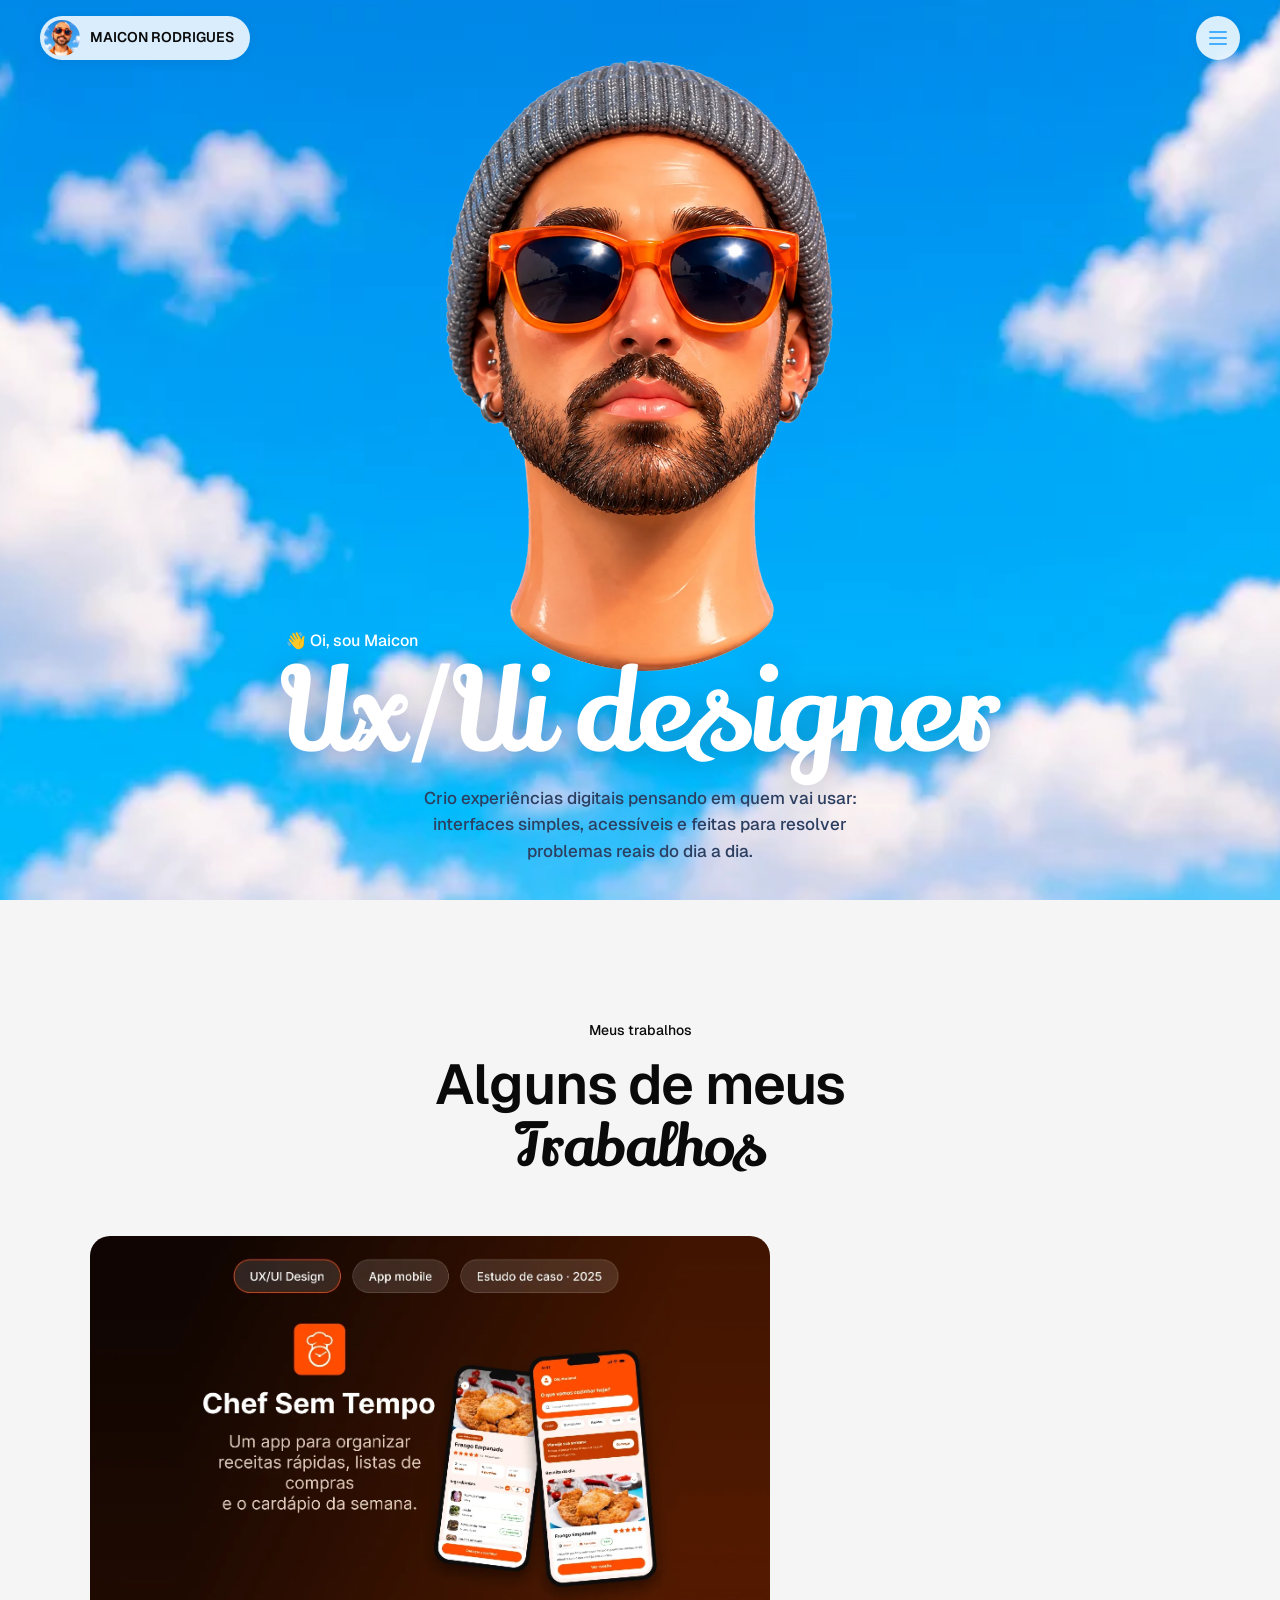
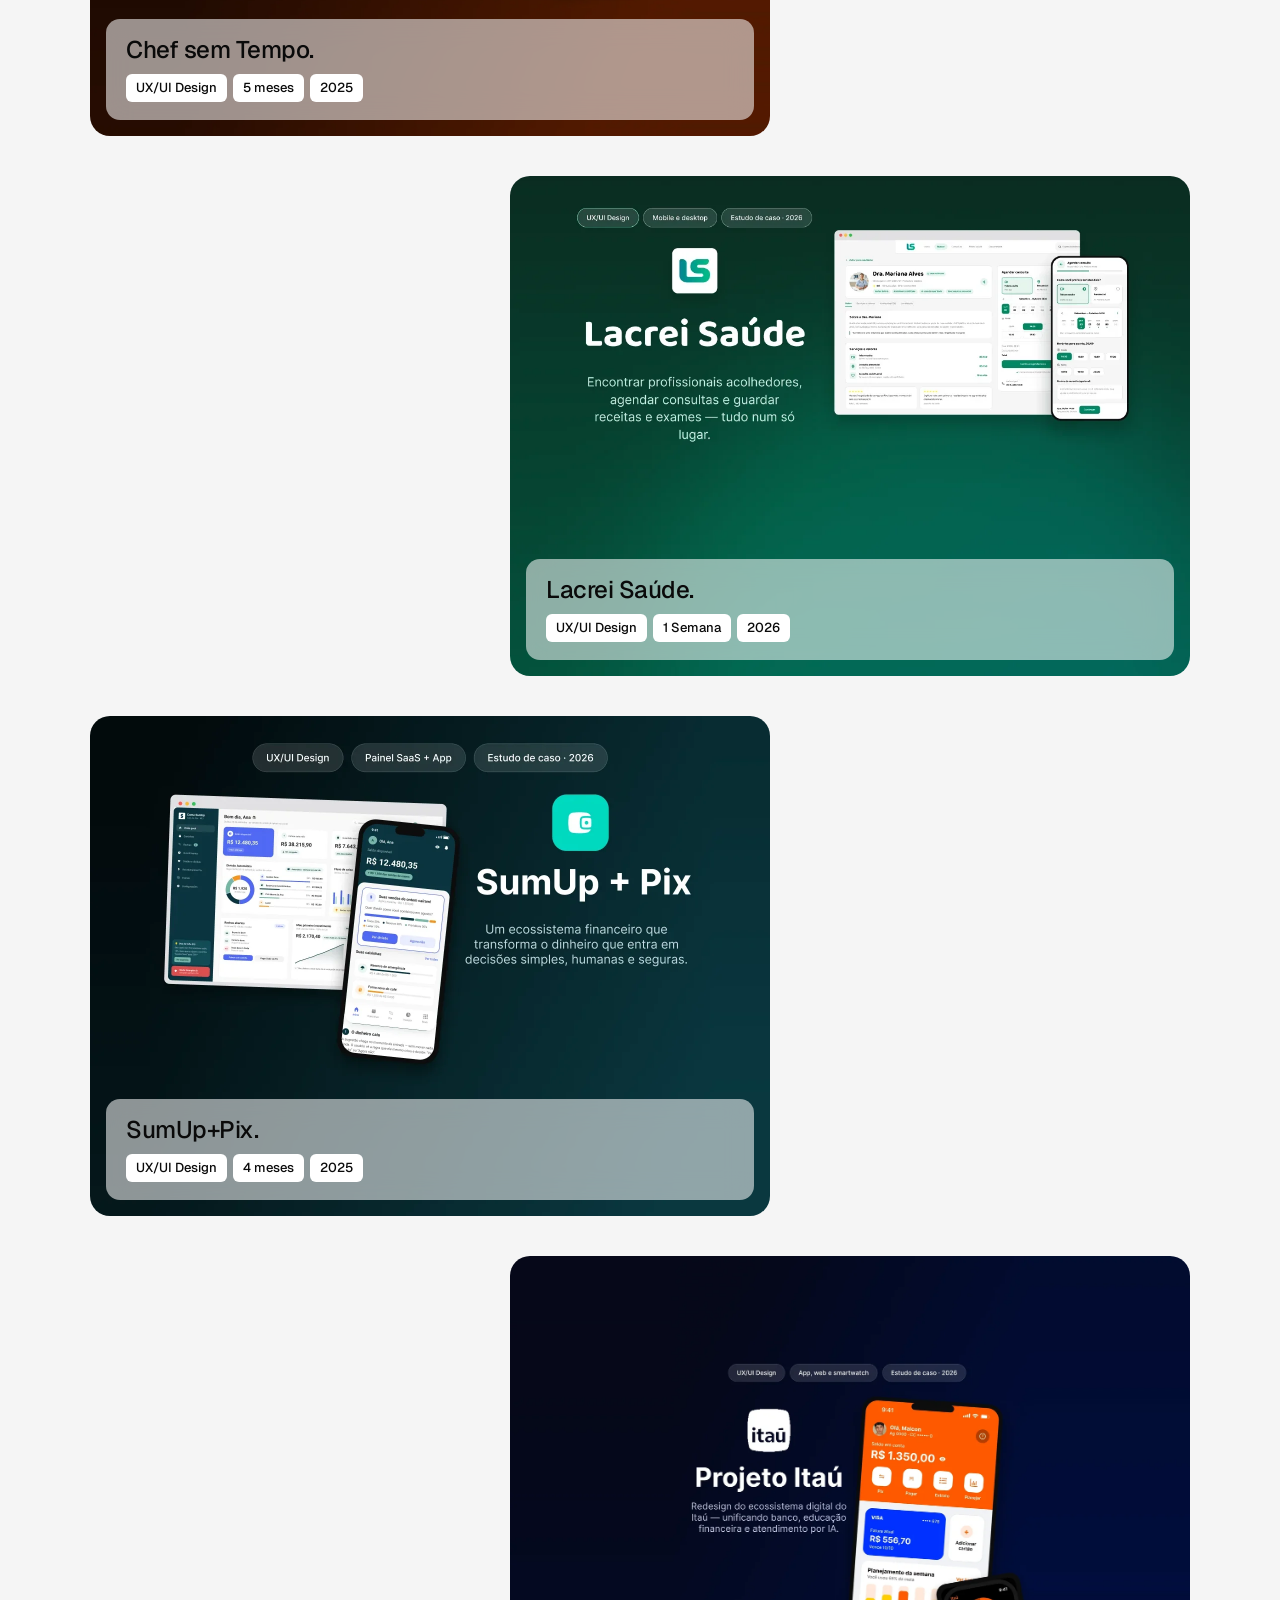
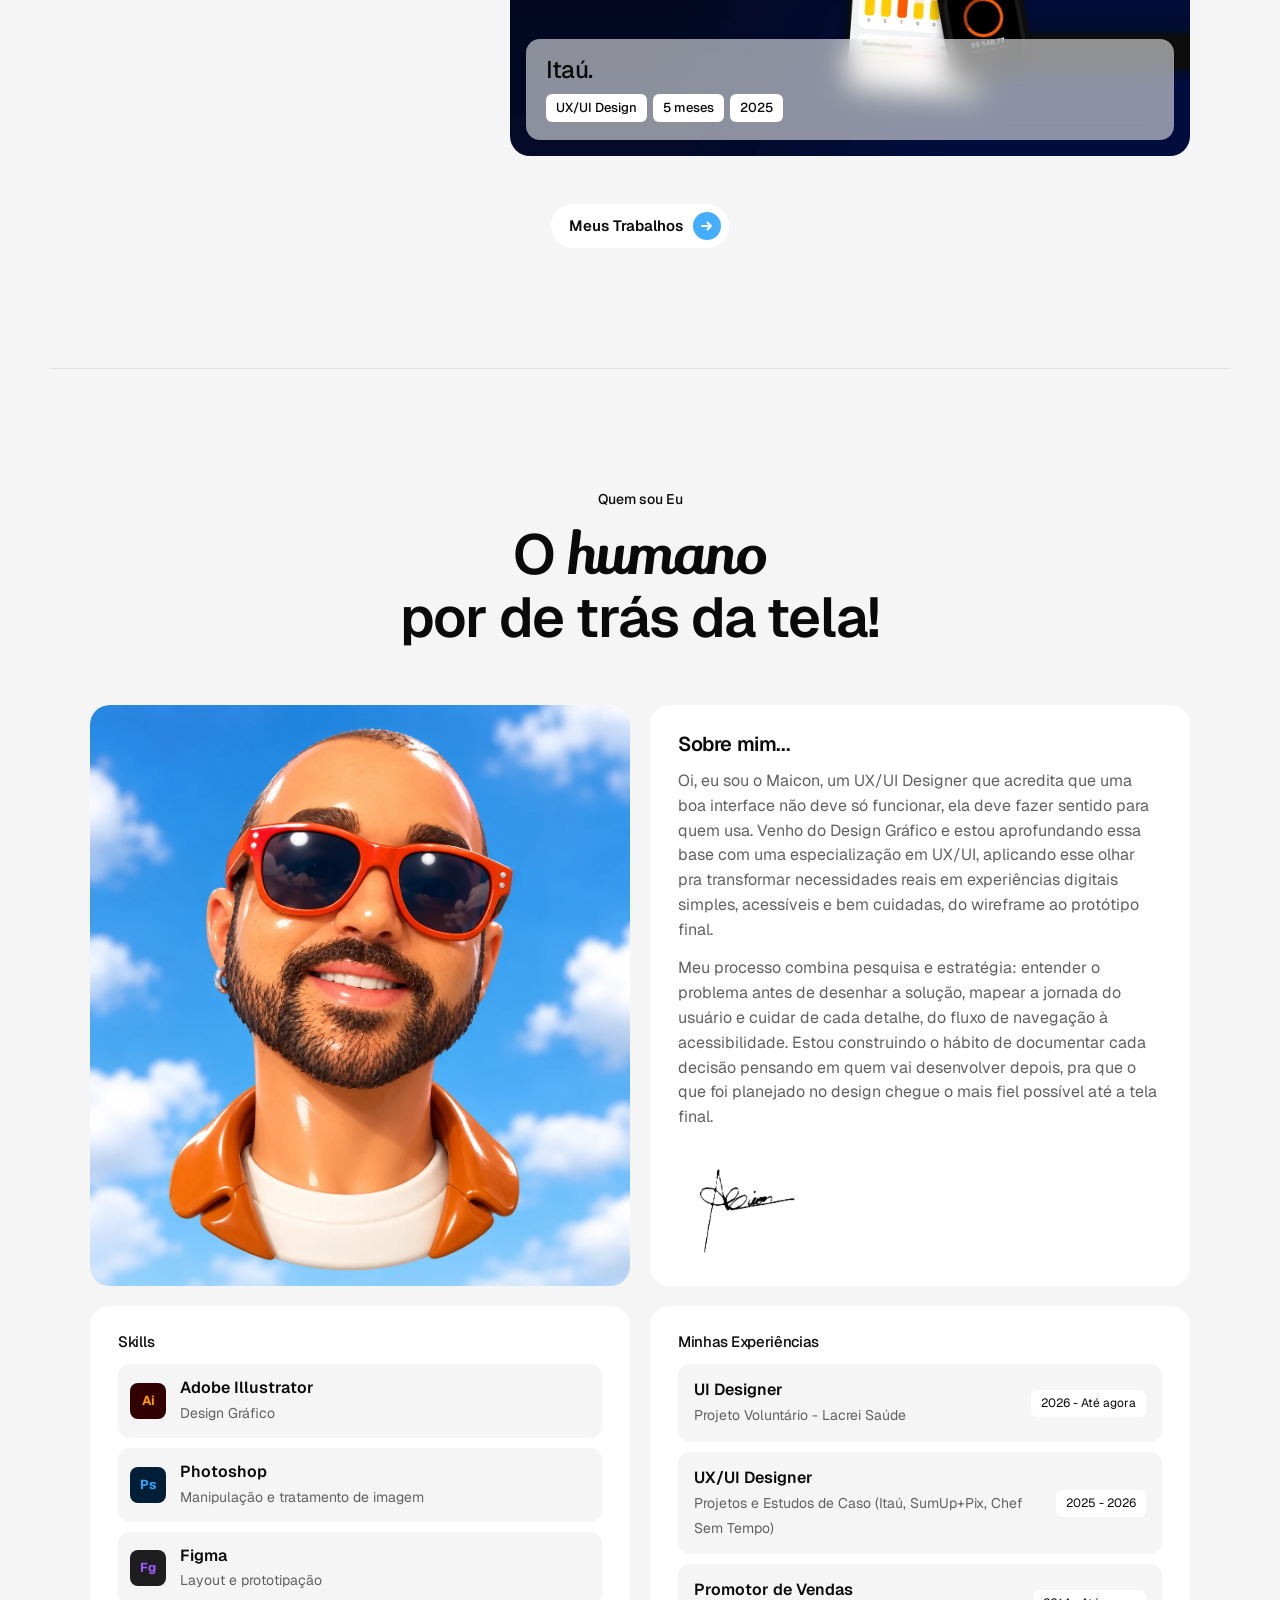
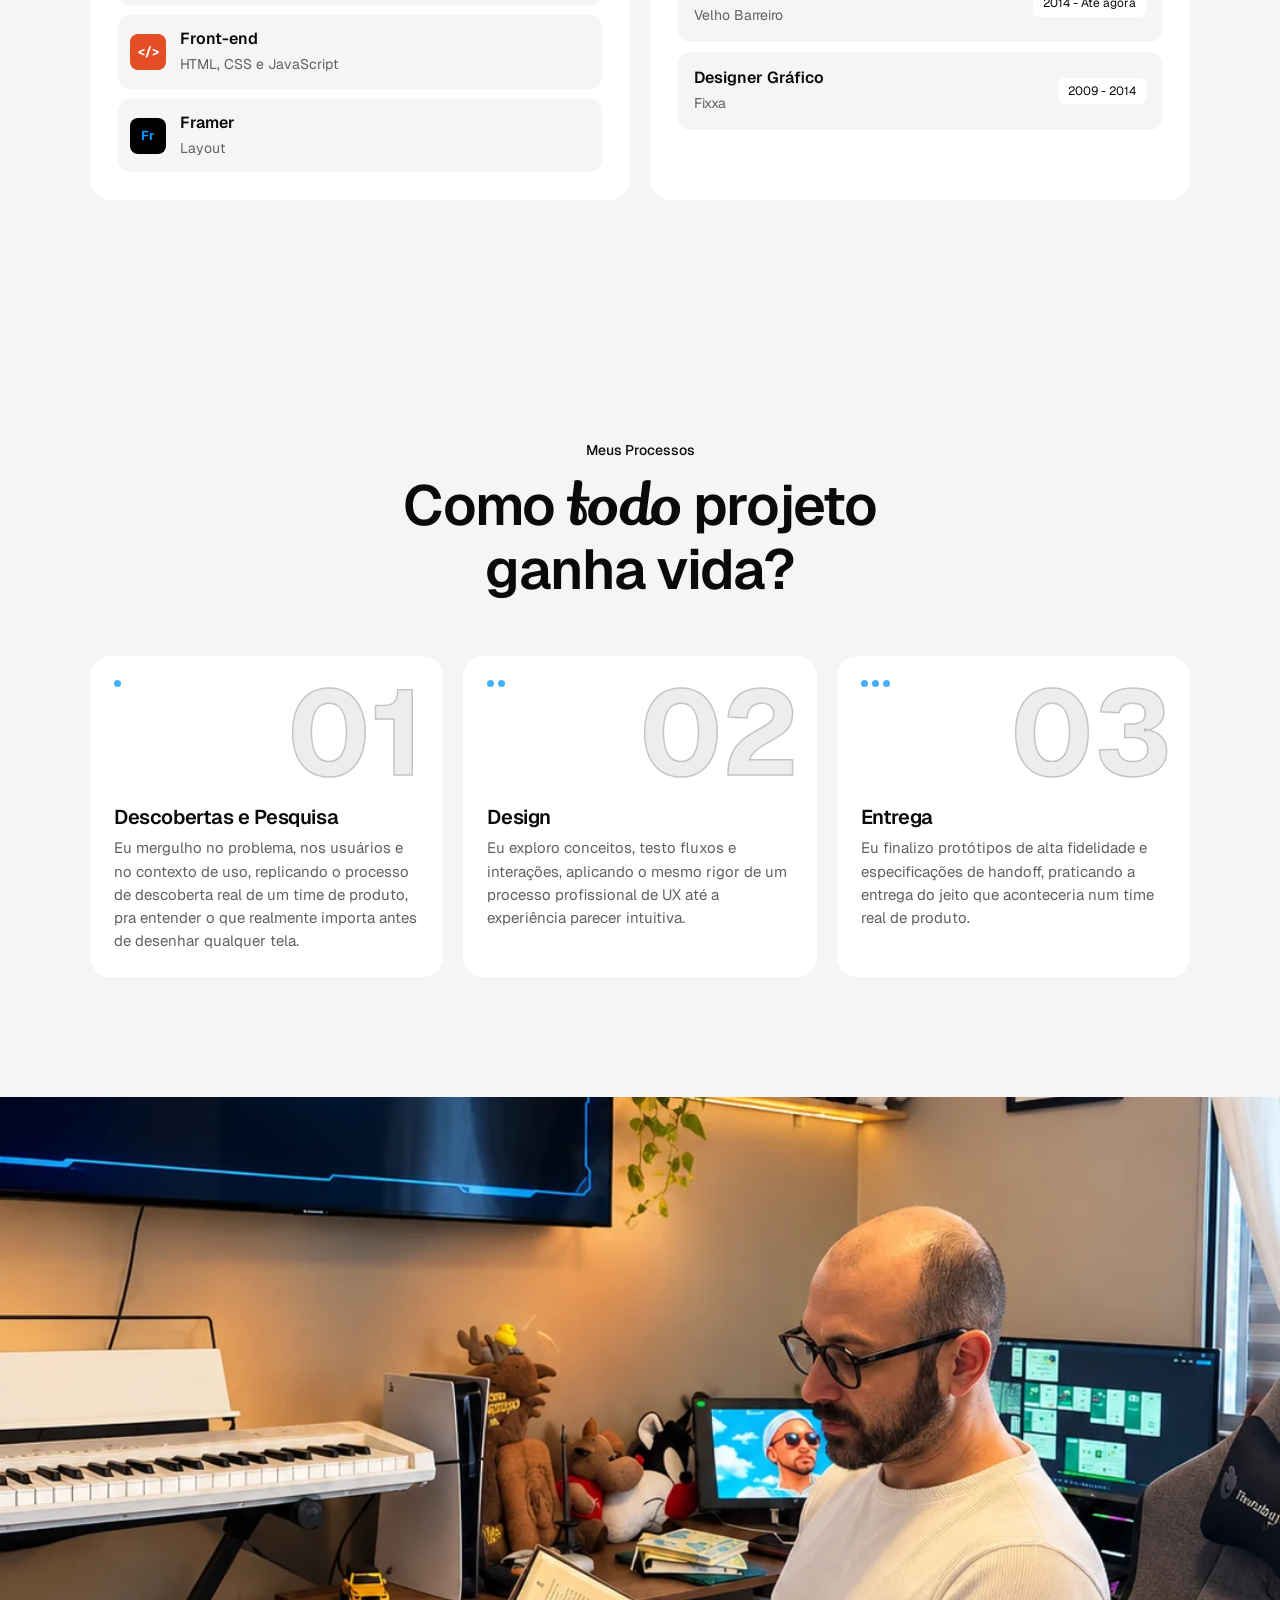
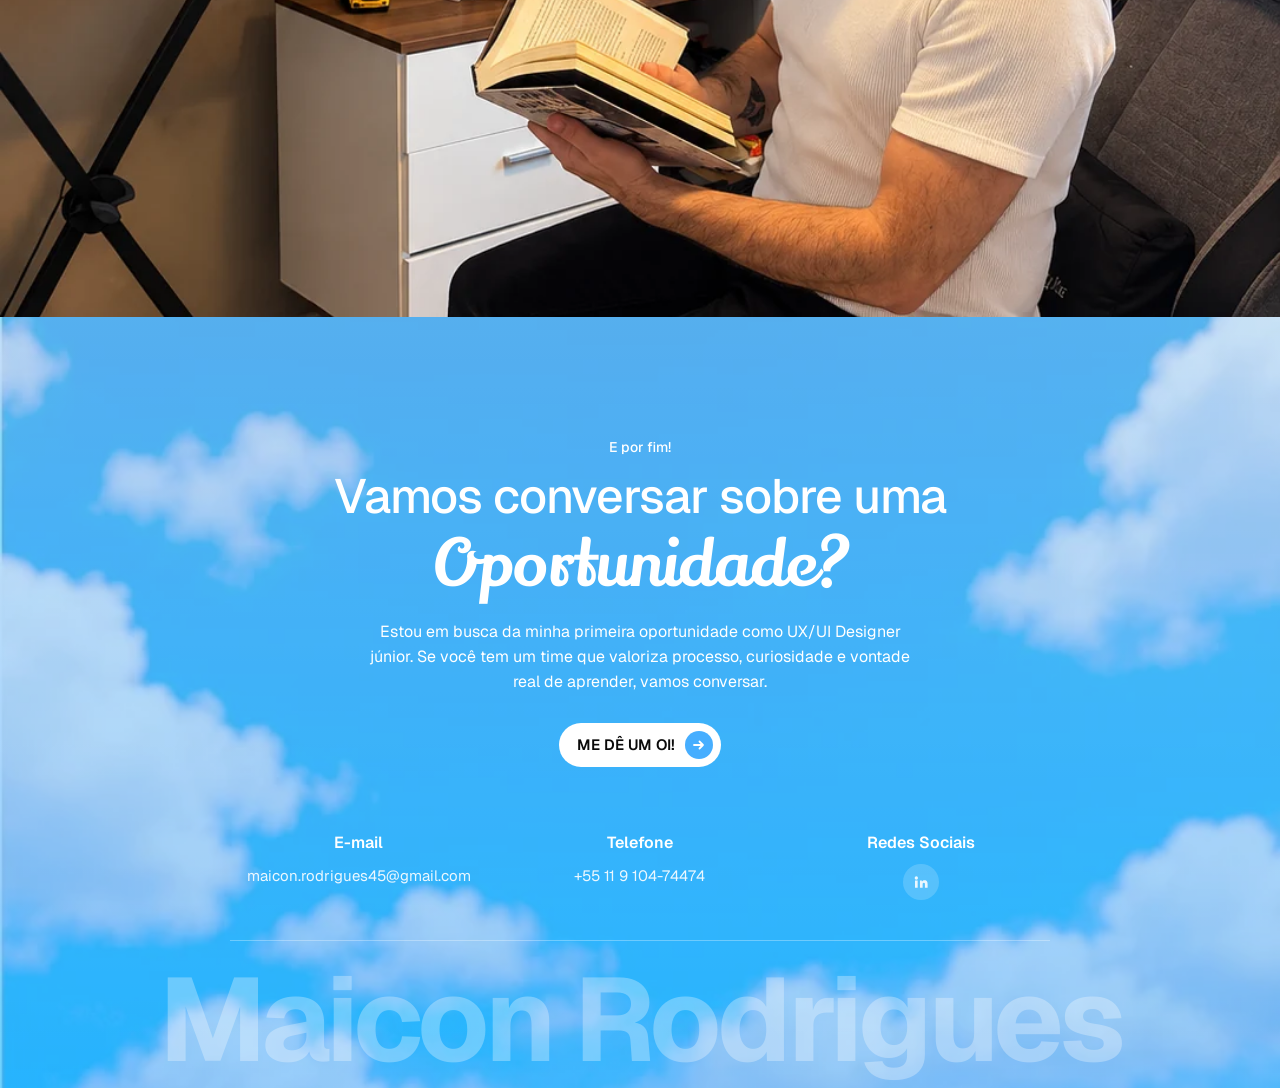
<file: index.html>
<!doctype html>
<html lang="pt-BR">
<head>
<meta charset="utf-8">
<meta name="viewport" content="width=device-width, initial-scale=1">
<title>Maicon Rodrigues - UX/UI Designer</title>
<meta name="description" content="Maicon é UX/UI designer, ajudando marcas a criar experiências digitais simples e acessíveis que resolvem problemas reais do dia a dia dos usuários.">
<link rel="canonical" href="https://portfmaicon.com.br/">
<meta property="og:type" content="website">
<meta property="og:title" content="Maicon Rodrigues - UX/UI Designer">
<meta property="og:description" content="Maicon é UX/UI designer, ajudando marcas a criar experiências digitais simples e acessíveis que resolvem problemas reais do dia a dia dos usuários.">
<meta property="og:url" content="https://portfmaicon.com.br/">
<meta property="og:image" content="https://portfmaicon.com.br/img/geral/og.jpg">
<meta name="twitter:card" content="summary_large_image">
<link rel="icon" href="img/geral/favicon.png">
<link rel="apple-touch-icon" href="img/geral/favicon.png">
<link rel="preconnect" href="https://fonts.googleapis.com">
<link rel="preconnect" href="https://fonts.gstatic.com" crossorigin>
<link href="https://fonts.googleapis.com/css2?family=Geist:wght@400;500;600;700&family=Lily+Script+One&display=swap" rel="stylesheet">
<link rel="stylesheet" href="css/style.css?v=6">
</head>
<body>
<header class="nav">
  <a class="nav__marca" href="index.html">
    <img src="img/geral/avatar-mini.webp" alt="" width="40" height="40">
    <span>MAICON RODRIGUES</span>
  </a>
  <button class="nav__botao" aria-label="Abrir menu" aria-expanded="false" aria-controls="menu">
    <span></span><span></span><span></span>
  </button>
</header>
<nav class="menu" id="menu" aria-hidden="true">
  <ul>
    <li><a href="index.html">Início</a></li>
    <li><a href="projects/index.html">Projetos</a></li>
    <li><a href="index.html#sobre">Sobre</a></li>
    <li><a href="contact-me/index.html">Contato</a></li>
  </ul>
  <a class="menu__linkedin" href="https://linkedin.com/in/maiconrodri" target="_blank" rel="noopener">LinkedIn</a>
</nav>
<main>
<section class="hero">
  <img class="hero__ceu" src="img/geral/ceu.webp" alt="" aria-hidden="true">
  <div class="hero__palco">
    <div class="hero__flutua">
      <div class="hero__avatar">
      <img src="img/avatar/centro.webp" alt="Avatar 3D de Maicon" data-olhar="centro" class=ativo>
      <img src="img/avatar/esquerda.webp" alt="" data-olhar="esquerda">
      <img src="img/avatar/direita.webp" alt="" data-olhar="direita">
      <img src="img/avatar/cima.webp" alt="" data-olhar="cima">
      <img src="img/avatar/baixo.webp" alt="" data-olhar="baixo">
      </div>
    </div>
  </div>
  <div class="hero__base">
    <div class="hero__titulo">
      <p class="hero__oi">👋 Oi, sou Maicon</p>
      <h1 class="script">Ux/Ui designer</h1>
    </div>
    <p class="hero__texto">Crio experiências digitais pensando em quem vai usar: interfaces simples, acessíveis e feitas para resolver problemas reais do dia a dia.</p>
  </div>
</section>

<section class="secao" id="trabalhos">
  <div class="secao__cabeca revelar">
    <p class="rotulo">Meus trabalhos</p>
    <h2>Alguns de meus <span class="script script--bloco">Trabalhos</span></h2>
  </div>
  <div class="zigue">
<a class="card card--esq revelar" href="projects/chef-sem-tempo/index.html">
  <img src="img/projetos/chef-card.webp" alt="Capa do projeto Chef sem Tempo" loading="lazy">
  <div class="card__info">
    <h3>Chef sem Tempo.</h3>
    <ul class="tags"><li>UX/UI Design</li><li>5 meses</li><li>2025</li></ul>
  </div>
</a>
<a class="card card--dir revelar" href="projects/lacreisaude/index.html">
  <img src="img/projetos/lacrei-card.webp" alt="Capa do projeto Lacrei Saúde" loading="lazy">
  <div class="card__info">
    <h3>Lacrei Saúde.</h3>
    <ul class="tags"><li>UX/UI Design</li><li>1 Semana</li><li>2026</li></ul>
  </div>
</a>
<a class="card card--esq revelar" href="projects/sumup-pix/index.html">
  <img src="img/projetos/sumup-card.webp" alt="Capa do projeto SumUp+Pix" loading="lazy">
  <div class="card__info">
    <h3>SumUp+Pix.</h3>
    <ul class="tags"><li>UX/UI Design</li><li>4 meses</li><li>2025</li></ul>
  </div>
</a>
<a class="card card--dir revelar" href="projects/projetoitau/index.html">
  <img src="img/projetos/itau-card.webp" alt="Capa do projeto Itaú" loading="lazy">
  <div class="card__info">
    <h3>Itaú.</h3>
    <ul class="tags"><li>UX/UI Design</li><li>5 meses</li><li>2025</li></ul>
  </div>
</a>
  </div>
  <div class="centro"><a class="btn btn--branco" href="projects/index.html"><span>Meus Trabalhos</span><i><svg viewBox="0 0 16 16" aria-hidden="true"><path d="M3 8h9M8.5 4.5 12 8l-3.5 3.5" fill="none" stroke="currentColor" stroke-width="1.8" stroke-linecap="round" stroke-linejoin="round"/></svg></i></a></div>
</section>

<hr class="divisor">

<section class="secao" id="sobre">
  <div class="secao__cabeca revelar">
    <p class="rotulo">Quem sou Eu</p>
    <h2>O <span class="script">humano</span><br>por de trás da tela!</h2>
  </div>
  <div class="sobre">
    <figure class="sobre__foto revelar">
      <img src="img/geral/sobre.webp" alt="Avatar 3D de Maicon sorrindo de óculos escuros" loading="lazy">
    </figure>
    <div class="painel sobre__texto revelar">
      <h3>Sobre mim...</h3>
      <p>Oi, eu sou o Maicon, um UX/UI Designer que acredita que uma boa interface não deve só funcionar, ela deve fazer sentido para quem usa. Venho do Design Gráfico e estou aprofundando essa base com uma especialização em UX/UI, aplicando esse olhar pra transformar necessidades reais em experiências digitais simples, acessíveis e bem cuidadas, do wireframe ao protótipo final.</p>
      <p>Meu processo combina pesquisa e estratégia: entender o problema antes de desenhar a solução, mapear a jornada do usuário e cuidar de cada detalhe, do fluxo de navegação à acessibilidade. Estou construindo o hábito de documentar cada decisão pensando em quem vai desenvolver depois, pra que o que foi planejado no design chegue o mais fiel possível até a tela final.</p>
      <img class="sobre__assinatura" src="img/geral/assinatura.webp" alt="Assinatura de Maicon" loading="lazy">
    </div>
    <div class="painel revelar">
      <h3 class="painel__titulo">Skills</h3>
      <ul class="skills">
<li><span class="skill__icone" style="background:#330000;color:#ff9a00" aria-hidden="true">Ai</span><div><strong>Adobe Illustrator</strong><span>Design Gráfico</span></div></li>
<li><span class="skill__icone" style="background:#001e36;color:#31a8ff" aria-hidden="true">Ps</span><div><strong>Photoshop</strong><span>Manipulação e tratamento de imagem</span></div></li>
<li><span class="skill__icone" style="background:#1e1e1e;color:#a259ff" aria-hidden="true">Fg</span><div><strong>Figma</strong><span>Layout e prototipação</span></div></li>
<li><span class="skill__icone" style="background:#e44d26;color:#ffffff" aria-hidden="true">&lt;/&gt;</span><div><strong>Front-end</strong><span>HTML, CSS e JavaScript</span></div></li>
<li><span class="skill__icone" style="background:#000000;color:#0099ff" aria-hidden="true">Fr</span><div><strong>Framer</strong><span>Layout</span></div></li>
      </ul>
    </div>
    <div class="painel revelar">
      <h3 class="painel__titulo">Minhas Experiências</h3>
      <ul class="exps">
<li><div><strong>UI Designer</strong><span>Projeto Voluntário - Lacrei Saúde</span></div><em>2026 - Até agora</em></li>
<li><div><strong>UX/UI Designer</strong><span>Projetos e Estudos de Caso (Itaú, SumUp+Pix, Chef Sem Tempo)</span></div><em>2025 - 2026</em></li>
<li><div><strong>Promotor de Vendas</strong><span>Velho Barreiro</span></div><em>2014 - Até agora</em></li>
<li><div><strong>Designer Gráfico</strong><span>Fixxa</span></div><em>2009 - 2014</em></li>
      </ul>
    </div>
  </div>
</section>

<section class="secao">
  <div class="secao__cabeca revelar">
    <p class="rotulo">Meus Processos</p>
    <h2>Como <span class="script">todo</span> projeto<br>ganha vida?</h2>
  </div>
  <div class="processos">
<article class="processo revelar"><div class="processo__pontos"><i></i></div><span class="processo__num">01</span>
      <h3>Descobertas e Pesquisa</h3><p>Eu mergulho no problema, nos usuários e no contexto de uso, replicando o processo de descoberta real de um time de produto, pra entender o que realmente importa antes de desenhar qualquer tela.</p></article>
<article class="processo revelar"><div class="processo__pontos"><i></i><i></i></div><span class="processo__num">02</span>
      <h3>Design</h3><p>Eu exploro conceitos, testo fluxos e interações, aplicando o mesmo rigor de um processo profissional de UX até a experiência parecer intuitiva.</p></article>
<article class="processo revelar"><div class="processo__pontos"><i></i><i></i><i></i></div><span class="processo__num">03</span>
      <h3>Entrega</h3><p>Eu finalizo protótipos de alta fidelidade e especificações de handoff, praticando a entrega do jeito que aconteceria num time real de produto.</p></article>
  </div>
</section>

<figure class="foto-larga">
  <img src="img/geral/foto-lendo.webp" alt="Maicon lendo um livro no escritório" loading="lazy">
</figure>
</main>
<footer class="rodape">
  <img class="rodape__ceu" src="img/geral/ceu.webp" alt="" aria-hidden="true" loading="lazy">
  <div class="rodape__conteudo revelar">
    <p class="rotulo rotulo--claro">E por fim!</p>
    <h2 class="rodape__titulo">Vamos conversar sobre uma <span class="script">Oportunidade?</span></h2>
    <p class="rodape__texto">Estou em busca da minha primeira oportunidade como UX/UI Designer júnior. Se você tem um time que valoriza processo, curiosidade e vontade real de aprender, vamos conversar.</p>
    <a class="btn btn--branco" href="contact-me/index.html"><span>ME DÊ UM OI!</span><i><svg viewBox="0 0 16 16" aria-hidden="true"><path d="M3 8h9M8.5 4.5 12 8l-3.5 3.5" fill="none" stroke="currentColor" stroke-width="1.8" stroke-linecap="round" stroke-linejoin="round"/></svg></i></a>
    <div class="rodape__contatos">
      <div><span>E-mail</span><a href="mailto:maicon.rodrigues45@gmail.com">maicon.rodrigues45@gmail.com</a></div>
      <div><span>Telefone</span><a href="tel:+5511910474474">+55 11 9 104-74474</a></div>
      <div><span>Redes Sociais</span><a class="rodape__in" href="https://linkedin.com/in/maiconrodri" target="_blank" rel="noopener" aria-label="LinkedIn de Maicon Rodrigues"><svg viewBox="0 0 24 24" aria-hidden="true"><path fill="currentColor" d="M4.98 3.5a2.5 2.5 0 1 1 0 5 2.5 2.5 0 0 1 0-5ZM3 9.75h4v11H3v-11Zm6.5 0h3.8v1.5h.06c.53-1 1.83-2.06 3.77-2.06 4.03 0 4.77 2.65 4.77 6.1v5.46h-4v-4.84c0-1.15-.02-2.64-1.6-2.64-1.6 0-1.85 1.25-1.85 2.55v4.93h-4v-11Z"/></svg></a></div>
    </div>
  </div>
  <p class="rodape__nome" aria-hidden="true">Maicon Rodrigues</p>
</footer>
<script src="js/main.js?v=6"></script>
</body>
</html>
</file>
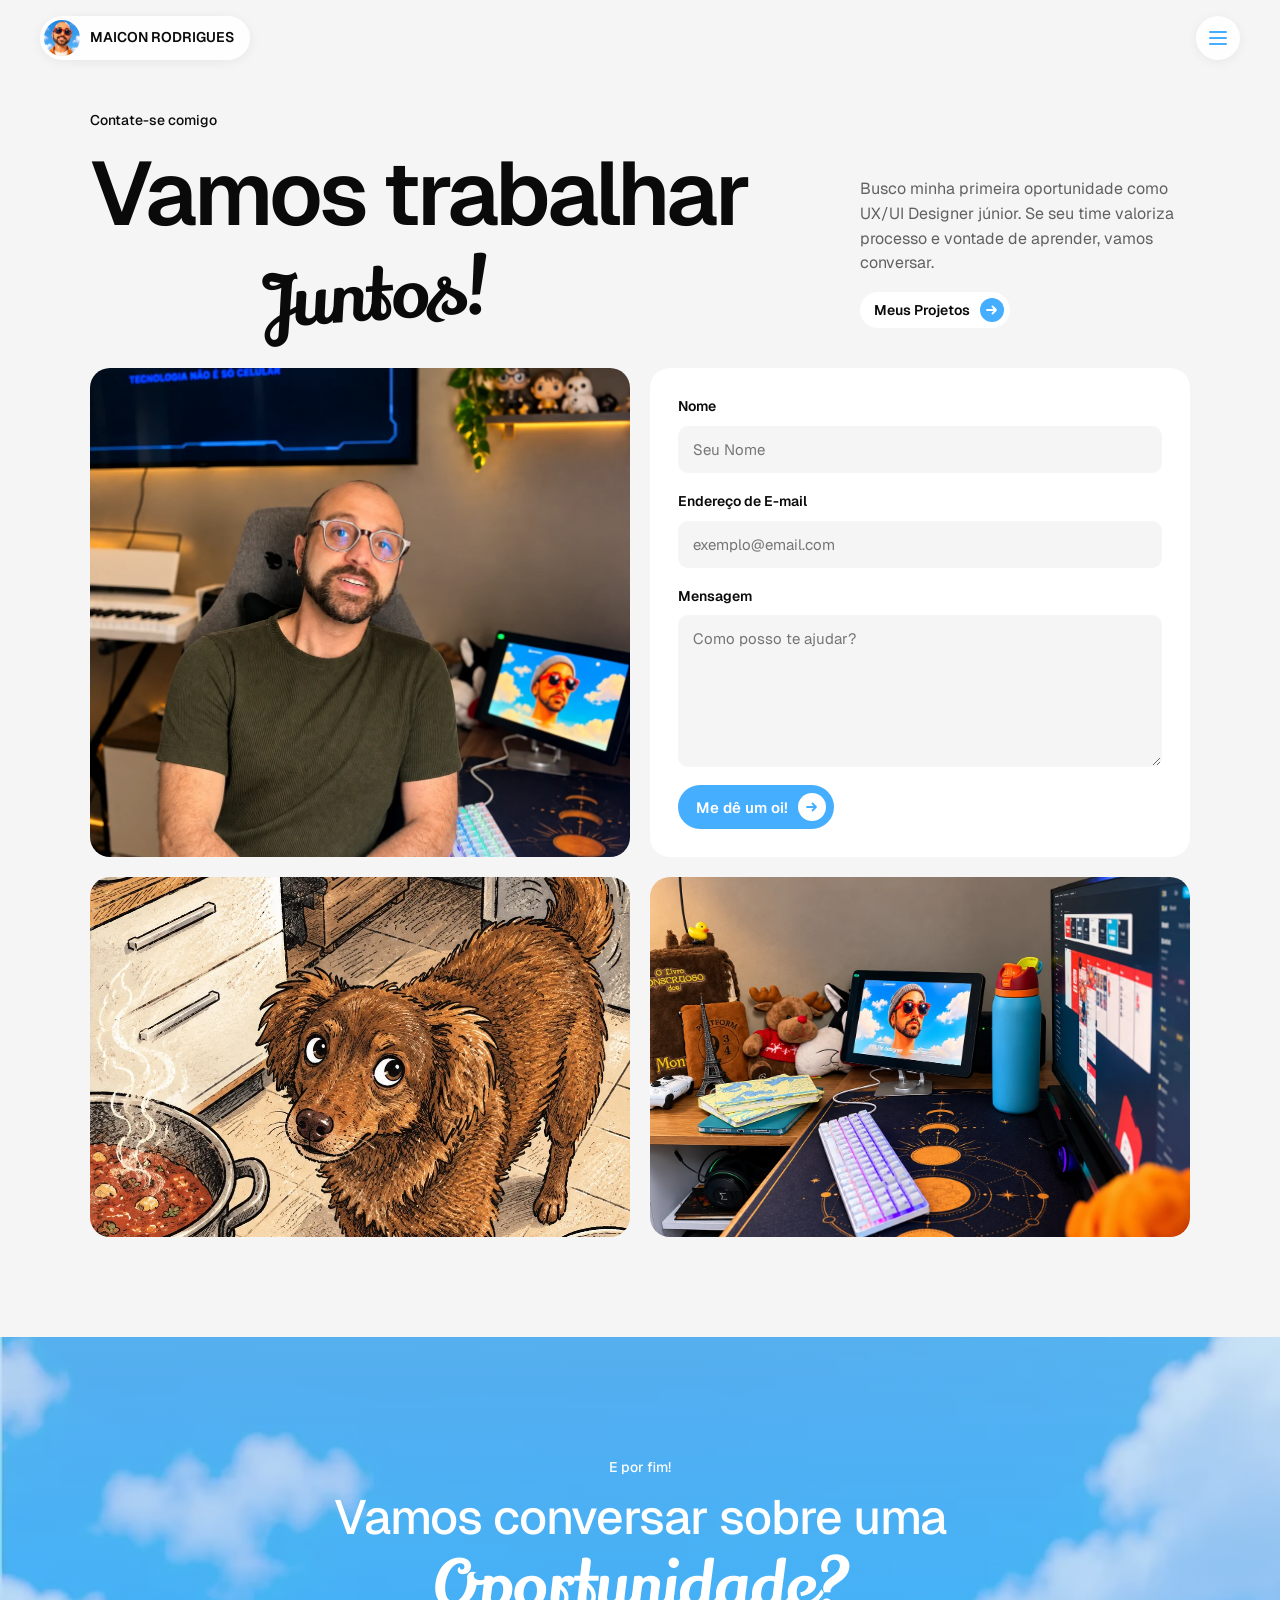
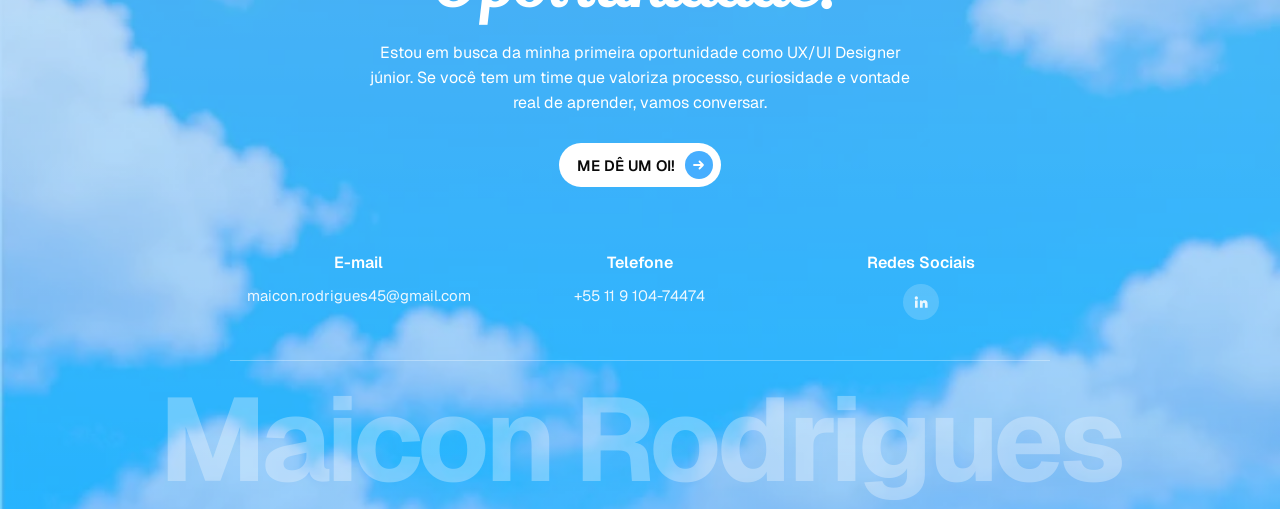
<file: contact-me/index.html>
<!doctype html>
<html lang="pt-BR">
<head>
<meta charset="utf-8">
<meta name="viewport" content="width=device-width, initial-scale=1">
<title>Contato | Maicon Rodrigues</title>
<meta name="description" content="Maicon é UX/UI designer, ajudando marcas a criar experiências digitais simples e acessíveis que resolvem problemas reais do dia a dia dos usuários.">
<link rel="canonical" href="https://portfmaicon.com.br/contact-me">
<meta property="og:type" content="website">
<meta property="og:title" content="Contato | Maicon Rodrigues">
<meta property="og:description" content="Maicon é UX/UI designer, ajudando marcas a criar experiências digitais simples e acessíveis que resolvem problemas reais do dia a dia dos usuários.">
<meta property="og:url" content="https://portfmaicon.com.br/contact-me">
<meta property="og:image" content="https://portfmaicon.com.br/img/geral/og.jpg">
<meta name="twitter:card" content="summary_large_image">
<link rel="icon" href="../img/geral/favicon.png">
<link rel="apple-touch-icon" href="../img/geral/favicon.png">
<link rel="preconnect" href="https://fonts.googleapis.com">
<link rel="preconnect" href="https://fonts.gstatic.com" crossorigin>
<link href="https://fonts.googleapis.com/css2?family=Geist:wght@400;500;600;700&family=Lily+Script+One&display=swap" rel="stylesheet">
<link rel="stylesheet" href="../css/style.css?v=6">
</head>
<body>
<header class="nav">
  <a class="nav__marca" href="../index.html">
    <img src="../img/geral/avatar-mini.webp" alt="" width="40" height="40">
    <span>MAICON RODRIGUES</span>
  </a>
  <button class="nav__botao" aria-label="Abrir menu" aria-expanded="false" aria-controls="menu">
    <span></span><span></span><span></span>
  </button>
</header>
<nav class="menu" id="menu" aria-hidden="true">
  <ul>
    <li><a href="../index.html">Início</a></li>
    <li><a href="../projects/index.html">Projetos</a></li>
    <li><a href="../index.html#sobre">Sobre</a></li>
    <li><a href="../contact-me/index.html">Contato</a></li>
  </ul>
  <a class="menu__linkedin" href="https://linkedin.com/in/maiconrodri" target="_blank" rel="noopener">LinkedIn</a>
</nav>
<main class="pagina">
<section class="topo">
  <div class="topo__esq">
    <p class="rotulo">Contate-se comigo</p>
    <h1>Vamos trabalhar<span class="script script--bloco topo__script topo__script--dir">Juntos!</span></h1>
  </div>
  <div class="topo__dir">
    <p>Busco minha primeira oportunidade como UX/UI Designer júnior. Se seu time valoriza processo e vontade de aprender, vamos conversar.</p>
    <a class="btn btn--branco btn--peq" href="../projects/index.html"><span>Meus Projetos</span><i><svg viewBox="0 0 16 16" aria-hidden="true"><path d="M3 8h9M8.5 4.5 12 8l-3.5 3.5" fill="none" stroke="currentColor" stroke-width="1.8" stroke-linecap="round" stroke-linejoin="round"/></svg></i></a>
  </div>
</section>
<div class="contato">
  <figure class="contato__foto revelar"><img src="../img/geral/foto-contato.webp" alt="Maicon no seu espaço de trabalho" loading="lazy"></figure>
  <form class="painel form revelar" name="contato" method="POST" action="/contato.php">
    <p class="escondido" aria-hidden="true"><label>Não preencha: <input name="site" tabindex="-1" autocomplete="off"></label></p>
    <label>Nome<input type="text" name="nome" placeholder="Seu Nome" required autocomplete="name"></label>
    <label>Endereço de E-mail<input type="email" name="email" placeholder="exemplo@email.com" required autocomplete="email"></label>
    <label class="form__mensagem">Mensagem<textarea name="mensagem" rows="6" placeholder="Como posso te ajudar?" required></textarea></label>
    <button class="btn btn--azul" type="submit"><span>Me dê um oi!</span><i><svg viewBox="0 0 16 16" aria-hidden="true"><path d="M3 8h9M8.5 4.5 12 8l-3.5 3.5" fill="none" stroke="currentColor" stroke-width="1.8" stroke-linecap="round" stroke-linejoin="round"/></svg></i></button>
  </form>
  <figure class="contato__img revelar"><img src="../img/geral/mel.webp" alt="Ilustração da Mel, cachorra do Maicon" loading="lazy"></figure>
  <figure class="contato__img revelar"><img src="../img/geral/mesa.webp" alt="Mesa de trabalho do Maicon" loading="lazy"></figure>
</div>
</main>
<footer class="rodape">
  <img class="rodape__ceu" src="../img/geral/ceu.webp" alt="" aria-hidden="true" loading="lazy">
  <div class="rodape__conteudo revelar">
    <p class="rotulo rotulo--claro">E por fim!</p>
    <h2 class="rodape__titulo">Vamos conversar sobre uma <span class="script">Oportunidade?</span></h2>
    <p class="rodape__texto">Estou em busca da minha primeira oportunidade como UX/UI Designer júnior. Se você tem um time que valoriza processo, curiosidade e vontade real de aprender, vamos conversar.</p>
    <a class="btn btn--branco" href="../contact-me/index.html"><span>ME DÊ UM OI!</span><i><svg viewBox="0 0 16 16" aria-hidden="true"><path d="M3 8h9M8.5 4.5 12 8l-3.5 3.5" fill="none" stroke="currentColor" stroke-width="1.8" stroke-linecap="round" stroke-linejoin="round"/></svg></i></a>
    <div class="rodape__contatos">
      <div><span>E-mail</span><a href="mailto:maicon.rodrigues45@gmail.com">maicon.rodrigues45@gmail.com</a></div>
      <div><span>Telefone</span><a href="tel:+5511910474474">+55 11 9 104-74474</a></div>
      <div><span>Redes Sociais</span><a class="rodape__in" href="https://linkedin.com/in/maiconrodri" target="_blank" rel="noopener" aria-label="LinkedIn de Maicon Rodrigues"><svg viewBox="0 0 24 24" aria-hidden="true"><path fill="currentColor" d="M4.98 3.5a2.5 2.5 0 1 1 0 5 2.5 2.5 0 0 1 0-5ZM3 9.75h4v11H3v-11Zm6.5 0h3.8v1.5h.06c.53-1 1.83-2.06 3.77-2.06 4.03 0 4.77 2.65 4.77 6.1v5.46h-4v-4.84c0-1.15-.02-2.64-1.6-2.64-1.6 0-1.85 1.25-1.85 2.55v4.93h-4v-11Z"/></svg></a></div>
    </div>
  </div>
  <p class="rodape__nome" aria-hidden="true">Maicon Rodrigues</p>
</footer>
<script src="../js/main.js?v=6"></script>
</body>
</html>
</file>
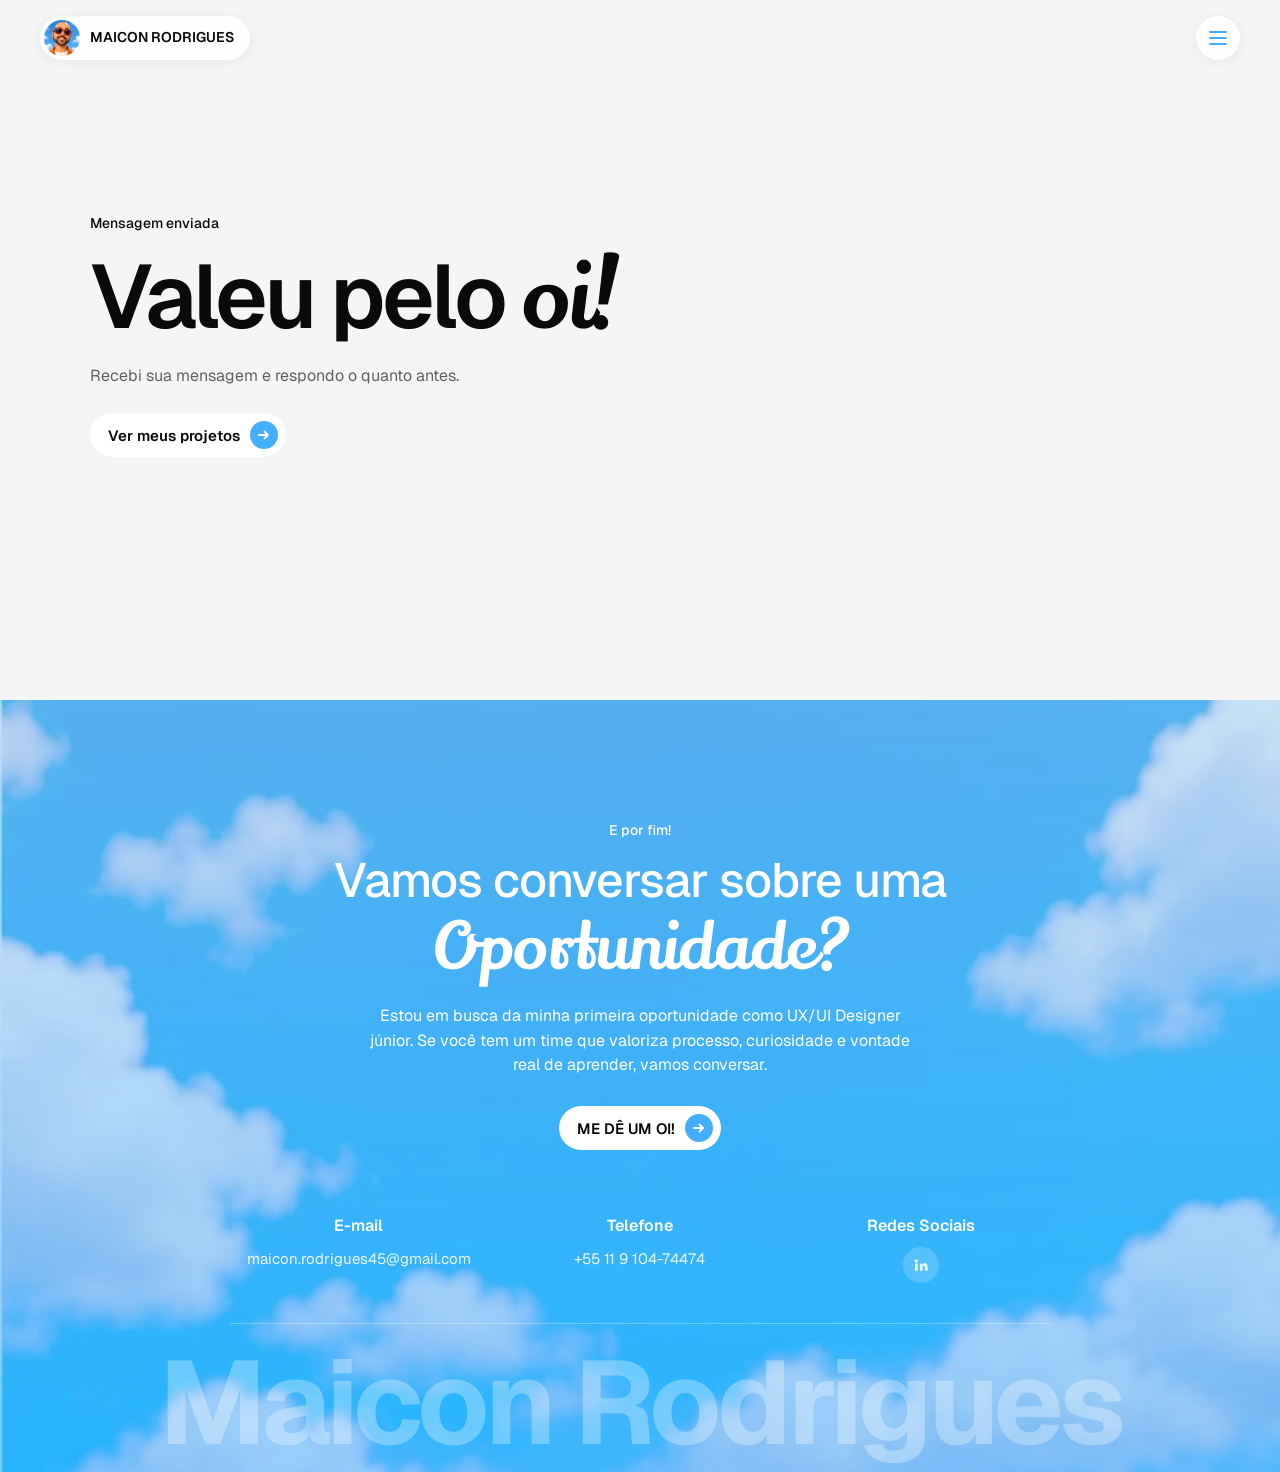
<file: obrigado/index.html>
<!doctype html>
<html lang="pt-BR">
<head>
<meta charset="utf-8">
<meta name="viewport" content="width=device-width, initial-scale=1">
<title>Obrigado | Maicon Rodrigues</title>
<meta name="description" content="Maicon é UX/UI designer, ajudando marcas a criar experiências digitais simples e acessíveis que resolvem problemas reais do dia a dia dos usuários.">
<link rel="canonical" href="https://portfmaicon.com.br/obrigado">
<meta property="og:type" content="website">
<meta property="og:title" content="Obrigado | Maicon Rodrigues">
<meta property="og:description" content="Maicon é UX/UI designer, ajudando marcas a criar experiências digitais simples e acessíveis que resolvem problemas reais do dia a dia dos usuários.">
<meta property="og:url" content="https://portfmaicon.com.br/obrigado">
<meta property="og:image" content="https://portfmaicon.com.br/img/geral/og.jpg">
<meta name="twitter:card" content="summary_large_image">
<link rel="icon" href="../img/geral/favicon.png">
<link rel="apple-touch-icon" href="../img/geral/favicon.png">
<link rel="preconnect" href="https://fonts.googleapis.com">
<link rel="preconnect" href="https://fonts.gstatic.com" crossorigin>
<link href="https://fonts.googleapis.com/css2?family=Geist:wght@400;500;600;700&family=Lily+Script+One&display=swap" rel="stylesheet">
<link rel="stylesheet" href="../css/style.css?v=6">
</head>
<body>
<header class="nav">
  <a class="nav__marca" href="../index.html">
    <img src="../img/geral/avatar-mini.webp" alt="" width="40" height="40">
    <span>MAICON RODRIGUES</span>
  </a>
  <button class="nav__botao" aria-label="Abrir menu" aria-expanded="false" aria-controls="menu">
    <span></span><span></span><span></span>
  </button>
</header>
<nav class="menu" id="menu" aria-hidden="true">
  <ul>
    <li><a href="../index.html">Início</a></li>
    <li><a href="../projects/index.html">Projetos</a></li>
    <li><a href="../index.html#sobre">Sobre</a></li>
    <li><a href="../contact-me/index.html">Contato</a></li>
  </ul>
  <a class="menu__linkedin" href="https://linkedin.com/in/maiconrodri" target="_blank" rel="noopener">LinkedIn</a>
</nav>
<main class="pagina">
<section class="topo topo--simples">
  <div class="topo__esq">
    <p class="rotulo">Mensagem enviada</p>
    <h1>Valeu pelo <span class="script">oi!</span></h1>
    <p class="topo__nota">Recebi sua mensagem e respondo o quanto antes.</p>
    <a class="btn btn--branco" href="../projects/index.html"><span>Ver meus projetos</span><i><svg viewBox="0 0 16 16" aria-hidden="true"><path d="M3 8h9M8.5 4.5 12 8l-3.5 3.5" fill="none" stroke="currentColor" stroke-width="1.8" stroke-linecap="round" stroke-linejoin="round"/></svg></i></a>
  </div>
</section>
</main>
<footer class="rodape">
  <img class="rodape__ceu" src="../img/geral/ceu.webp" alt="" aria-hidden="true" loading="lazy">
  <div class="rodape__conteudo revelar">
    <p class="rotulo rotulo--claro">E por fim!</p>
    <h2 class="rodape__titulo">Vamos conversar sobre uma <span class="script">Oportunidade?</span></h2>
    <p class="rodape__texto">Estou em busca da minha primeira oportunidade como UX/UI Designer júnior. Se você tem um time que valoriza processo, curiosidade e vontade real de aprender, vamos conversar.</p>
    <a class="btn btn--branco" href="../contact-me/index.html"><span>ME DÊ UM OI!</span><i><svg viewBox="0 0 16 16" aria-hidden="true"><path d="M3 8h9M8.5 4.5 12 8l-3.5 3.5" fill="none" stroke="currentColor" stroke-width="1.8" stroke-linecap="round" stroke-linejoin="round"/></svg></i></a>
    <div class="rodape__contatos">
      <div><span>E-mail</span><a href="mailto:maicon.rodrigues45@gmail.com">maicon.rodrigues45@gmail.com</a></div>
      <div><span>Telefone</span><a href="tel:+5511910474474">+55 11 9 104-74474</a></div>
      <div><span>Redes Sociais</span><a class="rodape__in" href="https://linkedin.com/in/maiconrodri" target="_blank" rel="noopener" aria-label="LinkedIn de Maicon Rodrigues"><svg viewBox="0 0 24 24" aria-hidden="true"><path fill="currentColor" d="M4.98 3.5a2.5 2.5 0 1 1 0 5 2.5 2.5 0 0 1 0-5ZM3 9.75h4v11H3v-11Zm6.5 0h3.8v1.5h.06c.53-1 1.83-2.06 3.77-2.06 4.03 0 4.77 2.65 4.77 6.1v5.46h-4v-4.84c0-1.15-.02-2.64-1.6-2.64-1.6 0-1.85 1.25-1.85 2.55v4.93h-4v-11Z"/></svg></a></div>
    </div>
  </div>
  <p class="rodape__nome" aria-hidden="true">Maicon Rodrigues</p>
</footer>
<script src="../js/main.js?v=6"></script>
</body>
</html>
</file>
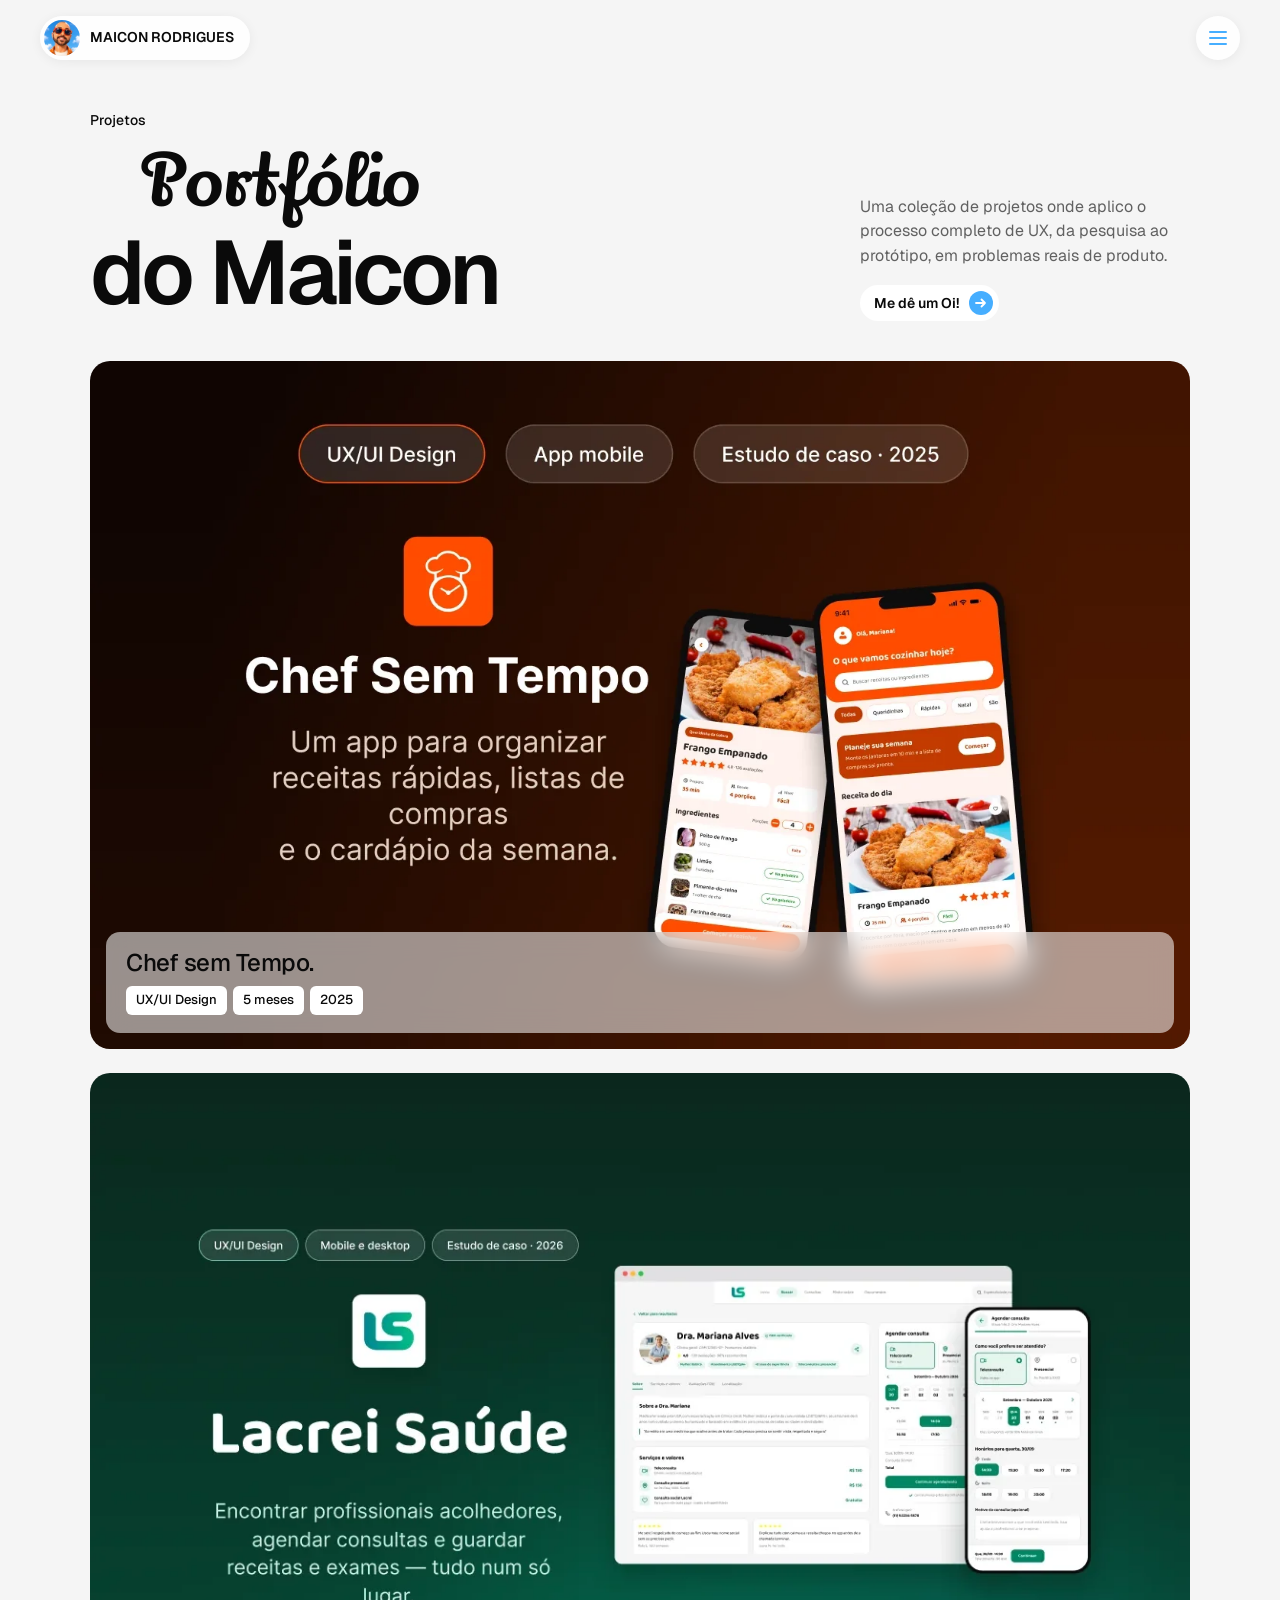
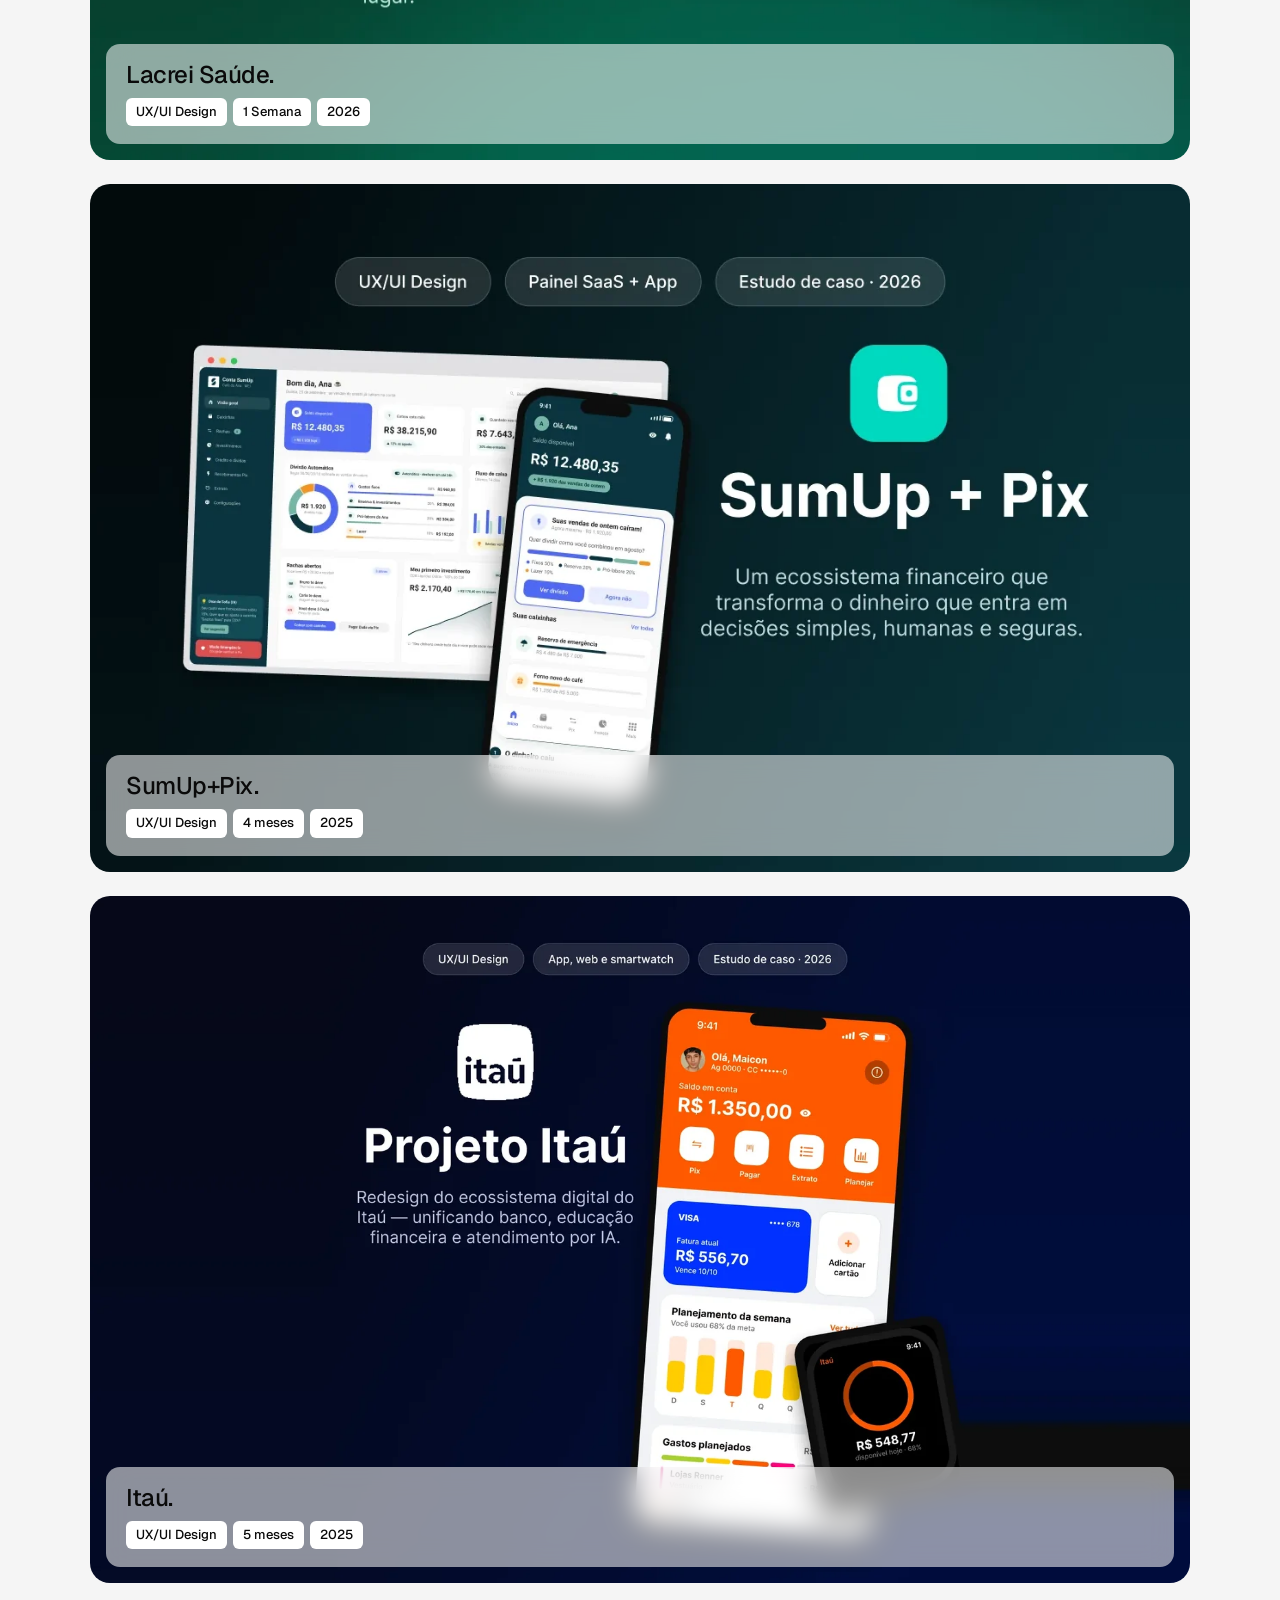
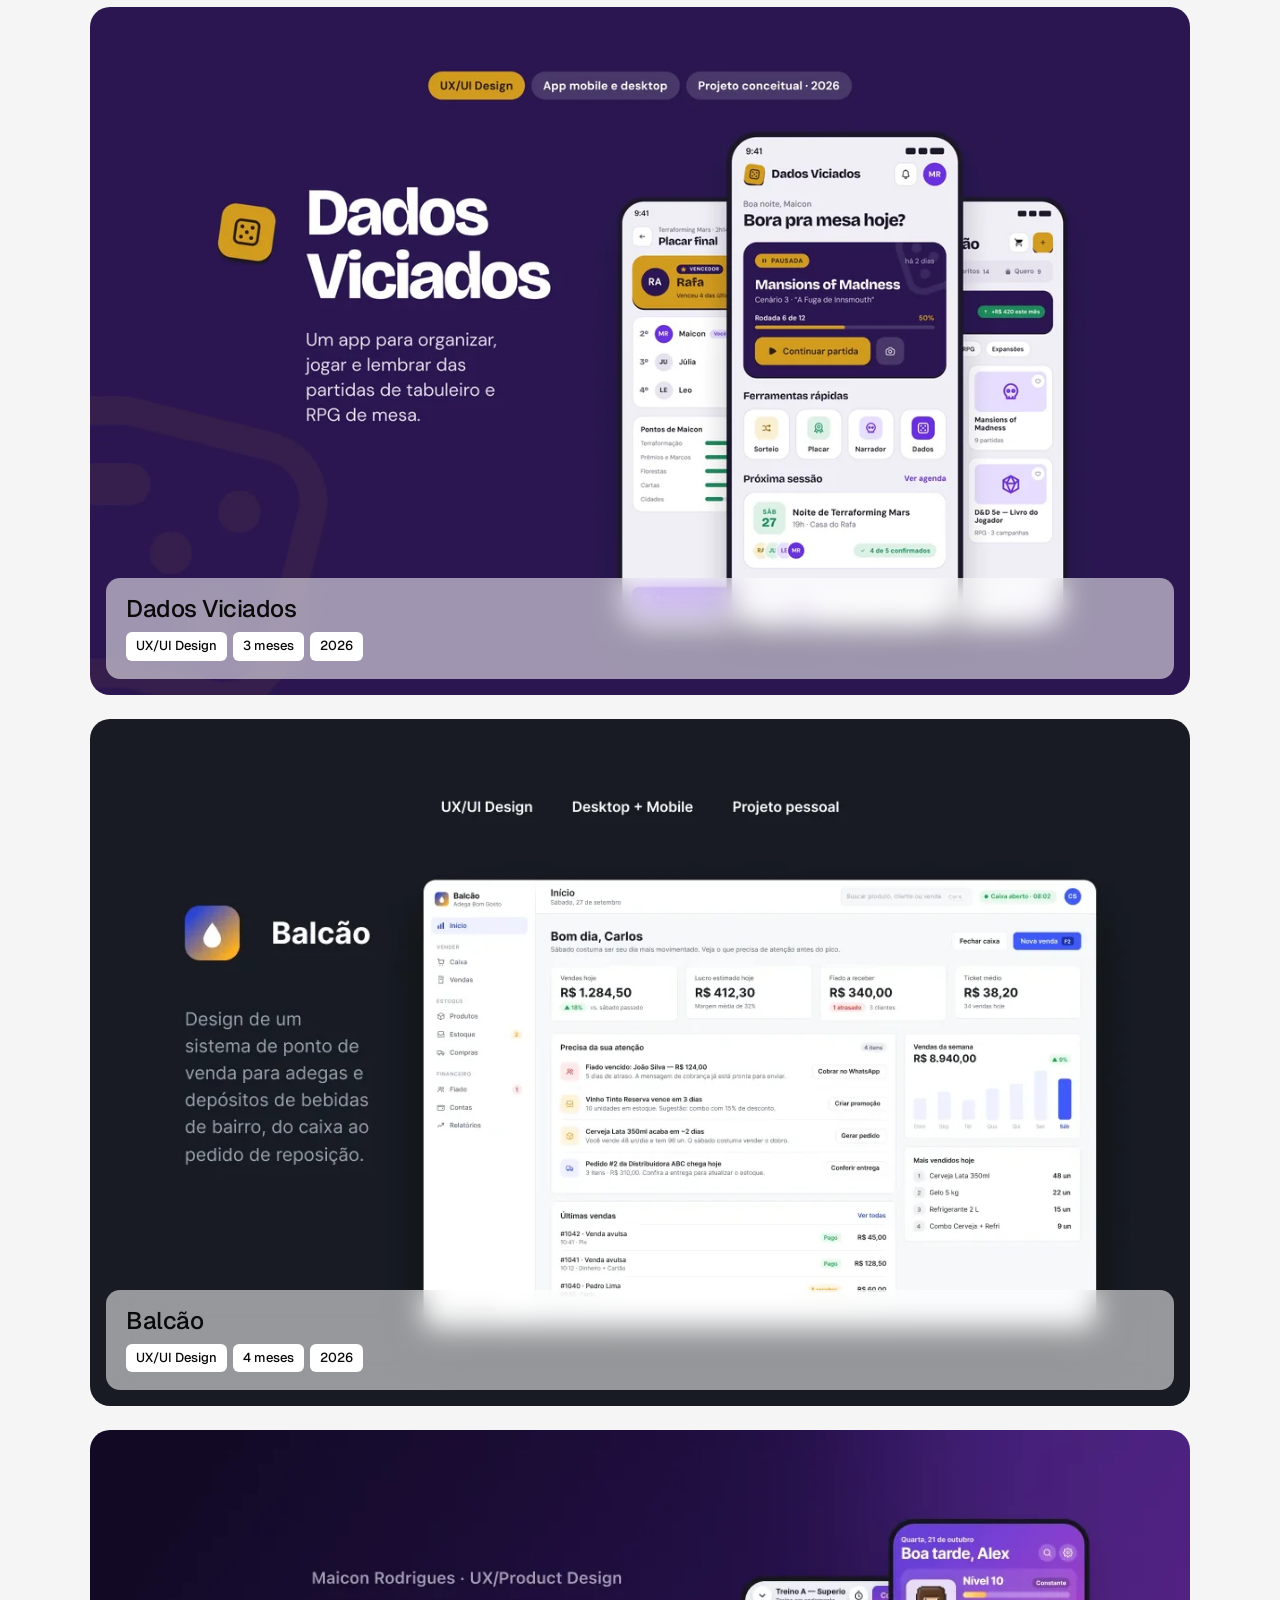
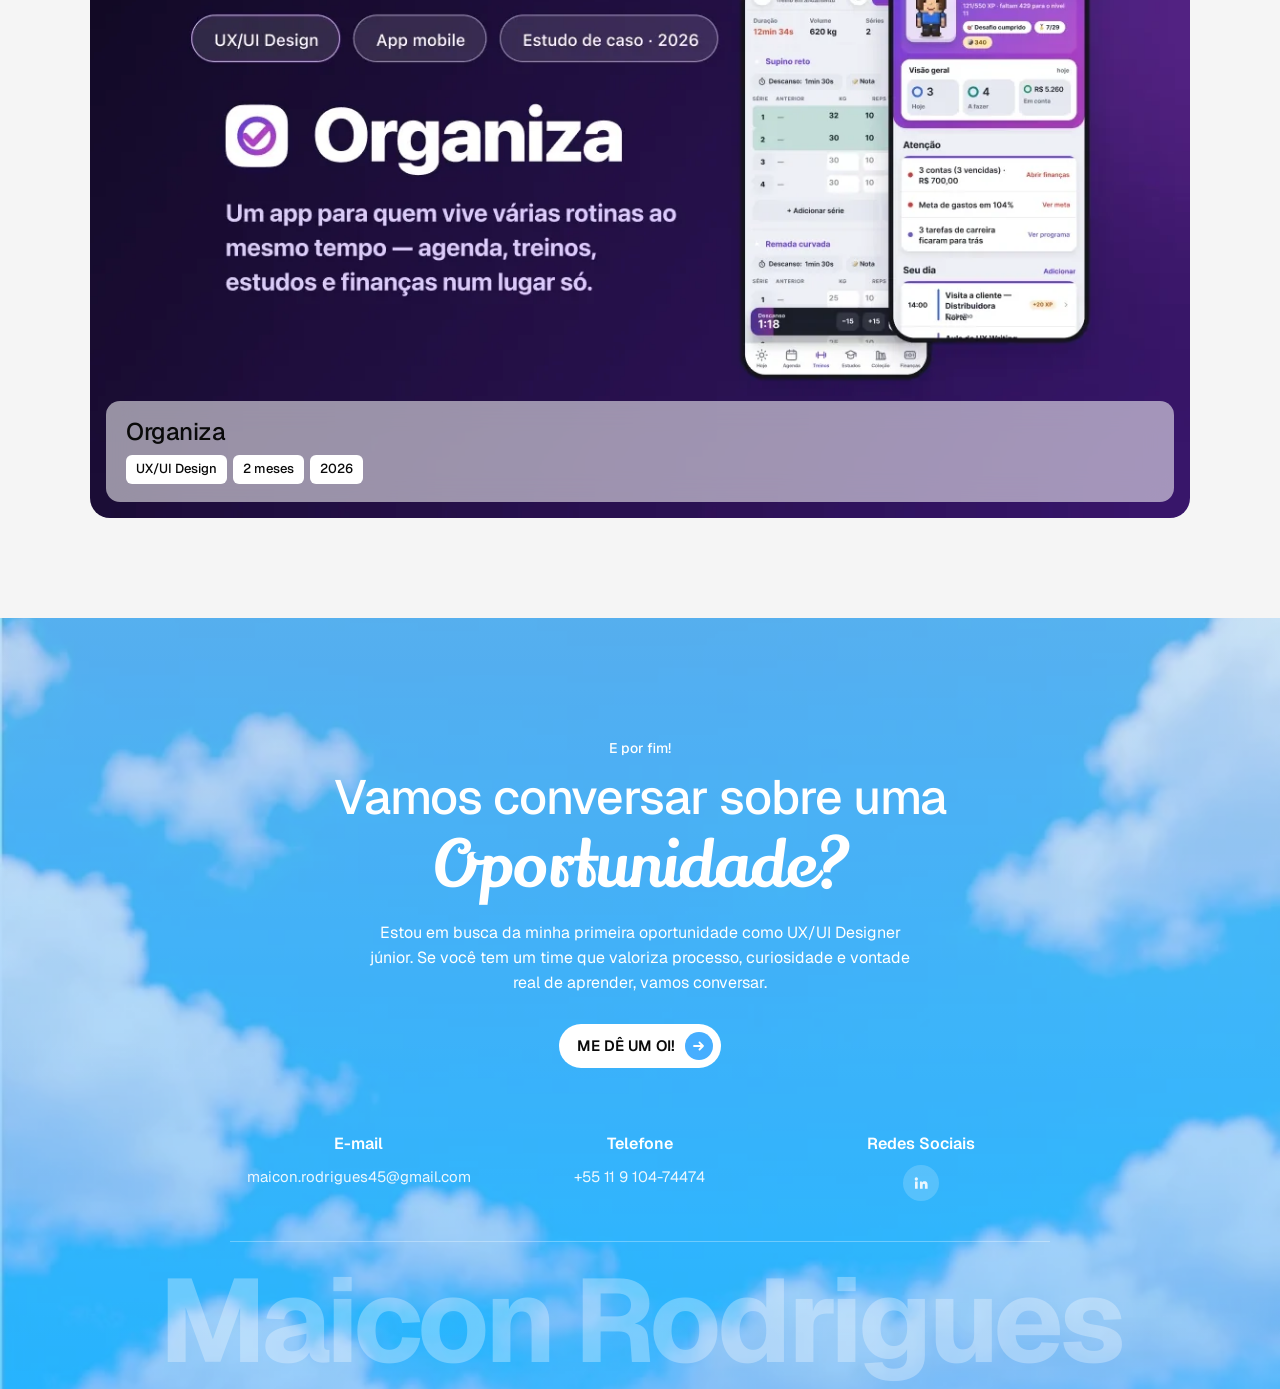
<file: projects/index.html>
<!doctype html>
<html lang="pt-BR">
<head>
<meta charset="utf-8">
<meta name="viewport" content="width=device-width, initial-scale=1">
<title>Projetos | Maicon Rodrigues</title>
<meta name="description" content="Maicon é UX/UI designer, ajudando marcas a criar experiências digitais simples e acessíveis que resolvem problemas reais do dia a dia dos usuários.">
<link rel="canonical" href="https://portfmaicon.com.br/projects">
<meta property="og:type" content="website">
<meta property="og:title" content="Projetos | Maicon Rodrigues">
<meta property="og:description" content="Maicon é UX/UI designer, ajudando marcas a criar experiências digitais simples e acessíveis que resolvem problemas reais do dia a dia dos usuários.">
<meta property="og:url" content="https://portfmaicon.com.br/projects">
<meta property="og:image" content="https://portfmaicon.com.br/img/geral/og.jpg">
<meta name="twitter:card" content="summary_large_image">
<link rel="icon" href="../img/geral/favicon.png">
<link rel="apple-touch-icon" href="../img/geral/favicon.png">
<link rel="preconnect" href="https://fonts.googleapis.com">
<link rel="preconnect" href="https://fonts.gstatic.com" crossorigin>
<link href="https://fonts.googleapis.com/css2?family=Geist:wght@400;500;600;700&family=Lily+Script+One&display=swap" rel="stylesheet">
<link rel="stylesheet" href="../css/style.css?v=6">
</head>
<body>
<header class="nav">
  <a class="nav__marca" href="../index.html">
    <img src="../img/geral/avatar-mini.webp" alt="" width="40" height="40">
    <span>MAICON RODRIGUES</span>
  </a>
  <button class="nav__botao" aria-label="Abrir menu" aria-expanded="false" aria-controls="menu">
    <span></span><span></span><span></span>
  </button>
</header>
<nav class="menu" id="menu" aria-hidden="true">
  <ul>
    <li><a href="../index.html">Início</a></li>
    <li><a href="../projects/index.html">Projetos</a></li>
    <li><a href="../index.html#sobre">Sobre</a></li>
    <li><a href="../contact-me/index.html">Contato</a></li>
  </ul>
  <a class="menu__linkedin" href="https://linkedin.com/in/maiconrodri" target="_blank" rel="noopener">LinkedIn</a>
</nav>
<main class="pagina">
<section class="topo">
  <div class="topo__esq">
    <p class="rotulo">Projetos</p>
    <h1><span class="script script--bloco topo__script">Portfólio</span>do Maicon</h1>
  </div>
  <div class="topo__dir">
    <p>Uma coleção de projetos onde aplico o processo completo de UX, da pesquisa ao protótipo, em problemas reais de produto.</p>
    <a class="btn btn--branco btn--peq" href="../contact-me/index.html"><span>Me dê um Oi!</span><i><svg viewBox="0 0 16 16" aria-hidden="true"><path d="M3 8h9M8.5 4.5 12 8l-3.5 3.5" fill="none" stroke="currentColor" stroke-width="1.8" stroke-linecap="round" stroke-linejoin="round"/></svg></i></a>
  </div>
</section>
<div class="lista">
<a class="card card--largo revelar" href="../projects/chef-sem-tempo/index.html">
  <img src="../img/projetos/chef-largo.webp" alt="Capa do projeto Chef sem Tempo" loading="lazy">
  <div class="card__info">
    <h3>Chef sem Tempo.</h3>
    <ul class="tags"><li>UX/UI Design</li><li>5 meses</li><li>2025</li></ul>
  </div>
</a>
<a class="card card--largo revelar" href="../projects/lacreisaude/index.html">
  <img src="../img/projetos/lacrei-largo.webp" alt="Capa do projeto Lacrei Saúde" loading="lazy">
  <div class="card__info">
    <h3>Lacrei Saúde.</h3>
    <ul class="tags"><li>UX/UI Design</li><li>1 Semana</li><li>2026</li></ul>
  </div>
</a>
<a class="card card--largo revelar" href="../projects/sumup-pix/index.html">
  <img src="../img/projetos/sumup-largo.webp" alt="Capa do projeto SumUp+Pix" loading="lazy">
  <div class="card__info">
    <h3>SumUp+Pix.</h3>
    <ul class="tags"><li>UX/UI Design</li><li>4 meses</li><li>2025</li></ul>
  </div>
</a>
<a class="card card--largo revelar" href="../projects/projetoitau/index.html">
  <img src="../img/projetos/itau-largo.webp" alt="Capa do projeto Itaú" loading="lazy">
  <div class="card__info">
    <h3>Itaú.</h3>
    <ul class="tags"><li>UX/UI Design</li><li>5 meses</li><li>2025</li></ul>
  </div>
</a>
<a class="card card--largo revelar" href="../projects/dados-viciados/index.html">
  <img src="../img/projetos/dados-largo.webp" alt="Capa do projeto Dados Viciados" loading="lazy">
  <div class="card__info">
    <h3>Dados Viciados</h3>
    <ul class="tags"><li>UX/UI Design</li><li>3 meses</li><li>2026</li></ul>
  </div>
</a>
<a class="card card--largo revelar" href="../projects/balcao/index.html">
  <img src="../img/projetos/balcao-largo.webp" alt="Capa do projeto Balcão" loading="lazy">
  <div class="card__info">
    <h3>Balcão</h3>
    <ul class="tags"><li>UX/UI Design</li><li>4 meses</li><li>2026</li></ul>
  </div>
</a>
<a class="card card--largo revelar" href="../projects/organiza/index.html">
  <img src="../img/projetos/organiza-largo.webp" alt="Capa do projeto Organiza" loading="lazy">
  <div class="card__info">
    <h3>Organiza</h3>
    <ul class="tags"><li>UX/UI Design</li><li>2 meses</li><li>2026</li></ul>
  </div>
</a>
</div>
</main>
<footer class="rodape">
  <img class="rodape__ceu" src="../img/geral/ceu.webp" alt="" aria-hidden="true" loading="lazy">
  <div class="rodape__conteudo revelar">
    <p class="rotulo rotulo--claro">E por fim!</p>
    <h2 class="rodape__titulo">Vamos conversar sobre uma <span class="script">Oportunidade?</span></h2>
    <p class="rodape__texto">Estou em busca da minha primeira oportunidade como UX/UI Designer júnior. Se você tem um time que valoriza processo, curiosidade e vontade real de aprender, vamos conversar.</p>
    <a class="btn btn--branco" href="../contact-me/index.html"><span>ME DÊ UM OI!</span><i><svg viewBox="0 0 16 16" aria-hidden="true"><path d="M3 8h9M8.5 4.5 12 8l-3.5 3.5" fill="none" stroke="currentColor" stroke-width="1.8" stroke-linecap="round" stroke-linejoin="round"/></svg></i></a>
    <div class="rodape__contatos">
      <div><span>E-mail</span><a href="mailto:maicon.rodrigues45@gmail.com">maicon.rodrigues45@gmail.com</a></div>
      <div><span>Telefone</span><a href="tel:+5511910474474">+55 11 9 104-74474</a></div>
      <div><span>Redes Sociais</span><a class="rodape__in" href="https://linkedin.com/in/maiconrodri" target="_blank" rel="noopener" aria-label="LinkedIn de Maicon Rodrigues"><svg viewBox="0 0 24 24" aria-hidden="true"><path fill="currentColor" d="M4.98 3.5a2.5 2.5 0 1 1 0 5 2.5 2.5 0 0 1 0-5ZM3 9.75h4v11H3v-11Zm6.5 0h3.8v1.5h.06c.53-1 1.83-2.06 3.77-2.06 4.03 0 4.77 2.65 4.77 6.1v5.46h-4v-4.84c0-1.15-.02-2.64-1.6-2.64-1.6 0-1.85 1.25-1.85 2.55v4.93h-4v-11Z"/></svg></a></div>
    </div>
  </div>
  <p class="rodape__nome" aria-hidden="true">Maicon Rodrigues</p>
</footer>
<script src="../js/main.js?v=6"></script>
</body>
</html>
</file>
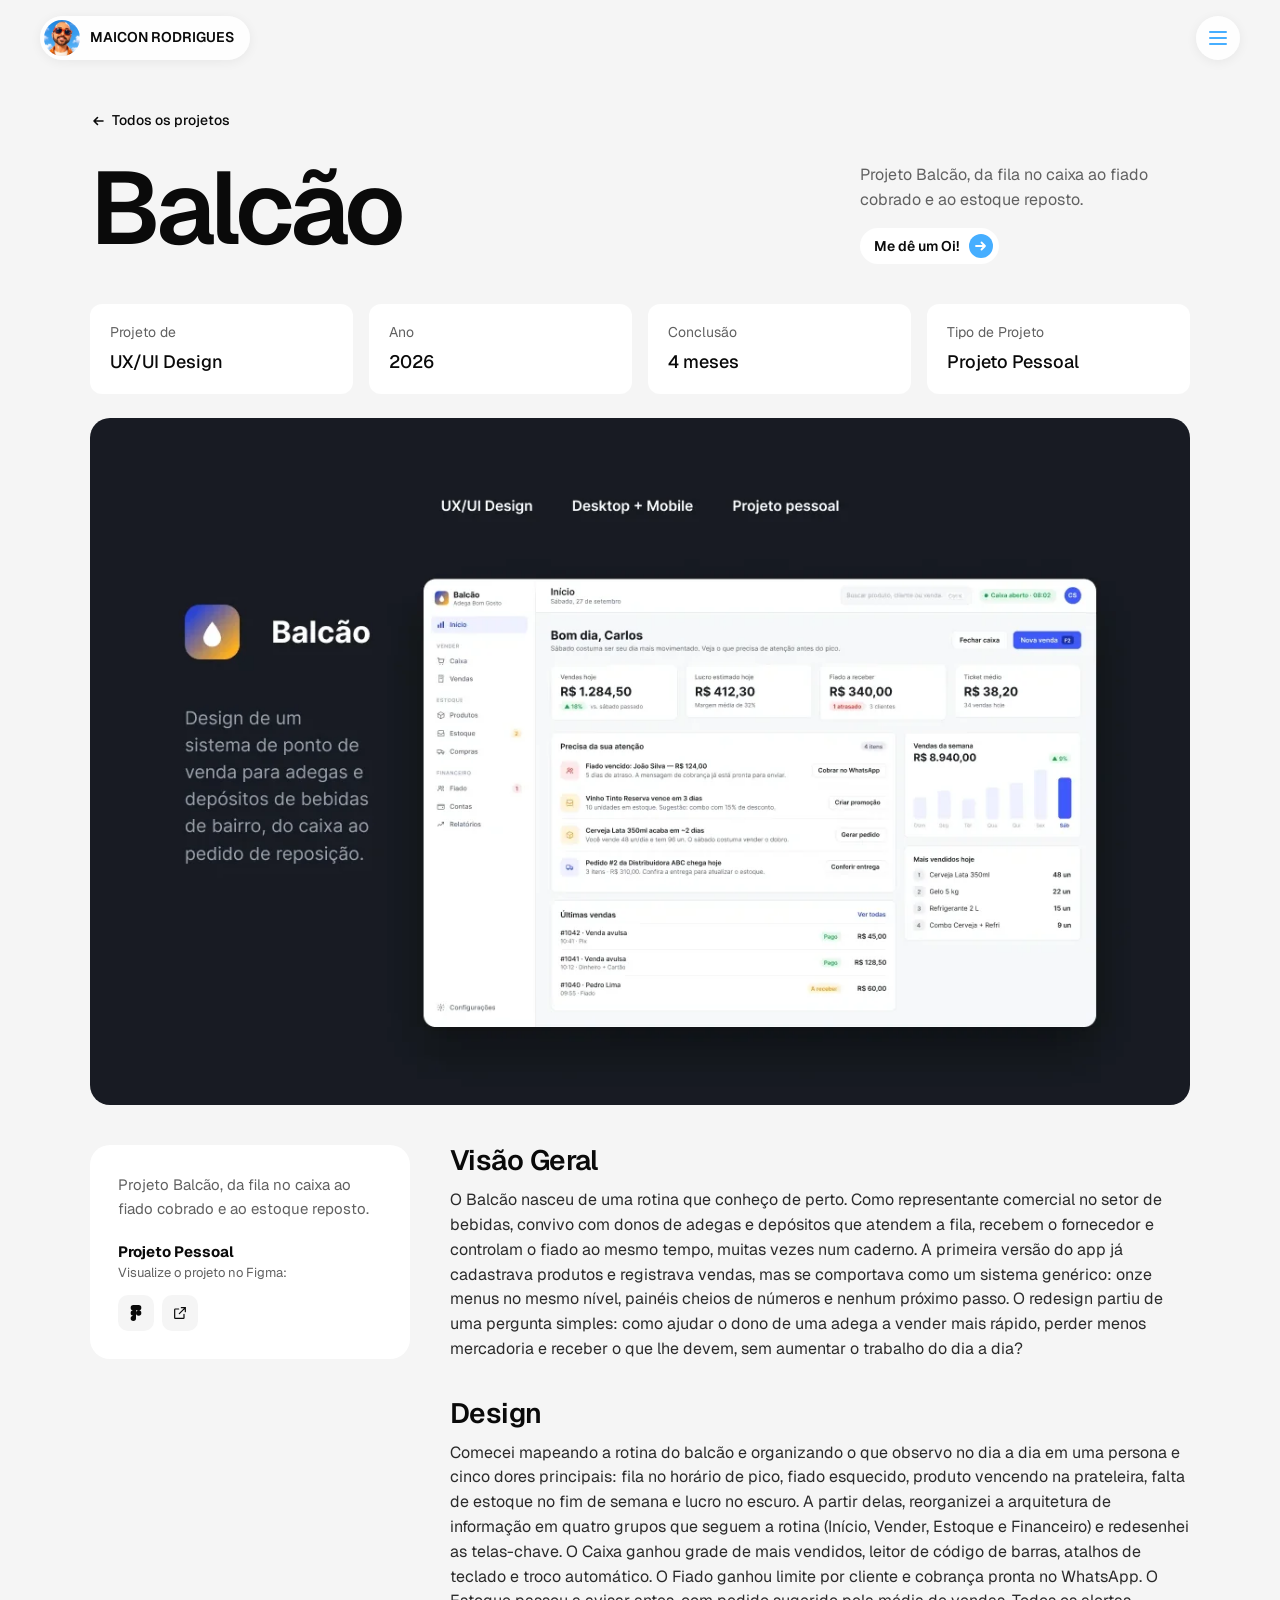
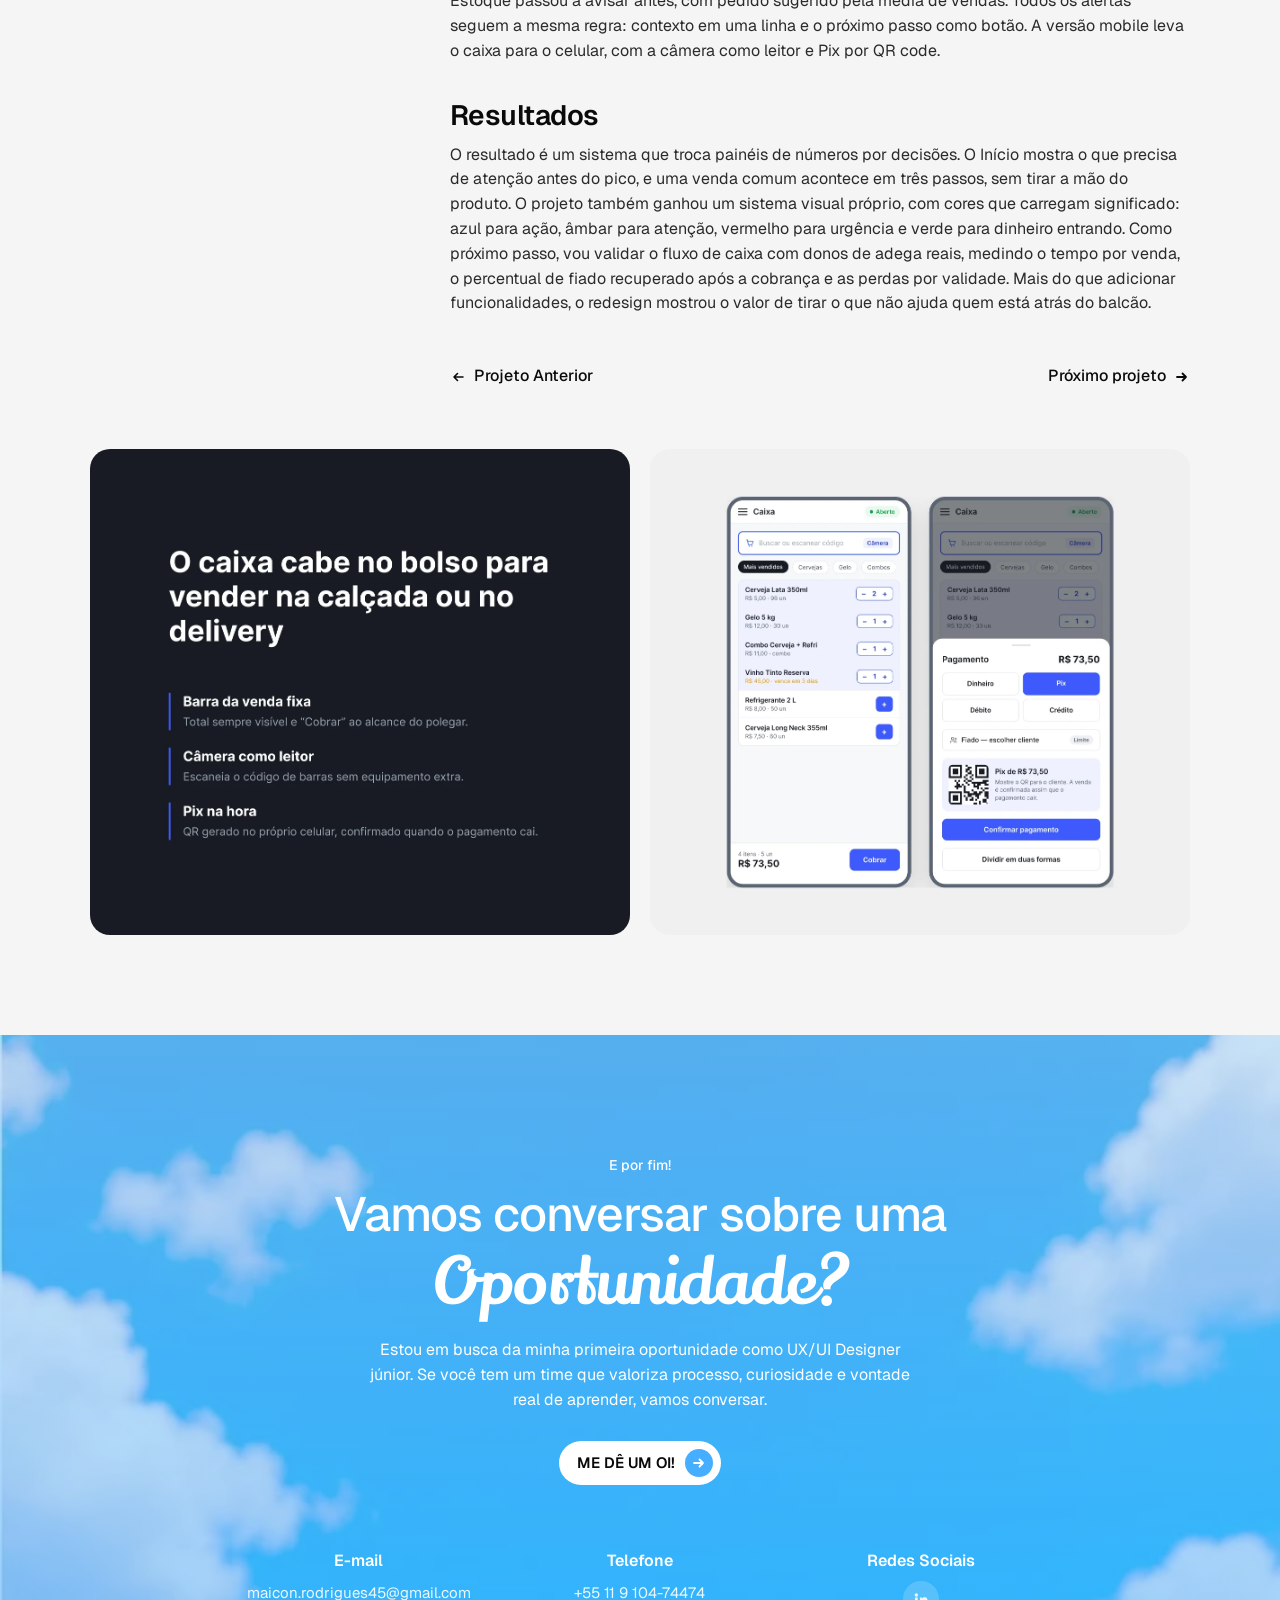
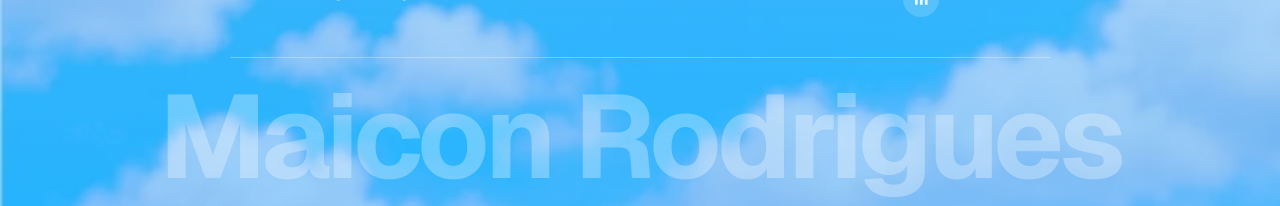
<file: projects/balcao/index.html>
<!doctype html>
<html lang="pt-BR">
<head>
<meta charset="utf-8">
<meta name="viewport" content="width=device-width, initial-scale=1">
<title>Balcão | Maicon Rodrigues</title>
<meta name="description" content="Projeto Balcão, da fila no caixa ao fiado cobrado e ao estoque reposto.">
<link rel="canonical" href="https://portfmaicon.com.br/projects/balcao">
<meta property="og:type" content="website">
<meta property="og:title" content="Balcão | Maicon Rodrigues">
<meta property="og:description" content="Projeto Balcão, da fila no caixa ao fiado cobrado e ao estoque reposto.">
<meta property="og:url" content="https://portfmaicon.com.br/projects/balcao">
<meta property="og:image" content="https://portfmaicon.com.br/img/geral/og.jpg">
<meta name="twitter:card" content="summary_large_image">
<link rel="icon" href="../../img/geral/favicon.png">
<link rel="apple-touch-icon" href="../../img/geral/favicon.png">
<link rel="preconnect" href="https://fonts.googleapis.com">
<link rel="preconnect" href="https://fonts.gstatic.com" crossorigin>
<link href="https://fonts.googleapis.com/css2?family=Geist:wght@400;500;600;700&family=Lily+Script+One&display=swap" rel="stylesheet">
<link rel="stylesheet" href="../../css/style.css?v=6">
</head>
<body>
<header class="nav">
  <a class="nav__marca" href="../../index.html">
    <img src="../../img/geral/avatar-mini.webp" alt="" width="40" height="40">
    <span>MAICON RODRIGUES</span>
  </a>
  <button class="nav__botao" aria-label="Abrir menu" aria-expanded="false" aria-controls="menu">
    <span></span><span></span><span></span>
  </button>
</header>
<nav class="menu" id="menu" aria-hidden="true">
  <ul>
    <li><a href="../../index.html">Início</a></li>
    <li><a href="../../projects/index.html">Projetos</a></li>
    <li><a href="../../index.html#sobre">Sobre</a></li>
    <li><a href="../../contact-me/index.html">Contato</a></li>
  </ul>
  <a class="menu__linkedin" href="https://linkedin.com/in/maiconrodri" target="_blank" rel="noopener">LinkedIn</a>
</nav>
<main class="pagina">
<a class="voltar" href="../../projects/index.html"><svg viewBox="0 0 16 16" aria-hidden="true"><path d="M13 8H4M7.5 4.5 4 8l3.5 3.5" fill="none" stroke="currentColor" stroke-width="1.6" stroke-linecap="round" stroke-linejoin="round"/></svg><span>Todos os projetos</span></a>
<section class="topo topo--case">
  <div class="topo__esq"><h1>Balcão</h1></div>
  <div class="topo__dir">
    <p>Projeto Balcão, da fila no caixa ao fiado cobrado e ao estoque reposto.</p>
    <a class="btn btn--branco btn--peq" href="../../contact-me/index.html"><span>Me dê um Oi!</span><i><svg viewBox="0 0 16 16" aria-hidden="true"><path d="M3 8h9M8.5 4.5 12 8l-3.5 3.5" fill="none" stroke="currentColor" stroke-width="1.8" stroke-linecap="round" stroke-linejoin="round"/></svg></i></a>
  </div>
</section>
<dl class="meta">
  <div><dt>Projeto de</dt><dd>UX/UI Design</dd></div>
  <div><dt>Ano</dt><dd>2026</dd></div>
  <div><dt>Conclusão</dt><dd>4 meses</dd></div>
  <div><dt>Tipo de Projeto</dt><dd>Projeto Pessoal</dd></div>
</dl>
<figure class="case__capa"><img src="../../img/projetos/balcao-largo.webp" alt="Capa do projeto Balcão"></figure>
<div class="case">
  <aside class="painel case__lado">
    <p>Projeto Balcão, da fila no caixa ao fiado cobrado e ao estoque reposto.</p>
    <strong>Projeto Pessoal</strong>
    <span>Visualize o projeto no Figma:</span>
    <div class="case__icones"><a class="icone" href="https://www.figma.com/design/G9TxnKo6aLIiRByFsCo0EQ/Balc%C3%A3o?node-id=106-3&t=UCHyPOddj0yBlTO6-1" target="_blank" rel="noopener" aria-label="Abrir no Figma"><svg viewBox="0 0 24 24" aria-hidden="true"><path fill="currentColor" d="M8 24a4 4 0 0 0 4-4v-4H8a4 4 0 0 0 0 8Zm-4-12a4 4 0 0 1 4-4h4v8H8a4 4 0 0 1-4-4Zm0-8a4 4 0 0 1 4-4h4v8H8a4 4 0 0 1-4-4Zm8-4h4a4 4 0 0 1 0 8h-4V0Zm8 12a4 4 0 1 1-8 0 4 4 0 0 1 8 0Z"/></svg></a><a class="icone" href="https://galnati.github.io/balcao-pdv/" target="_blank" rel="noopener" aria-label="Abrir versão publicada"><svg viewBox="0 0 24 24" aria-hidden="true"><path fill="none" stroke="currentColor" stroke-width="1.8" stroke-linecap="round" d="M14 4h6v6M20 4l-9 9M18 14v5a1 1 0 0 1-1 1H5a1 1 0 0 1-1-1V7a1 1 0 0 1 1-1h5"/></svg></a></div>
  </aside>
  <article class="case__texto">
    <h2>Visão Geral</h2>
    <p>O Balcão nasceu de uma rotina que conheço de perto. Como representante comercial no setor de bebidas, convivo com donos de adegas e depósitos que atendem a fila, recebem o fornecedor e controlam o fiado ao mesmo tempo, muitas vezes num caderno. A primeira versão do app já cadastrava produtos e registrava vendas, mas se comportava como um sistema genérico: onze menus no mesmo nível, painéis cheios de números e nenhum próximo passo. O redesign partiu de uma pergunta simples: como ajudar o dono de uma adega a vender mais rápido, perder menos mercadoria e receber o que lhe devem, sem aumentar o trabalho do dia a dia?</p>
    <h2>Design</h2>
    <p>Comecei mapeando a rotina do balcão e organizando o que observo no dia a dia em uma persona e cinco dores principais: fila no horário de pico, fiado esquecido, produto vencendo na prateleira, falta de estoque no fim de semana e lucro no escuro. A partir delas, reorganizei a arquitetura de informação em quatro grupos que seguem a rotina (Início, Vender, Estoque e Financeiro) e redesenhei as telas-chave. O Caixa ganhou grade de mais vendidos, leitor de código de barras, atalhos de teclado e troco automático. O Fiado ganhou limite por cliente e cobrança pronta no WhatsApp. O Estoque passou a avisar antes, com pedido sugerido pela média de vendas. Todos os alertas seguem a mesma regra: contexto em uma linha e o próximo passo como botão. A versão mobile leva o caixa para o celular, com a câmera como leitor e Pix por QR code.</p>
    <h2>Resultados</h2>
    <p>O resultado é um sistema que troca painéis de números por decisões. O Início mostra o que precisa de atenção antes do pico, e uma venda comum acontece em três passos, sem tirar a mão do produto. O projeto também ganhou um sistema visual próprio, com cores que carregam significado: azul para ação, âmbar para atenção, vermelho para urgência e verde para dinheiro entrando. Como próximo passo, vou validar o fluxo de caixa com donos de adega reais, medindo o tempo por venda, o percentual de fiado recuperado após a cobrança e as perdas por validade. Mais do que adicionar funcionalidades, o redesign mostrou o valor de tirar o que não ajuda quem está atrás do balcão.</p>
    <nav class="navcase"><a class="navcase__link" href="../../projects/dados-viciados/index.html"><svg viewBox="0 0 16 16" aria-hidden="true"><path d="M13 8H4M7.5 4.5 4 8l3.5 3.5" fill="none" stroke="currentColor" stroke-width="1.6" stroke-linecap="round" stroke-linejoin="round"/></svg><span>Projeto Anterior</span></a><a class="navcase__link navcase__link--prox" href="../../projects/organiza/index.html"><span>Próximo projeto</span><svg viewBox="0 0 16 16" aria-hidden="true"><path d="M3 8h9M8.5 4.5 12 8l-3.5 3.5" fill="none" stroke="currentColor" stroke-width="1.8" stroke-linecap="round" stroke-linejoin="round"/></svg></a></nav>
  </article>
</div>
<div class="galeria"><figure class="revelar"><img src="../../img/projetos/balcao-2.webp" alt="Telas do projeto Balcão" loading="lazy"></figure><figure class="revelar"><img src="../../img/projetos/balcao-3.webp" alt="Telas do projeto Balcão" loading="lazy"></figure></div>
</main>
<footer class="rodape">
  <img class="rodape__ceu" src="../../img/geral/ceu.webp" alt="" aria-hidden="true" loading="lazy">
  <div class="rodape__conteudo revelar">
    <p class="rotulo rotulo--claro">E por fim!</p>
    <h2 class="rodape__titulo">Vamos conversar sobre uma <span class="script">Oportunidade?</span></h2>
    <p class="rodape__texto">Estou em busca da minha primeira oportunidade como UX/UI Designer júnior. Se você tem um time que valoriza processo, curiosidade e vontade real de aprender, vamos conversar.</p>
    <a class="btn btn--branco" href="../../contact-me/index.html"><span>ME DÊ UM OI!</span><i><svg viewBox="0 0 16 16" aria-hidden="true"><path d="M3 8h9M8.5 4.5 12 8l-3.5 3.5" fill="none" stroke="currentColor" stroke-width="1.8" stroke-linecap="round" stroke-linejoin="round"/></svg></i></a>
    <div class="rodape__contatos">
      <div><span>E-mail</span><a href="mailto:maicon.rodrigues45@gmail.com">maicon.rodrigues45@gmail.com</a></div>
      <div><span>Telefone</span><a href="tel:+5511910474474">+55 11 9 104-74474</a></div>
      <div><span>Redes Sociais</span><a class="rodape__in" href="https://linkedin.com/in/maiconrodri" target="_blank" rel="noopener" aria-label="LinkedIn de Maicon Rodrigues"><svg viewBox="0 0 24 24" aria-hidden="true"><path fill="currentColor" d="M4.98 3.5a2.5 2.5 0 1 1 0 5 2.5 2.5 0 0 1 0-5ZM3 9.75h4v11H3v-11Zm6.5 0h3.8v1.5h.06c.53-1 1.83-2.06 3.77-2.06 4.03 0 4.77 2.65 4.77 6.1v5.46h-4v-4.84c0-1.15-.02-2.64-1.6-2.64-1.6 0-1.85 1.25-1.85 2.55v4.93h-4v-11Z"/></svg></a></div>
    </div>
  </div>
  <p class="rodape__nome" aria-hidden="true">Maicon Rodrigues</p>
</footer>
<script src="../../js/main.js?v=6"></script>
</body>
</html>
</file>
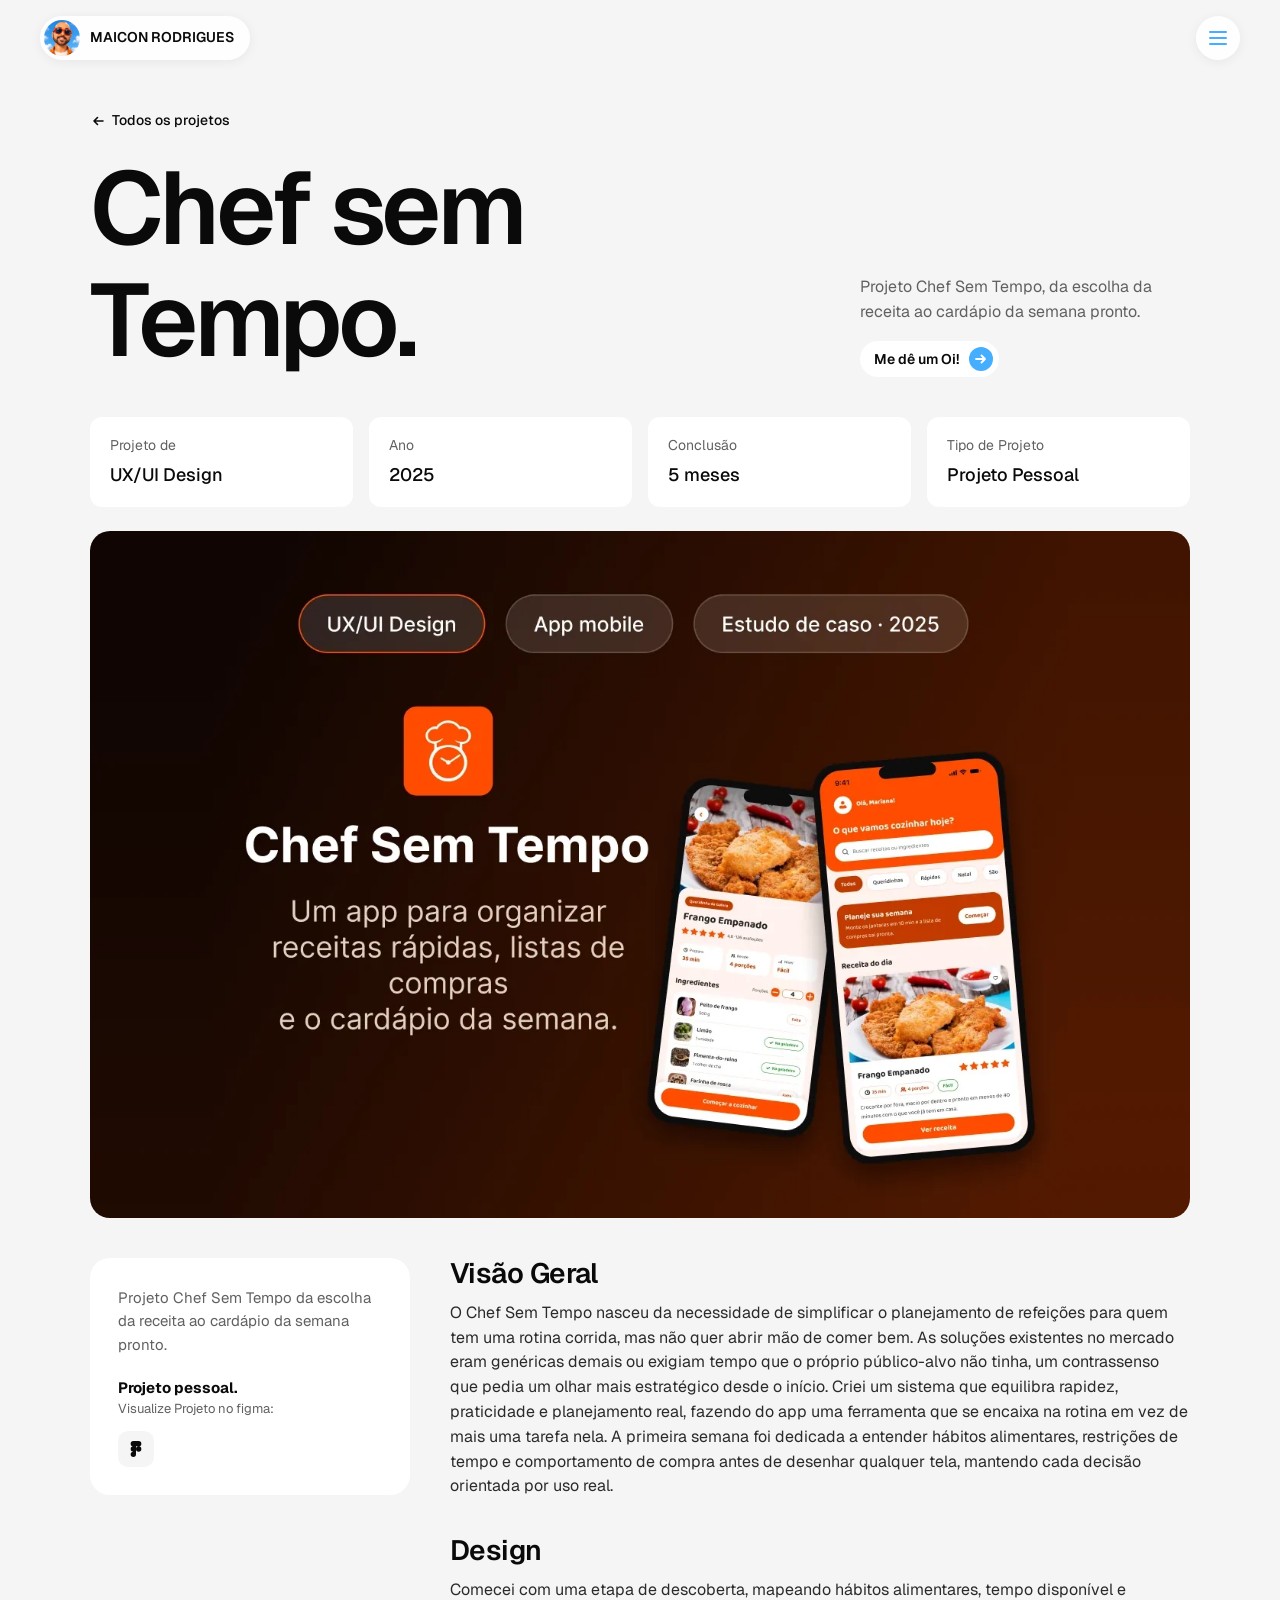
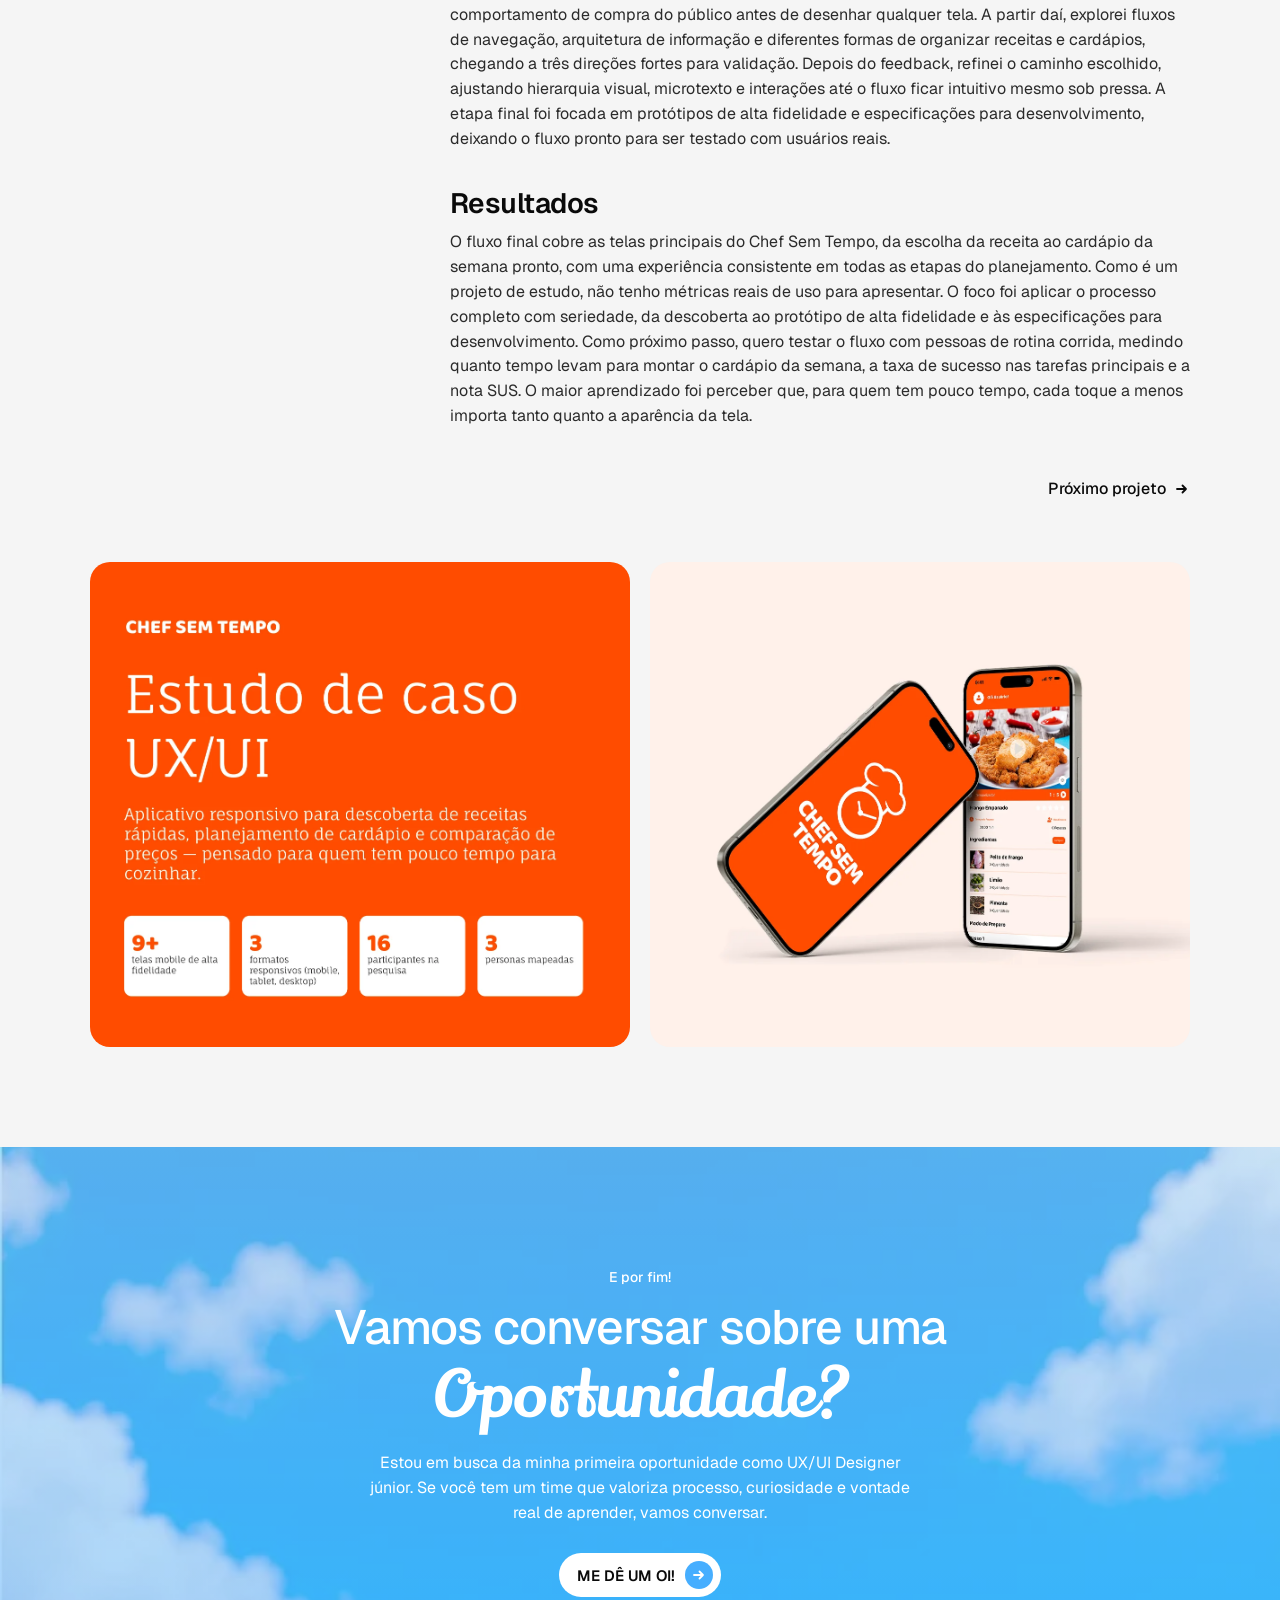
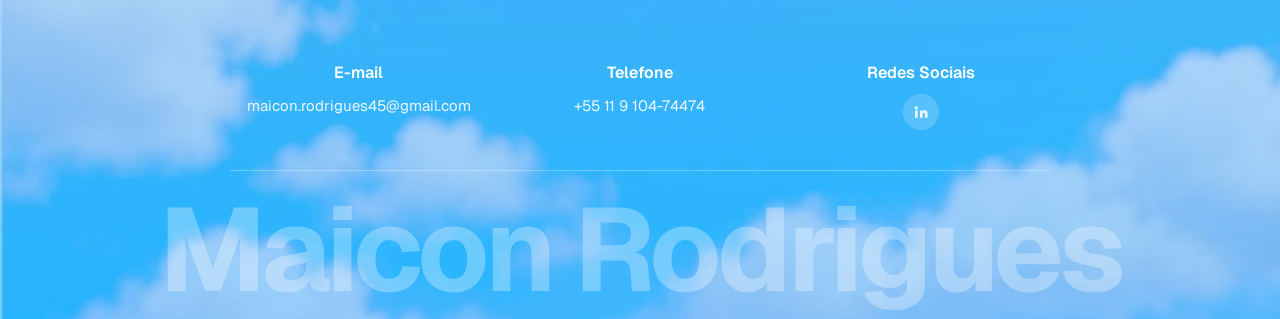
<file: projects/chef-sem-tempo/index.html>
<!doctype html>
<html lang="pt-BR">
<head>
<meta charset="utf-8">
<meta name="viewport" content="width=device-width, initial-scale=1">
<title>Chef sem Tempo | Maicon Rodrigues</title>
<meta name="description" content="Projeto Chef Sem Tempo, da escolha da receita ao cardápio da semana pronto.">
<link rel="canonical" href="https://portfmaicon.com.br/projects/chef-sem-tempo">
<meta property="og:type" content="website">
<meta property="og:title" content="Chef sem Tempo | Maicon Rodrigues">
<meta property="og:description" content="Projeto Chef Sem Tempo, da escolha da receita ao cardápio da semana pronto.">
<meta property="og:url" content="https://portfmaicon.com.br/projects/chef-sem-tempo">
<meta property="og:image" content="https://portfmaicon.com.br/img/geral/og.jpg">
<meta name="twitter:card" content="summary_large_image">
<link rel="icon" href="../../img/geral/favicon.png">
<link rel="apple-touch-icon" href="../../img/geral/favicon.png">
<link rel="preconnect" href="https://fonts.googleapis.com">
<link rel="preconnect" href="https://fonts.gstatic.com" crossorigin>
<link href="https://fonts.googleapis.com/css2?family=Geist:wght@400;500;600;700&family=Lily+Script+One&display=swap" rel="stylesheet">
<link rel="stylesheet" href="../../css/style.css?v=6">
</head>
<body>
<header class="nav">
  <a class="nav__marca" href="../../index.html">
    <img src="../../img/geral/avatar-mini.webp" alt="" width="40" height="40">
    <span>MAICON RODRIGUES</span>
  </a>
  <button class="nav__botao" aria-label="Abrir menu" aria-expanded="false" aria-controls="menu">
    <span></span><span></span><span></span>
  </button>
</header>
<nav class="menu" id="menu" aria-hidden="true">
  <ul>
    <li><a href="../../index.html">Início</a></li>
    <li><a href="../../projects/index.html">Projetos</a></li>
    <li><a href="../../index.html#sobre">Sobre</a></li>
    <li><a href="../../contact-me/index.html">Contato</a></li>
  </ul>
  <a class="menu__linkedin" href="https://linkedin.com/in/maiconrodri" target="_blank" rel="noopener">LinkedIn</a>
</nav>
<main class="pagina">
<a class="voltar" href="../../projects/index.html"><svg viewBox="0 0 16 16" aria-hidden="true"><path d="M13 8H4M7.5 4.5 4 8l3.5 3.5" fill="none" stroke="currentColor" stroke-width="1.6" stroke-linecap="round" stroke-linejoin="round"/></svg><span>Todos os projetos</span></a>
<section class="topo topo--case">
  <div class="topo__esq"><h1>Chef sem Tempo.</h1></div>
  <div class="topo__dir">
    <p>Projeto Chef Sem Tempo, da escolha da receita ao cardápio da semana pronto.</p>
    <a class="btn btn--branco btn--peq" href="../../contact-me/index.html"><span>Me dê um Oi!</span><i><svg viewBox="0 0 16 16" aria-hidden="true"><path d="M3 8h9M8.5 4.5 12 8l-3.5 3.5" fill="none" stroke="currentColor" stroke-width="1.8" stroke-linecap="round" stroke-linejoin="round"/></svg></i></a>
  </div>
</section>
<dl class="meta">
  <div><dt>Projeto de</dt><dd>UX/UI Design</dd></div>
  <div><dt>Ano</dt><dd>2025</dd></div>
  <div><dt>Conclusão</dt><dd>5 meses</dd></div>
  <div><dt>Tipo de Projeto</dt><dd>Projeto Pessoal</dd></div>
</dl>
<figure class="case__capa"><img src="../../img/projetos/chef-largo.webp" alt="Capa do projeto Chef sem Tempo"></figure>
<div class="case">
  <aside class="painel case__lado">
    <p>Projeto Chef Sem Tempo da escolha da receita ao cardápio da semana pronto.</p>
    <strong>Projeto pessoal.</strong>
    <span>Visualize Projeto no figma:</span>
    <div class="case__icones"><a class="icone" href="https://www.figma.com/design/uoB5Y1OltokrxxnRHB9GyO/Chefe-Sem-Tempo?node-id=0-1&t=ObcyXlga2aLrpaf2-1" target="_blank" rel="noopener" aria-label="Abrir no Figma"><svg viewBox="0 0 24 24" aria-hidden="true"><path fill="currentColor" d="M8 24a4 4 0 0 0 4-4v-4H8a4 4 0 0 0 0 8Zm-4-12a4 4 0 0 1 4-4h4v8H8a4 4 0 0 1-4-4Zm0-8a4 4 0 0 1 4-4h4v8H8a4 4 0 0 1-4-4Zm8-4h4a4 4 0 0 1 0 8h-4V0Zm8 12a4 4 0 1 1-8 0 4 4 0 0 1 8 0Z"/></svg></a></div>
  </aside>
  <article class="case__texto">
    <h2>Visão Geral</h2>
    <p>O Chef Sem Tempo nasceu da necessidade de simplificar o planejamento de refeições para quem tem uma rotina corrida, mas não quer abrir mão de comer bem. As soluções existentes no mercado eram genéricas demais ou exigiam tempo que o próprio público-alvo não tinha, um contrassenso que pedia um olhar mais estratégico desde o início. Criei um sistema que equilibra rapidez, praticidade e planejamento real, fazendo do app uma ferramenta que se encaixa na rotina em vez de mais uma tarefa nela. A primeira semana foi dedicada a entender hábitos alimentares, restrições de tempo e comportamento de compra antes de desenhar qualquer tela, mantendo cada decisão orientada por uso real.</p>
    <h2>Design</h2>
    <p>Comecei com uma etapa de descoberta, mapeando hábitos alimentares, tempo disponível e comportamento de compra do público antes de desenhar qualquer tela. A partir daí, explorei fluxos de navegação, arquitetura de informação e diferentes formas de organizar receitas e cardápios, chegando a três direções fortes para validação. Depois do feedback, refinei o caminho escolhido, ajustando hierarquia visual, microtexto e interações até o fluxo ficar intuitivo mesmo sob pressa. A etapa final foi focada em protótipos de alta fidelidade e especificações para desenvolvimento, deixando o fluxo pronto para ser testado com usuários reais.</p>
    <h2>Resultados</h2>
    <p>O fluxo final cobre as telas principais do Chef Sem Tempo, da escolha da receita ao cardápio da semana pronto, com uma experiência consistente em todas as etapas do planejamento. Como é um projeto de estudo, não tenho métricas reais de uso para apresentar. O foco foi aplicar o processo completo com seriedade, da descoberta ao protótipo de alta fidelidade e às especificações para desenvolvimento. Como próximo passo, quero testar o fluxo com pessoas de rotina corrida, medindo quanto tempo levam para montar o cardápio da semana, a taxa de sucesso nas tarefas principais e a nota SUS. O maior aprendizado foi perceber que, para quem tem pouco tempo, cada toque a menos importa tanto quanto a aparência da tela.</p>
    <nav class="navcase"><a class="navcase__link navcase__link--prox" href="../../projects/lacreisaude/index.html"><span>Próximo projeto</span><svg viewBox="0 0 16 16" aria-hidden="true"><path d="M3 8h9M8.5 4.5 12 8l-3.5 3.5" fill="none" stroke="currentColor" stroke-width="1.8" stroke-linecap="round" stroke-linejoin="round"/></svg></a></nav>
  </article>
</div>
<div class="galeria"><figure class="revelar"><img src="../../img/projetos/chef-2.webp" alt="Telas do projeto Chef sem Tempo" loading="lazy"></figure><figure class="revelar"><img src="../../img/projetos/chef-3.webp" alt="Telas do projeto Chef sem Tempo" loading="lazy"></figure></div>
</main>
<footer class="rodape">
  <img class="rodape__ceu" src="../../img/geral/ceu.webp" alt="" aria-hidden="true" loading="lazy">
  <div class="rodape__conteudo revelar">
    <p class="rotulo rotulo--claro">E por fim!</p>
    <h2 class="rodape__titulo">Vamos conversar sobre uma <span class="script">Oportunidade?</span></h2>
    <p class="rodape__texto">Estou em busca da minha primeira oportunidade como UX/UI Designer júnior. Se você tem um time que valoriza processo, curiosidade e vontade real de aprender, vamos conversar.</p>
    <a class="btn btn--branco" href="../../contact-me/index.html"><span>ME DÊ UM OI!</span><i><svg viewBox="0 0 16 16" aria-hidden="true"><path d="M3 8h9M8.5 4.5 12 8l-3.5 3.5" fill="none" stroke="currentColor" stroke-width="1.8" stroke-linecap="round" stroke-linejoin="round"/></svg></i></a>
    <div class="rodape__contatos">
      <div><span>E-mail</span><a href="mailto:maicon.rodrigues45@gmail.com">maicon.rodrigues45@gmail.com</a></div>
      <div><span>Telefone</span><a href="tel:+5511910474474">+55 11 9 104-74474</a></div>
      <div><span>Redes Sociais</span><a class="rodape__in" href="https://linkedin.com/in/maiconrodri" target="_blank" rel="noopener" aria-label="LinkedIn de Maicon Rodrigues"><svg viewBox="0 0 24 24" aria-hidden="true"><path fill="currentColor" d="M4.98 3.5a2.5 2.5 0 1 1 0 5 2.5 2.5 0 0 1 0-5ZM3 9.75h4v11H3v-11Zm6.5 0h3.8v1.5h.06c.53-1 1.83-2.06 3.77-2.06 4.03 0 4.77 2.65 4.77 6.1v5.46h-4v-4.84c0-1.15-.02-2.64-1.6-2.64-1.6 0-1.85 1.25-1.85 2.55v4.93h-4v-11Z"/></svg></a></div>
    </div>
  </div>
  <p class="rodape__nome" aria-hidden="true">Maicon Rodrigues</p>
</footer>
<script src="../../js/main.js?v=6"></script>
</body>
</html>
</file>
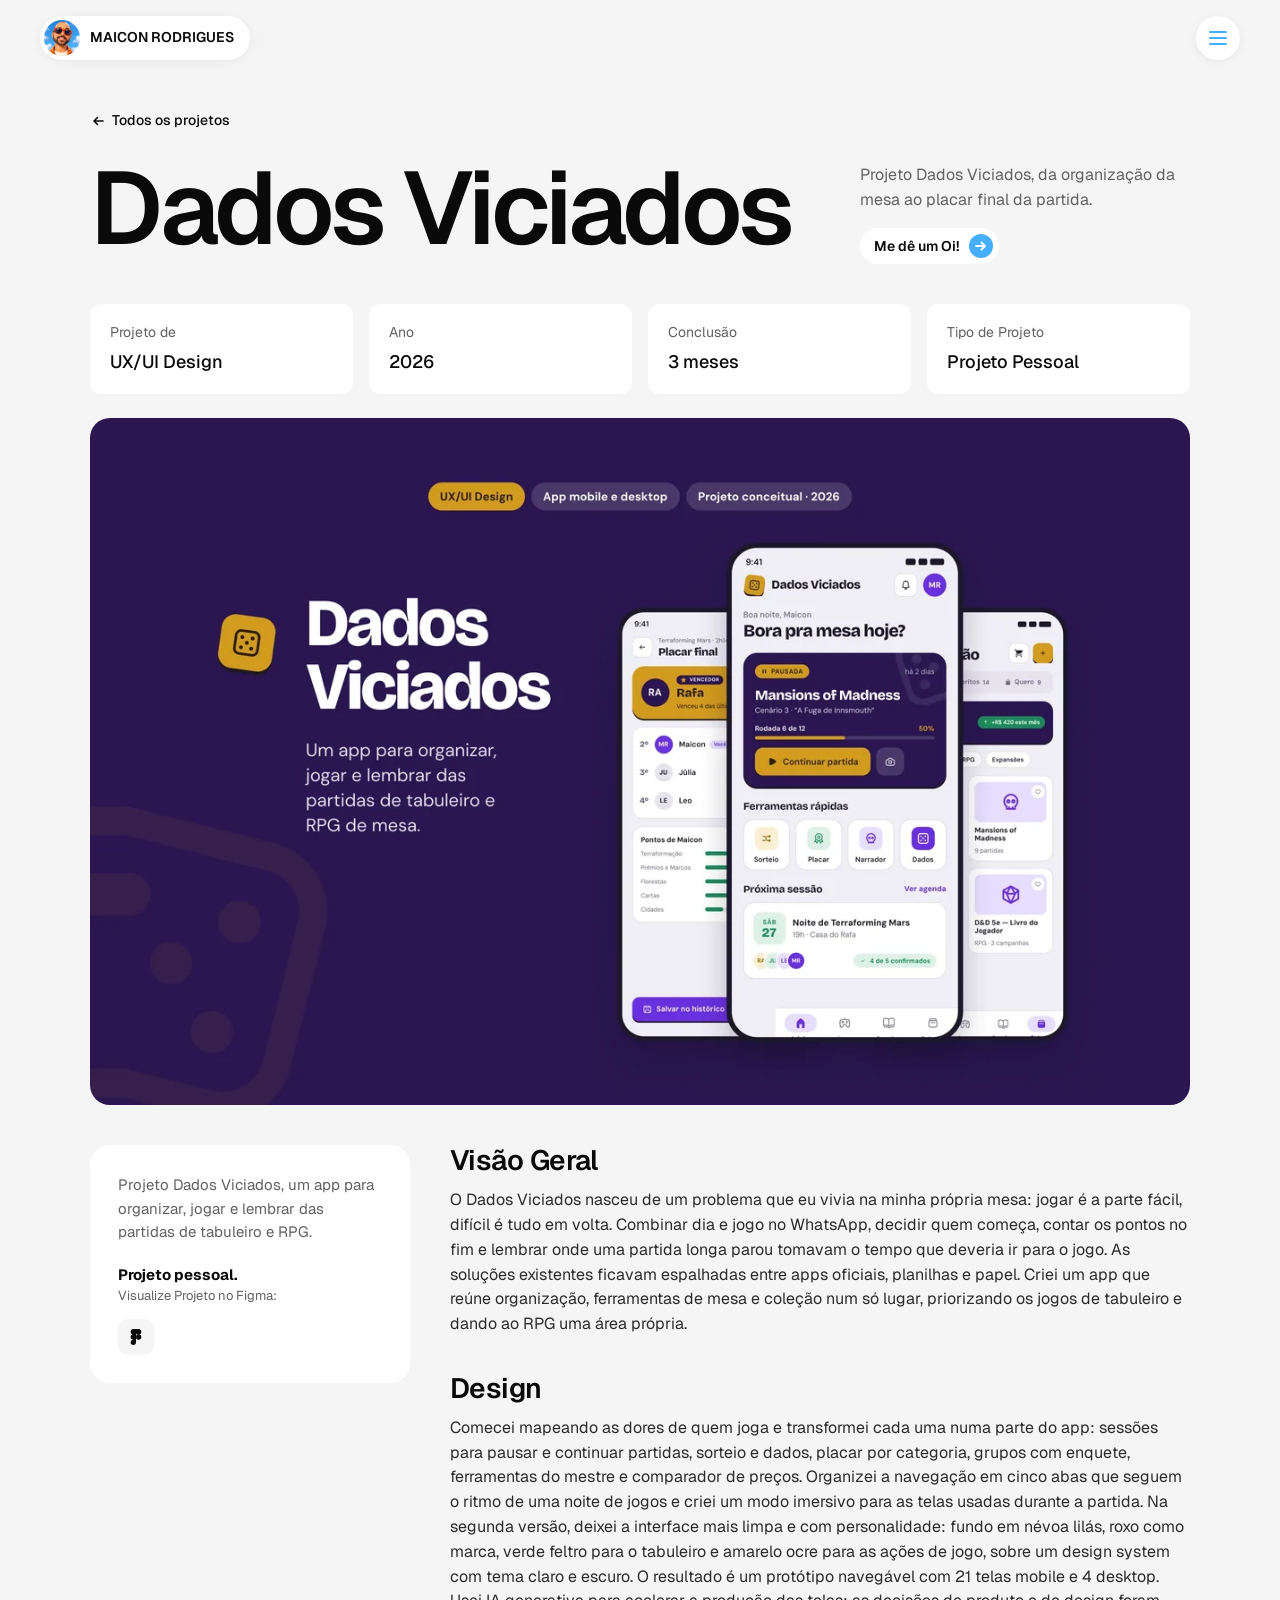
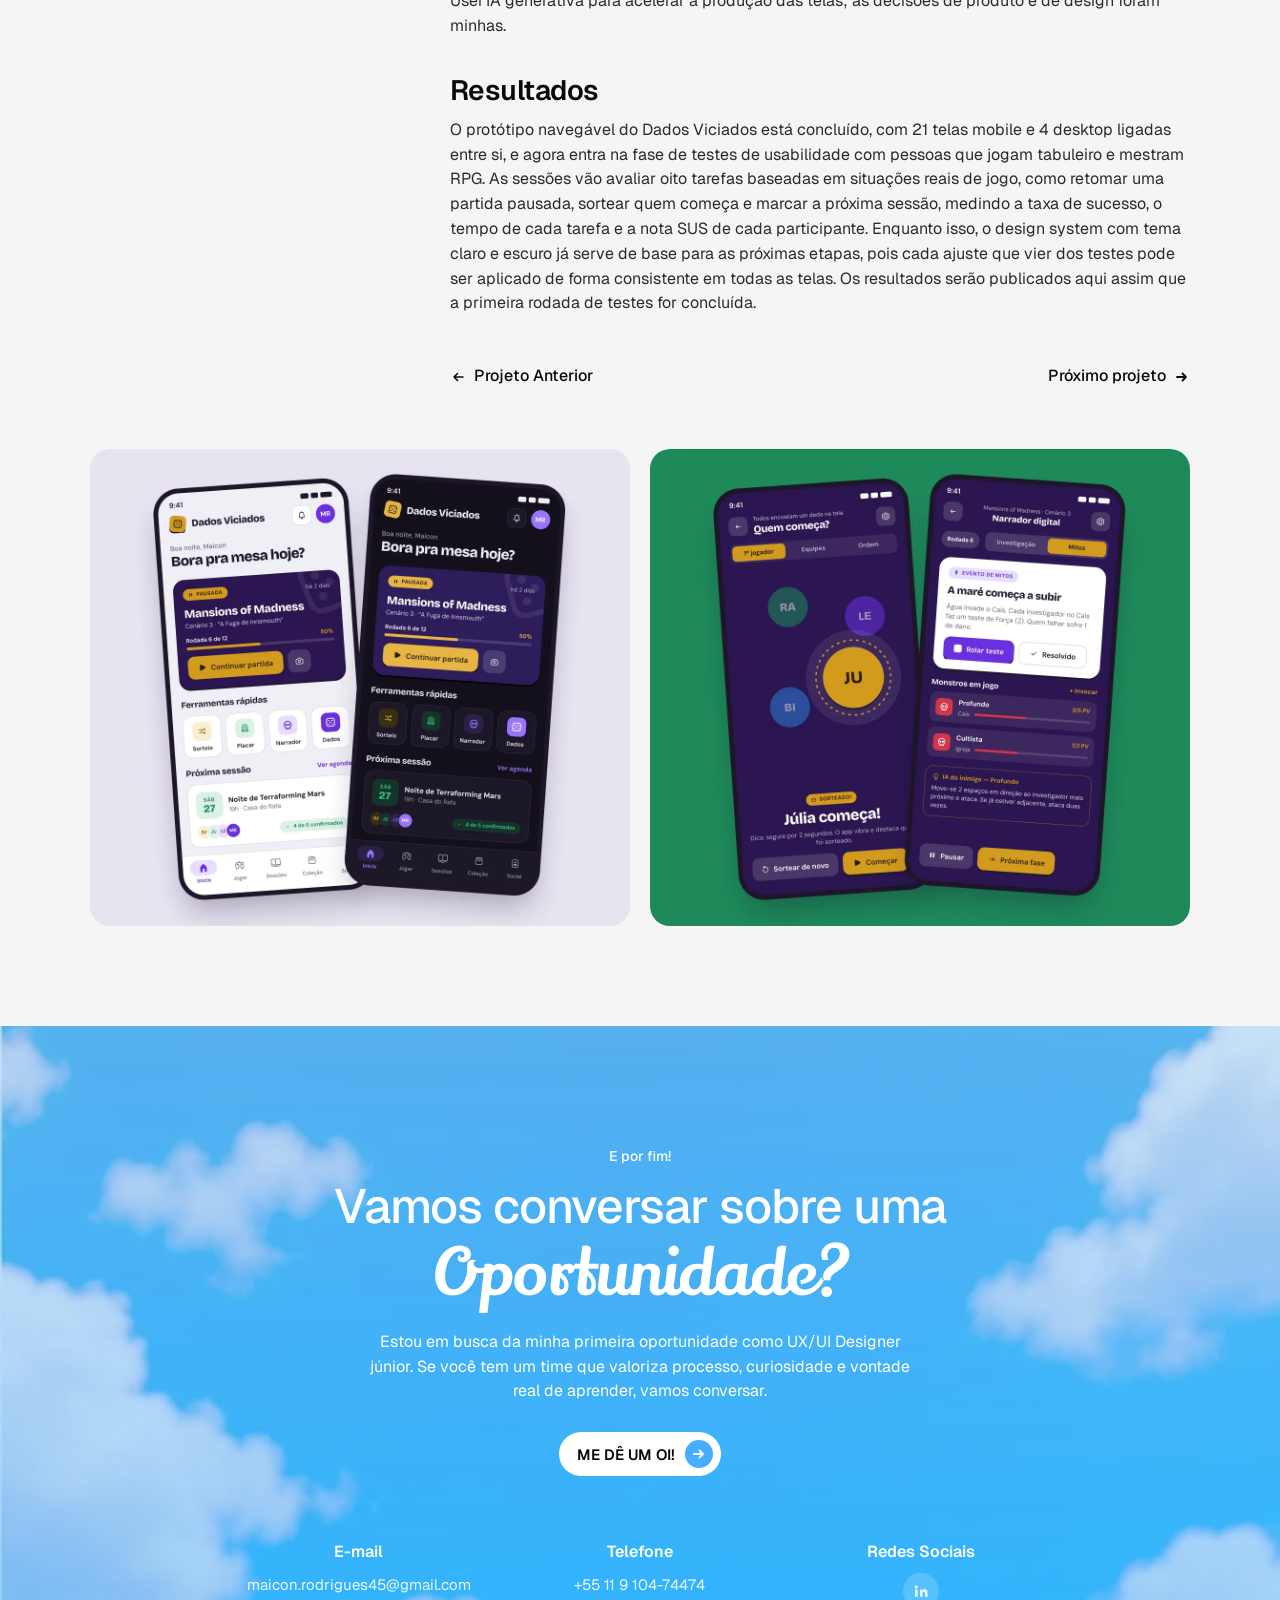
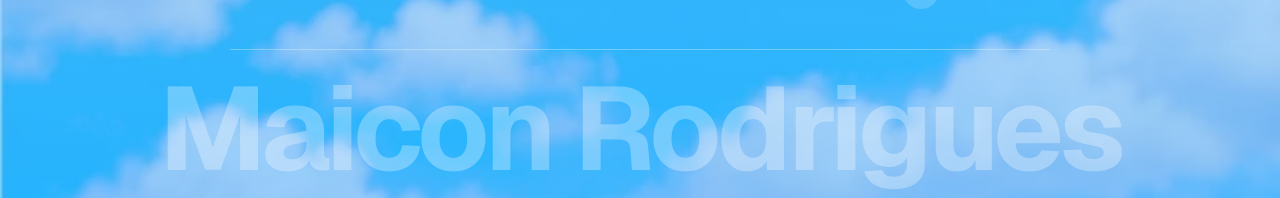
<file: projects/dados-viciados/index.html>
<!doctype html>
<html lang="pt-BR">
<head>
<meta charset="utf-8">
<meta name="viewport" content="width=device-width, initial-scale=1">
<title>Dados Viciados | Maicon Rodrigues</title>
<meta name="description" content="Projeto Dados Viciados, da organização da mesa ao placar final da partida.">
<link rel="canonical" href="https://portfmaicon.com.br/projects/dados-viciados">
<meta property="og:type" content="website">
<meta property="og:title" content="Dados Viciados | Maicon Rodrigues">
<meta property="og:description" content="Projeto Dados Viciados, da organização da mesa ao placar final da partida.">
<meta property="og:url" content="https://portfmaicon.com.br/projects/dados-viciados">
<meta property="og:image" content="https://portfmaicon.com.br/img/geral/og.jpg">
<meta name="twitter:card" content="summary_large_image">
<link rel="icon" href="../../img/geral/favicon.png">
<link rel="apple-touch-icon" href="../../img/geral/favicon.png">
<link rel="preconnect" href="https://fonts.googleapis.com">
<link rel="preconnect" href="https://fonts.gstatic.com" crossorigin>
<link href="https://fonts.googleapis.com/css2?family=Geist:wght@400;500;600;700&family=Lily+Script+One&display=swap" rel="stylesheet">
<link rel="stylesheet" href="../../css/style.css?v=6">
</head>
<body>
<header class="nav">
  <a class="nav__marca" href="../../index.html">
    <img src="../../img/geral/avatar-mini.webp" alt="" width="40" height="40">
    <span>MAICON RODRIGUES</span>
  </a>
  <button class="nav__botao" aria-label="Abrir menu" aria-expanded="false" aria-controls="menu">
    <span></span><span></span><span></span>
  </button>
</header>
<nav class="menu" id="menu" aria-hidden="true">
  <ul>
    <li><a href="../../index.html">Início</a></li>
    <li><a href="../../projects/index.html">Projetos</a></li>
    <li><a href="../../index.html#sobre">Sobre</a></li>
    <li><a href="../../contact-me/index.html">Contato</a></li>
  </ul>
  <a class="menu__linkedin" href="https://linkedin.com/in/maiconrodri" target="_blank" rel="noopener">LinkedIn</a>
</nav>
<main class="pagina">
<a class="voltar" href="../../projects/index.html"><svg viewBox="0 0 16 16" aria-hidden="true"><path d="M13 8H4M7.5 4.5 4 8l3.5 3.5" fill="none" stroke="currentColor" stroke-width="1.6" stroke-linecap="round" stroke-linejoin="round"/></svg><span>Todos os projetos</span></a>
<section class="topo topo--case">
  <div class="topo__esq"><h1>Dados Viciados</h1></div>
  <div class="topo__dir">
    <p>Projeto Dados Viciados, da organização da mesa ao placar final da partida.</p>
    <a class="btn btn--branco btn--peq" href="../../contact-me/index.html"><span>Me dê um Oi!</span><i><svg viewBox="0 0 16 16" aria-hidden="true"><path d="M3 8h9M8.5 4.5 12 8l-3.5 3.5" fill="none" stroke="currentColor" stroke-width="1.8" stroke-linecap="round" stroke-linejoin="round"/></svg></i></a>
  </div>
</section>
<dl class="meta">
  <div><dt>Projeto de</dt><dd>UX/UI Design</dd></div>
  <div><dt>Ano</dt><dd>2026</dd></div>
  <div><dt>Conclusão</dt><dd>3 meses</dd></div>
  <div><dt>Tipo de Projeto</dt><dd>Projeto Pessoal</dd></div>
</dl>
<figure class="case__capa"><img src="../../img/projetos/dados-largo.webp" alt="Capa do projeto Dados Viciados"></figure>
<div class="case">
  <aside class="painel case__lado">
    <p>Projeto Dados Viciados, um app para organizar, jogar e lembrar das partidas de tabuleiro e RPG.</p>
    <strong>Projeto pessoal.</strong>
    <span>Visualize Projeto no Figma:</span>
    <div class="case__icones"><a class="icone" href="https://www.figma.com/design/gAqk9FIjAQvSRwH3awcTCs/Dados-Viciados?node-id=69-96&t=vFWpFAmMNK9w7iA7-1" target="_blank" rel="noopener" aria-label="Abrir no Figma"><svg viewBox="0 0 24 24" aria-hidden="true"><path fill="currentColor" d="M8 24a4 4 0 0 0 4-4v-4H8a4 4 0 0 0 0 8Zm-4-12a4 4 0 0 1 4-4h4v8H8a4 4 0 0 1-4-4Zm0-8a4 4 0 0 1 4-4h4v8H8a4 4 0 0 1-4-4Zm8-4h4a4 4 0 0 1 0 8h-4V0Zm8 12a4 4 0 1 1-8 0 4 4 0 0 1 8 0Z"/></svg></a></div>
  </aside>
  <article class="case__texto">
    <h2>Visão Geral</h2>
    <p>O Dados Viciados nasceu de um problema que eu vivia na minha própria mesa: jogar é a parte fácil, difícil é tudo em volta. Combinar dia e jogo no WhatsApp, decidir quem começa, contar os pontos no fim e lembrar onde uma partida longa parou tomavam o tempo que deveria ir para o jogo. As soluções existentes ficavam espalhadas entre apps oficiais, planilhas e papel. Criei um app que reúne organização, ferramentas de mesa e coleção num só lugar, priorizando os jogos de tabuleiro e dando ao RPG uma área própria.</p>
    <h2>Design</h2>
    <p>Comecei mapeando as dores de quem joga e transformei cada uma numa parte do app: sessões para pausar e continuar partidas, sorteio e dados, placar por categoria, grupos com enquete, ferramentas do mestre e comparador de preços. Organizei a navegação em cinco abas que seguem o ritmo de uma noite de jogos e criei um modo imersivo para as telas usadas durante a partida. Na segunda versão, deixei a interface mais limpa e com personalidade: fundo em névoa lilás, roxo como marca, verde feltro para o tabuleiro e amarelo ocre para as ações de jogo, sobre um design system com tema claro e escuro. O resultado é um protótipo navegável com 21 telas mobile e 4 desktop. Usei IA generativa para acelerar a produção das telas; as decisões de produto e de design foram minhas.</p>
    <h2>Resultados</h2>
    <p>O protótipo navegável do Dados Viciados está concluído, com 21 telas mobile e 4 desktop ligadas entre si, e agora entra na fase de testes de usabilidade com pessoas que jogam tabuleiro e mestram RPG. As sessões vão avaliar oito tarefas baseadas em situações reais de jogo, como retomar uma partida pausada, sortear quem começa e marcar a próxima sessão, medindo a taxa de sucesso, o tempo de cada tarefa e a nota SUS de cada participante. Enquanto isso, o design system com tema claro e escuro já serve de base para as próximas etapas, pois cada ajuste que vier dos testes pode ser aplicado de forma consistente em todas as telas. Os resultados serão publicados aqui assim que a primeira rodada de testes for concluída.</p>
    <nav class="navcase"><a class="navcase__link" href="../../projects/projetoitau/index.html"><svg viewBox="0 0 16 16" aria-hidden="true"><path d="M13 8H4M7.5 4.5 4 8l3.5 3.5" fill="none" stroke="currentColor" stroke-width="1.6" stroke-linecap="round" stroke-linejoin="round"/></svg><span>Projeto Anterior</span></a><a class="navcase__link navcase__link--prox" href="../../projects/balcao/index.html"><span>Próximo projeto</span><svg viewBox="0 0 16 16" aria-hidden="true"><path d="M3 8h9M8.5 4.5 12 8l-3.5 3.5" fill="none" stroke="currentColor" stroke-width="1.8" stroke-linecap="round" stroke-linejoin="round"/></svg></a></nav>
  </article>
</div>
<div class="galeria"><figure class="revelar"><img src="../../img/projetos/dados-2.webp" alt="Telas do projeto Dados Viciados" loading="lazy"></figure><figure class="revelar"><img src="../../img/projetos/dados-3.webp" alt="Telas do projeto Dados Viciados" loading="lazy"></figure></div>
</main>
<footer class="rodape">
  <img class="rodape__ceu" src="../../img/geral/ceu.webp" alt="" aria-hidden="true" loading="lazy">
  <div class="rodape__conteudo revelar">
    <p class="rotulo rotulo--claro">E por fim!</p>
    <h2 class="rodape__titulo">Vamos conversar sobre uma <span class="script">Oportunidade?</span></h2>
    <p class="rodape__texto">Estou em busca da minha primeira oportunidade como UX/UI Designer júnior. Se você tem um time que valoriza processo, curiosidade e vontade real de aprender, vamos conversar.</p>
    <a class="btn btn--branco" href="../../contact-me/index.html"><span>ME DÊ UM OI!</span><i><svg viewBox="0 0 16 16" aria-hidden="true"><path d="M3 8h9M8.5 4.5 12 8l-3.5 3.5" fill="none" stroke="currentColor" stroke-width="1.8" stroke-linecap="round" stroke-linejoin="round"/></svg></i></a>
    <div class="rodape__contatos">
      <div><span>E-mail</span><a href="mailto:maicon.rodrigues45@gmail.com">maicon.rodrigues45@gmail.com</a></div>
      <div><span>Telefone</span><a href="tel:+5511910474474">+55 11 9 104-74474</a></div>
      <div><span>Redes Sociais</span><a class="rodape__in" href="https://linkedin.com/in/maiconrodri" target="_blank" rel="noopener" aria-label="LinkedIn de Maicon Rodrigues"><svg viewBox="0 0 24 24" aria-hidden="true"><path fill="currentColor" d="M4.98 3.5a2.5 2.5 0 1 1 0 5 2.5 2.5 0 0 1 0-5ZM3 9.75h4v11H3v-11Zm6.5 0h3.8v1.5h.06c.53-1 1.83-2.06 3.77-2.06 4.03 0 4.77 2.65 4.77 6.1v5.46h-4v-4.84c0-1.15-.02-2.64-1.6-2.64-1.6 0-1.85 1.25-1.85 2.55v4.93h-4v-11Z"/></svg></a></div>
    </div>
  </div>
  <p class="rodape__nome" aria-hidden="true">Maicon Rodrigues</p>
</footer>
<script src="../../js/main.js?v=6"></script>
</body>
</html>
</file>
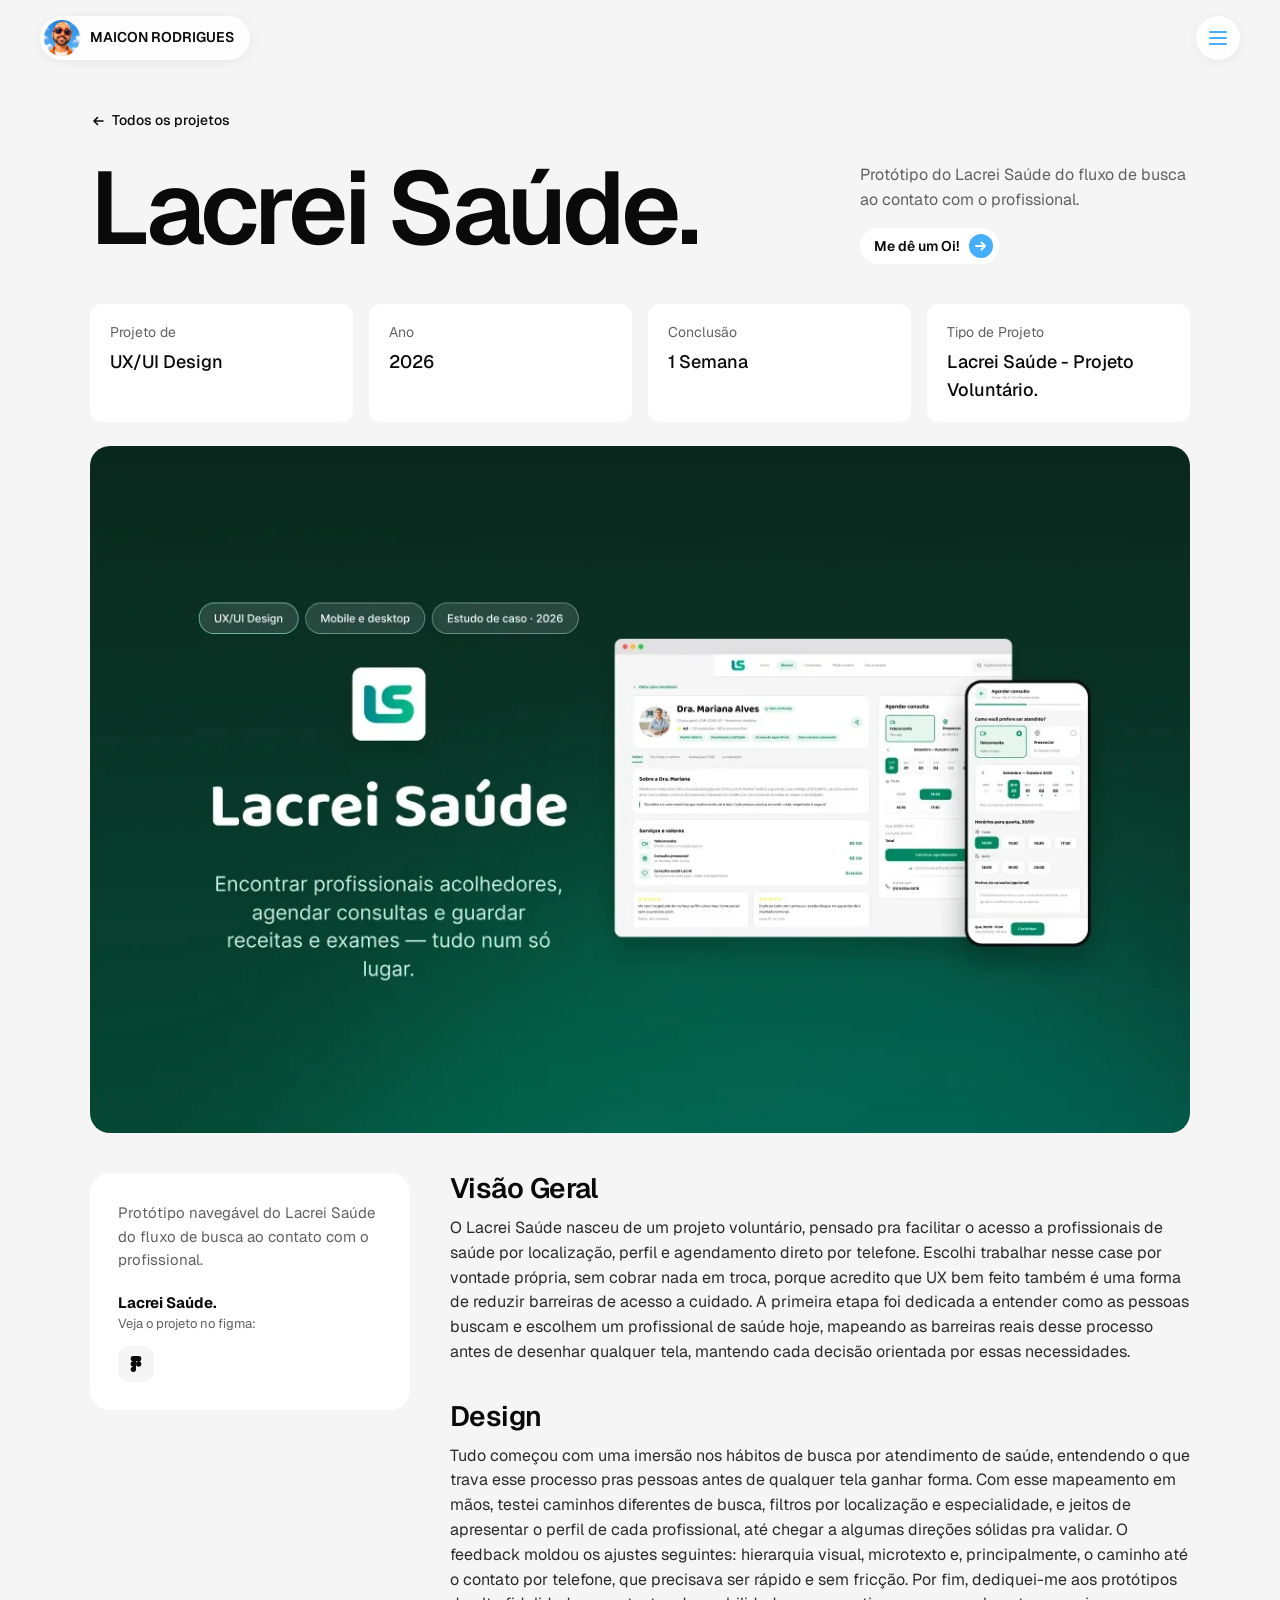
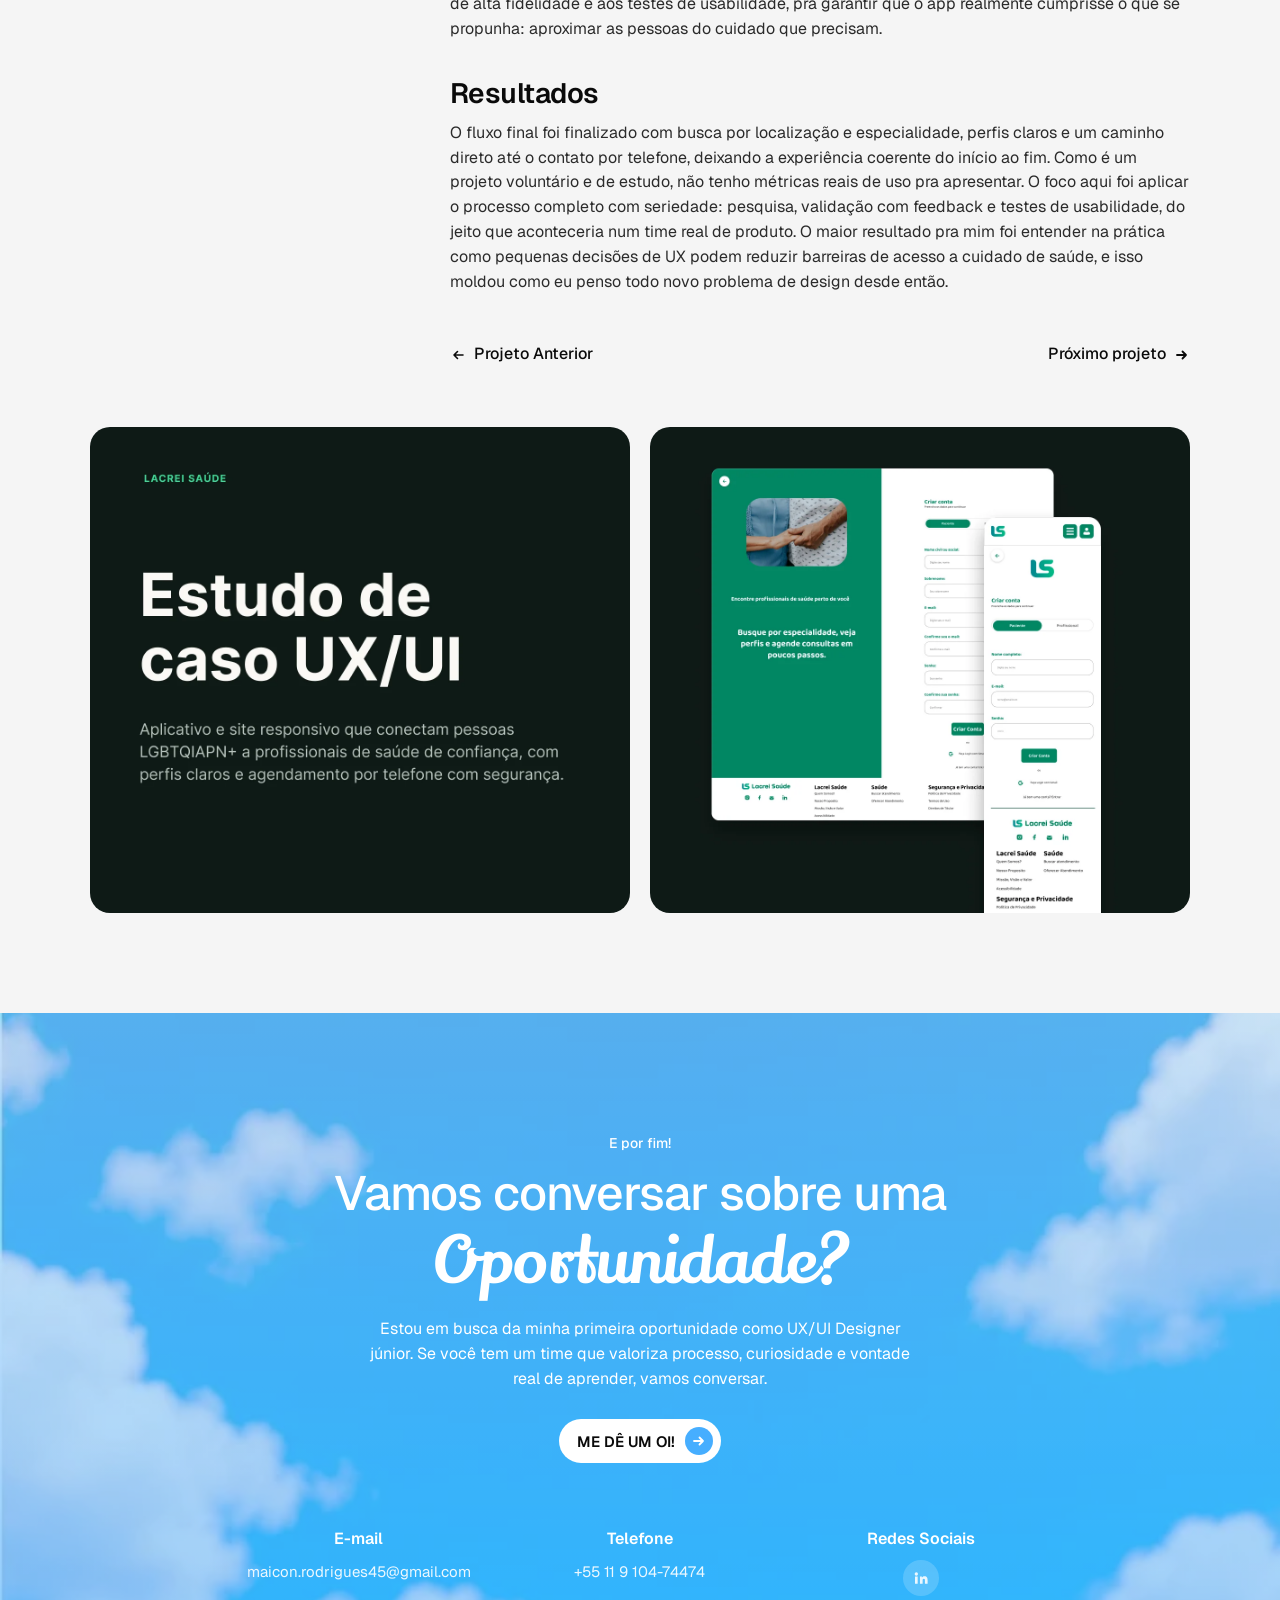
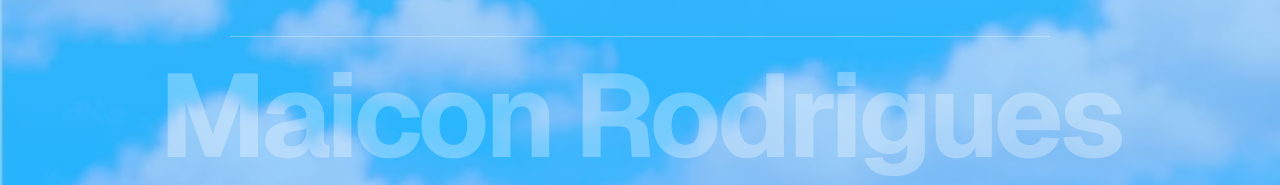
<file: projects/lacreisaude/index.html>
<!doctype html>
<html lang="pt-BR">
<head>
<meta charset="utf-8">
<meta name="viewport" content="width=device-width, initial-scale=1">
<title>Lacrei Saúde | Maicon Rodrigues</title>
<meta name="description" content="Protótipo do Lacrei Saúde do fluxo de busca ao contato com o profissional.">
<link rel="canonical" href="https://portfmaicon.com.br/projects/lacreisaude">
<meta property="og:type" content="website">
<meta property="og:title" content="Lacrei Saúde | Maicon Rodrigues">
<meta property="og:description" content="Protótipo do Lacrei Saúde do fluxo de busca ao contato com o profissional.">
<meta property="og:url" content="https://portfmaicon.com.br/projects/lacreisaude">
<meta property="og:image" content="https://portfmaicon.com.br/img/geral/og.jpg">
<meta name="twitter:card" content="summary_large_image">
<link rel="icon" href="../../img/geral/favicon.png">
<link rel="apple-touch-icon" href="../../img/geral/favicon.png">
<link rel="preconnect" href="https://fonts.googleapis.com">
<link rel="preconnect" href="https://fonts.gstatic.com" crossorigin>
<link href="https://fonts.googleapis.com/css2?family=Geist:wght@400;500;600;700&family=Lily+Script+One&display=swap" rel="stylesheet">
<link rel="stylesheet" href="../../css/style.css?v=6">
</head>
<body>
<header class="nav">
  <a class="nav__marca" href="../../index.html">
    <img src="../../img/geral/avatar-mini.webp" alt="" width="40" height="40">
    <span>MAICON RODRIGUES</span>
  </a>
  <button class="nav__botao" aria-label="Abrir menu" aria-expanded="false" aria-controls="menu">
    <span></span><span></span><span></span>
  </button>
</header>
<nav class="menu" id="menu" aria-hidden="true">
  <ul>
    <li><a href="../../index.html">Início</a></li>
    <li><a href="../../projects/index.html">Projetos</a></li>
    <li><a href="../../index.html#sobre">Sobre</a></li>
    <li><a href="../../contact-me/index.html">Contato</a></li>
  </ul>
  <a class="menu__linkedin" href="https://linkedin.com/in/maiconrodri" target="_blank" rel="noopener">LinkedIn</a>
</nav>
<main class="pagina">
<a class="voltar" href="../../projects/index.html"><svg viewBox="0 0 16 16" aria-hidden="true"><path d="M13 8H4M7.5 4.5 4 8l3.5 3.5" fill="none" stroke="currentColor" stroke-width="1.6" stroke-linecap="round" stroke-linejoin="round"/></svg><span>Todos os projetos</span></a>
<section class="topo topo--case">
  <div class="topo__esq"><h1>Lacrei Saúde.</h1></div>
  <div class="topo__dir">
    <p>Protótipo do Lacrei Saúde do fluxo de busca ao contato com o profissional.</p>
    <a class="btn btn--branco btn--peq" href="../../contact-me/index.html"><span>Me dê um Oi!</span><i><svg viewBox="0 0 16 16" aria-hidden="true"><path d="M3 8h9M8.5 4.5 12 8l-3.5 3.5" fill="none" stroke="currentColor" stroke-width="1.8" stroke-linecap="round" stroke-linejoin="round"/></svg></i></a>
  </div>
</section>
<dl class="meta">
  <div><dt>Projeto de</dt><dd>UX/UI Design</dd></div>
  <div><dt>Ano</dt><dd>2026</dd></div>
  <div><dt>Conclusão</dt><dd>1 Semana</dd></div>
  <div><dt>Tipo de Projeto</dt><dd>Lacrei Saúde - Projeto Voluntário.</dd></div>
</dl>
<figure class="case__capa"><img src="../../img/projetos/lacrei-largo.webp" alt="Capa do projeto Lacrei Saúde"></figure>
<div class="case">
  <aside class="painel case__lado">
    <p>Protótipo navegável do Lacrei Saúde do fluxo de busca ao contato com o profissional.</p>
    <strong>Lacrei Saúde.</strong>
    <span>Veja o projeto no figma:</span>
    <div class="case__icones"><a class="icone" href="https://www.figma.com/design/gbj4Iz9KUCvFLRwTGUQeRC/Lacrei---Sa%C3%BAde?node-id=4-101&t=ll6bpjm35TOl6n0j-1" target="_blank" rel="noopener" aria-label="Abrir no Figma"><svg viewBox="0 0 24 24" aria-hidden="true"><path fill="currentColor" d="M8 24a4 4 0 0 0 4-4v-4H8a4 4 0 0 0 0 8Zm-4-12a4 4 0 0 1 4-4h4v8H8a4 4 0 0 1-4-4Zm0-8a4 4 0 0 1 4-4h4v8H8a4 4 0 0 1-4-4Zm8-4h4a4 4 0 0 1 0 8h-4V0Zm8 12a4 4 0 1 1-8 0 4 4 0 0 1 8 0Z"/></svg></a></div>
  </aside>
  <article class="case__texto">
    <h2>Visão Geral</h2>
    <p>O Lacrei Saúde nasceu de um projeto voluntário, pensado pra facilitar o acesso a profissionais de saúde por localização, perfil e agendamento direto por telefone. Escolhi trabalhar nesse case por vontade própria, sem cobrar nada em troca, porque acredito que UX bem feito também é uma forma de reduzir barreiras de acesso a cuidado. A primeira etapa foi dedicada a entender como as pessoas buscam e escolhem um profissional de saúde hoje, mapeando as barreiras reais desse processo antes de desenhar qualquer tela, mantendo cada decisão orientada por essas necessidades.</p>
    <h2>Design</h2>
    <p>Tudo começou com uma imersão nos hábitos de busca por atendimento de saúde, entendendo o que trava esse processo pras pessoas antes de qualquer tela ganhar forma. Com esse mapeamento em mãos, testei caminhos diferentes de busca, filtros por localização e especialidade, e jeitos de apresentar o perfil de cada profissional, até chegar a algumas direções sólidas pra validar. O feedback moldou os ajustes seguintes: hierarquia visual, microtexto e, principalmente, o caminho até o contato por telefone, que precisava ser rápido e sem fricção. Por fim, dediquei-me aos protótipos de alta fidelidade e aos testes de usabilidade, pra garantir que o app realmente cumprisse o que se propunha: aproximar as pessoas do cuidado que precisam.</p>
    <h2>Resultados</h2>
    <p>O fluxo final foi finalizado com busca por localização e especialidade, perfis claros e um caminho direto até o contato por telefone, deixando a experiência coerente do início ao fim. Como é um projeto voluntário e de estudo, não tenho métricas reais de uso pra apresentar. O foco aqui foi aplicar o processo completo com seriedade: pesquisa, validação com feedback e testes de usabilidade, do jeito que aconteceria num time real de produto. O maior resultado pra mim foi entender na prática como pequenas decisões de UX podem reduzir barreiras de acesso a cuidado de saúde, e isso moldou como eu penso todo novo problema de design desde então.</p>
    <nav class="navcase"><a class="navcase__link" href="../../projects/chef-sem-tempo/index.html"><svg viewBox="0 0 16 16" aria-hidden="true"><path d="M13 8H4M7.5 4.5 4 8l3.5 3.5" fill="none" stroke="currentColor" stroke-width="1.6" stroke-linecap="round" stroke-linejoin="round"/></svg><span>Projeto Anterior</span></a><a class="navcase__link navcase__link--prox" href="../../projects/sumup-pix/index.html"><span>Próximo projeto</span><svg viewBox="0 0 16 16" aria-hidden="true"><path d="M3 8h9M8.5 4.5 12 8l-3.5 3.5" fill="none" stroke="currentColor" stroke-width="1.8" stroke-linecap="round" stroke-linejoin="round"/></svg></a></nav>
  </article>
</div>
<div class="galeria"><figure class="revelar"><img src="../../img/projetos/lacrei-2.webp" alt="Telas do projeto Lacrei Saúde" loading="lazy"></figure><figure class="revelar"><img src="../../img/projetos/lacrei-3.webp" alt="Telas do projeto Lacrei Saúde" loading="lazy"></figure></div>
</main>
<footer class="rodape">
  <img class="rodape__ceu" src="../../img/geral/ceu.webp" alt="" aria-hidden="true" loading="lazy">
  <div class="rodape__conteudo revelar">
    <p class="rotulo rotulo--claro">E por fim!</p>
    <h2 class="rodape__titulo">Vamos conversar sobre uma <span class="script">Oportunidade?</span></h2>
    <p class="rodape__texto">Estou em busca da minha primeira oportunidade como UX/UI Designer júnior. Se você tem um time que valoriza processo, curiosidade e vontade real de aprender, vamos conversar.</p>
    <a class="btn btn--branco" href="../../contact-me/index.html"><span>ME DÊ UM OI!</span><i><svg viewBox="0 0 16 16" aria-hidden="true"><path d="M3 8h9M8.5 4.5 12 8l-3.5 3.5" fill="none" stroke="currentColor" stroke-width="1.8" stroke-linecap="round" stroke-linejoin="round"/></svg></i></a>
    <div class="rodape__contatos">
      <div><span>E-mail</span><a href="mailto:maicon.rodrigues45@gmail.com">maicon.rodrigues45@gmail.com</a></div>
      <div><span>Telefone</span><a href="tel:+5511910474474">+55 11 9 104-74474</a></div>
      <div><span>Redes Sociais</span><a class="rodape__in" href="https://linkedin.com/in/maiconrodri" target="_blank" rel="noopener" aria-label="LinkedIn de Maicon Rodrigues"><svg viewBox="0 0 24 24" aria-hidden="true"><path fill="currentColor" d="M4.98 3.5a2.5 2.5 0 1 1 0 5 2.5 2.5 0 0 1 0-5ZM3 9.75h4v11H3v-11Zm6.5 0h3.8v1.5h.06c.53-1 1.83-2.06 3.77-2.06 4.03 0 4.77 2.65 4.77 6.1v5.46h-4v-4.84c0-1.15-.02-2.64-1.6-2.64-1.6 0-1.85 1.25-1.85 2.55v4.93h-4v-11Z"/></svg></a></div>
    </div>
  </div>
  <p class="rodape__nome" aria-hidden="true">Maicon Rodrigues</p>
</footer>
<script src="../../js/main.js?v=6"></script>
</body>
</html>
</file>
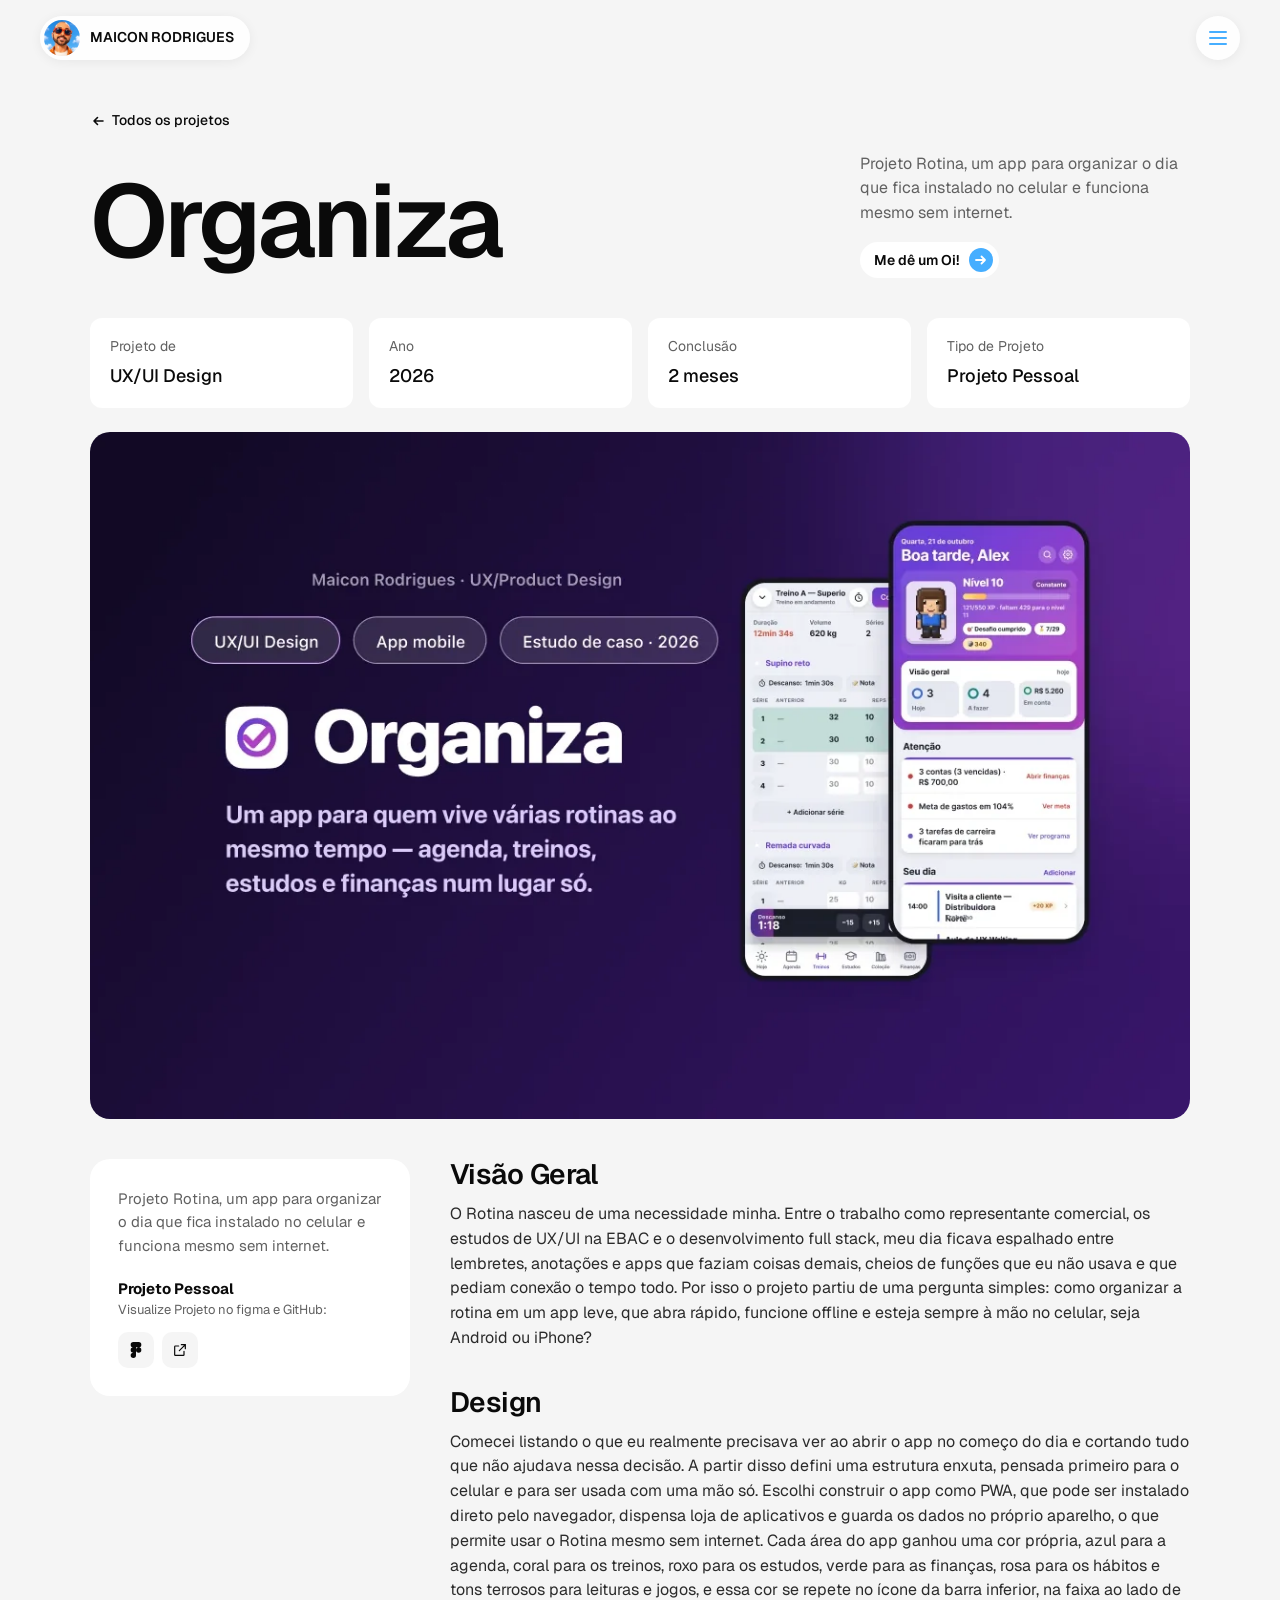
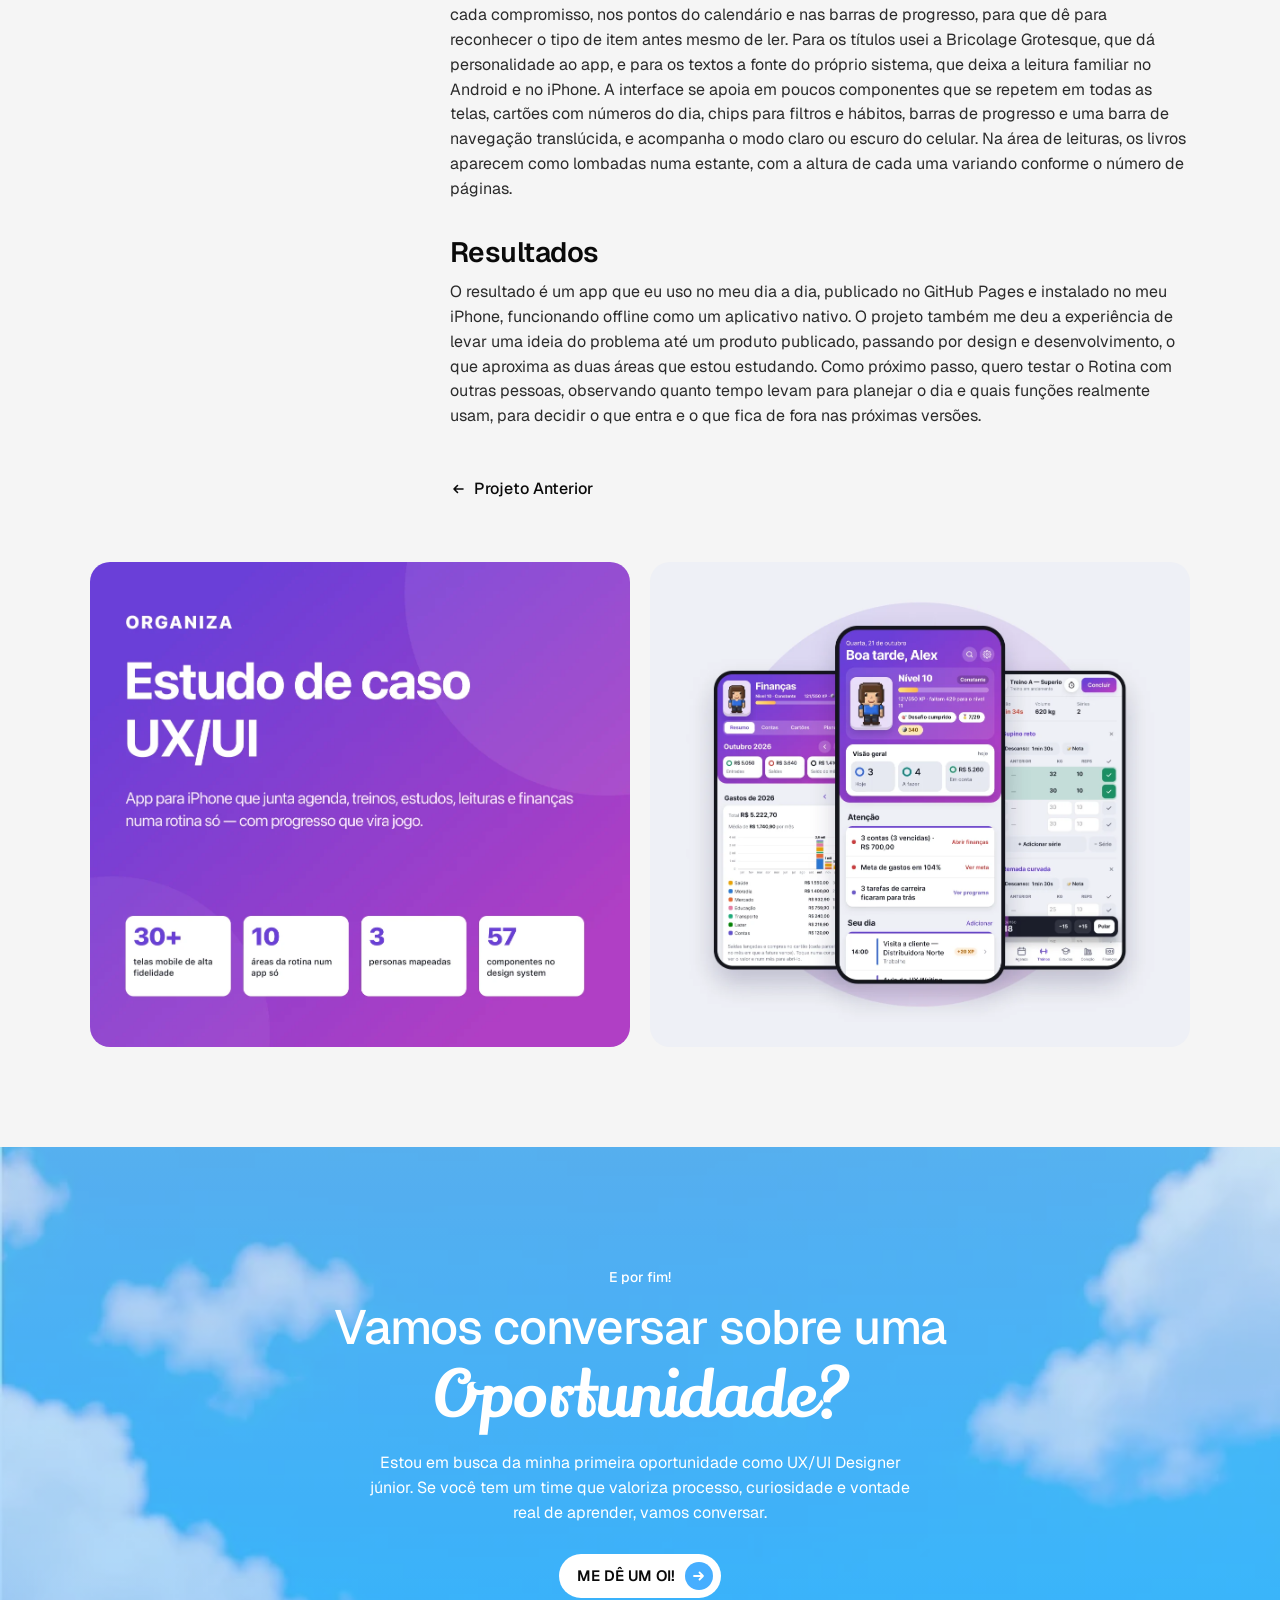
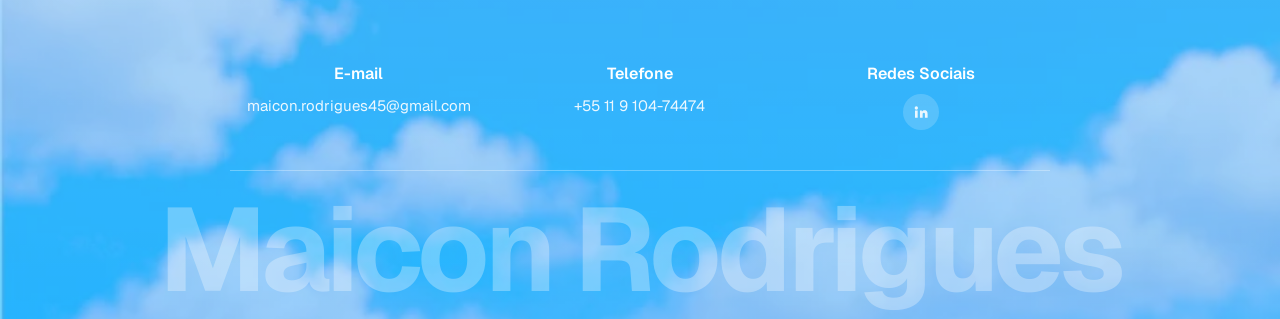
<file: projects/organiza/index.html>
<!doctype html>
<html lang="pt-BR">
<head>
<meta charset="utf-8">
<meta name="viewport" content="width=device-width, initial-scale=1">
<title>Organiza | Maicon Rodrigues</title>
<meta name="description" content="Projeto Rotina, um app para organizar o dia que fica instalado no celular e funciona mesmo sem internet.">
<link rel="canonical" href="https://portfmaicon.com.br/projects/organiza">
<meta property="og:type" content="website">
<meta property="og:title" content="Organiza | Maicon Rodrigues">
<meta property="og:description" content="Projeto Rotina, um app para organizar o dia que fica instalado no celular e funciona mesmo sem internet.">
<meta property="og:url" content="https://portfmaicon.com.br/projects/organiza">
<meta property="og:image" content="https://portfmaicon.com.br/img/geral/og.jpg">
<meta name="twitter:card" content="summary_large_image">
<link rel="icon" href="../../img/geral/favicon.png">
<link rel="apple-touch-icon" href="../../img/geral/favicon.png">
<link rel="preconnect" href="https://fonts.googleapis.com">
<link rel="preconnect" href="https://fonts.gstatic.com" crossorigin>
<link href="https://fonts.googleapis.com/css2?family=Geist:wght@400;500;600;700&family=Lily+Script+One&display=swap" rel="stylesheet">
<link rel="stylesheet" href="../../css/style.css?v=6">
</head>
<body>
<header class="nav">
  <a class="nav__marca" href="../../index.html">
    <img src="../../img/geral/avatar-mini.webp" alt="" width="40" height="40">
    <span>MAICON RODRIGUES</span>
  </a>
  <button class="nav__botao" aria-label="Abrir menu" aria-expanded="false" aria-controls="menu">
    <span></span><span></span><span></span>
  </button>
</header>
<nav class="menu" id="menu" aria-hidden="true">
  <ul>
    <li><a href="../../index.html">Início</a></li>
    <li><a href="../../projects/index.html">Projetos</a></li>
    <li><a href="../../index.html#sobre">Sobre</a></li>
    <li><a href="../../contact-me/index.html">Contato</a></li>
  </ul>
  <a class="menu__linkedin" href="https://linkedin.com/in/maiconrodri" target="_blank" rel="noopener">LinkedIn</a>
</nav>
<main class="pagina">
<a class="voltar" href="../../projects/index.html"><svg viewBox="0 0 16 16" aria-hidden="true"><path d="M13 8H4M7.5 4.5 4 8l3.5 3.5" fill="none" stroke="currentColor" stroke-width="1.6" stroke-linecap="round" stroke-linejoin="round"/></svg><span>Todos os projetos</span></a>
<section class="topo topo--case">
  <div class="topo__esq"><h1>Organiza</h1></div>
  <div class="topo__dir">
    <p>Projeto Rotina, um app para organizar o dia que fica instalado no celular e funciona mesmo sem internet.</p>
    <a class="btn btn--branco btn--peq" href="../../contact-me/index.html"><span>Me dê um Oi!</span><i><svg viewBox="0 0 16 16" aria-hidden="true"><path d="M3 8h9M8.5 4.5 12 8l-3.5 3.5" fill="none" stroke="currentColor" stroke-width="1.8" stroke-linecap="round" stroke-linejoin="round"/></svg></i></a>
  </div>
</section>
<dl class="meta">
  <div><dt>Projeto de</dt><dd>UX/UI Design</dd></div>
  <div><dt>Ano</dt><dd>2026</dd></div>
  <div><dt>Conclusão</dt><dd>2 meses</dd></div>
  <div><dt>Tipo de Projeto</dt><dd>Projeto Pessoal</dd></div>
</dl>
<figure class="case__capa"><img src="../../img/projetos/organiza-largo.webp" alt="Capa do projeto Organiza"></figure>
<div class="case">
  <aside class="painel case__lado">
    <p>Projeto Rotina, um app para organizar o dia que fica instalado no celular e funciona mesmo sem internet.</p>
    <strong>Projeto Pessoal</strong>
    <span>Visualize Projeto no figma e GitHub:</span>
    <div class="case__icones"><a class="icone" href="https://www.figma.com/design/mds0l511nOxARHods2vgXC/Organiza?node-id=0-1&t=RFA3NFo9Lnx2Pnta-1" target="_blank" rel="noopener" aria-label="Abrir no Figma"><svg viewBox="0 0 24 24" aria-hidden="true"><path fill="currentColor" d="M8 24a4 4 0 0 0 4-4v-4H8a4 4 0 0 0 0 8Zm-4-12a4 4 0 0 1 4-4h4v8H8a4 4 0 0 1-4-4Zm0-8a4 4 0 0 1 4-4h4v8H8a4 4 0 0 1-4-4Zm8-4h4a4 4 0 0 1 0 8h-4V0Zm8 12a4 4 0 1 1-8 0 4 4 0 0 1 8 0Z"/></svg></a><a class="icone" href="https://galnati.github.io/Rotina/" target="_blank" rel="noopener" aria-label="Abrir versão publicada"><svg viewBox="0 0 24 24" aria-hidden="true"><path fill="none" stroke="currentColor" stroke-width="1.8" stroke-linecap="round" d="M14 4h6v6M20 4l-9 9M18 14v5a1 1 0 0 1-1 1H5a1 1 0 0 1-1-1V7a1 1 0 0 1 1-1h5"/></svg></a></div>
  </aside>
  <article class="case__texto">
    <h2>Visão Geral</h2>
    <p>O Rotina nasceu de uma necessidade minha. Entre o trabalho como representante comercial, os estudos de UX/UI na EBAC e o desenvolvimento full stack, meu dia ficava espalhado entre lembretes, anotações e apps que faziam coisas demais, cheios de funções que eu não usava e que pediam conexão o tempo todo. Por isso o projeto partiu de uma pergunta simples: como organizar a rotina em um app leve, que abra rápido, funcione offline e esteja sempre à mão no celular, seja Android ou iPhone?</p>
    <h2>Design</h2>
    <p>Comecei listando o que eu realmente precisava ver ao abrir o app no começo do dia e cortando tudo que não ajudava nessa decisão. A partir disso defini uma estrutura enxuta, pensada primeiro para o celular e para ser usada com uma mão só. Escolhi construir o app como PWA, que pode ser instalado direto pelo navegador, dispensa loja de aplicativos e guarda os dados no próprio aparelho, o que permite usar o Rotina mesmo sem internet. Cada área do app ganhou uma cor própria, azul para a agenda, coral para os treinos, roxo para os estudos, verde para as finanças, rosa para os hábitos e tons terrosos para leituras e jogos, e essa cor se repete no ícone da barra inferior, na faixa ao lado de cada compromisso, nos pontos do calendário e nas barras de progresso, para que dê para reconhecer o tipo de item antes mesmo de ler. Para os títulos usei a Bricolage Grotesque, que dá personalidade ao app, e para os textos a fonte do próprio sistema, que deixa a leitura familiar no Android e no iPhone. A interface se apoia em poucos componentes que se repetem em todas as telas, cartões com números do dia, chips para filtros e hábitos, barras de progresso e uma barra de navegação translúcida, e acompanha o modo claro ou escuro do celular. Na área de leituras, os livros aparecem como lombadas numa estante, com a altura de cada uma variando conforme o número de páginas.</p>
    <h2>Resultados</h2>
    <p>O resultado é um app que eu uso no meu dia a dia, publicado no GitHub Pages e instalado no meu iPhone, funcionando offline como um aplicativo nativo. O projeto também me deu a experiência de levar uma ideia do problema até um produto publicado, passando por design e desenvolvimento, o que aproxima as duas áreas que estou estudando. Como próximo passo, quero testar o Rotina com outras pessoas, observando quanto tempo levam para planejar o dia e quais funções realmente usam, para decidir o que entra e o que fica de fora nas próximas versões.</p>
    <nav class="navcase"><a class="navcase__link" href="../../projects/balcao/index.html"><svg viewBox="0 0 16 16" aria-hidden="true"><path d="M13 8H4M7.5 4.5 4 8l3.5 3.5" fill="none" stroke="currentColor" stroke-width="1.6" stroke-linecap="round" stroke-linejoin="round"/></svg><span>Projeto Anterior</span></a></nav>
  </article>
</div>
<div class="galeria"><figure class="revelar"><img src="../../img/projetos/organiza-2.webp" alt="Telas do projeto Organiza" loading="lazy"></figure><figure class="revelar"><img src="../../img/projetos/organiza-3.webp" alt="Telas do projeto Organiza" loading="lazy"></figure></div>
</main>
<footer class="rodape">
  <img class="rodape__ceu" src="../../img/geral/ceu.webp" alt="" aria-hidden="true" loading="lazy">
  <div class="rodape__conteudo revelar">
    <p class="rotulo rotulo--claro">E por fim!</p>
    <h2 class="rodape__titulo">Vamos conversar sobre uma <span class="script">Oportunidade?</span></h2>
    <p class="rodape__texto">Estou em busca da minha primeira oportunidade como UX/UI Designer júnior. Se você tem um time que valoriza processo, curiosidade e vontade real de aprender, vamos conversar.</p>
    <a class="btn btn--branco" href="../../contact-me/index.html"><span>ME DÊ UM OI!</span><i><svg viewBox="0 0 16 16" aria-hidden="true"><path d="M3 8h9M8.5 4.5 12 8l-3.5 3.5" fill="none" stroke="currentColor" stroke-width="1.8" stroke-linecap="round" stroke-linejoin="round"/></svg></i></a>
    <div class="rodape__contatos">
      <div><span>E-mail</span><a href="mailto:maicon.rodrigues45@gmail.com">maicon.rodrigues45@gmail.com</a></div>
      <div><span>Telefone</span><a href="tel:+5511910474474">+55 11 9 104-74474</a></div>
      <div><span>Redes Sociais</span><a class="rodape__in" href="https://linkedin.com/in/maiconrodri" target="_blank" rel="noopener" aria-label="LinkedIn de Maicon Rodrigues"><svg viewBox="0 0 24 24" aria-hidden="true"><path fill="currentColor" d="M4.98 3.5a2.5 2.5 0 1 1 0 5 2.5 2.5 0 0 1 0-5ZM3 9.75h4v11H3v-11Zm6.5 0h3.8v1.5h.06c.53-1 1.83-2.06 3.77-2.06 4.03 0 4.77 2.65 4.77 6.1v5.46h-4v-4.84c0-1.15-.02-2.64-1.6-2.64-1.6 0-1.85 1.25-1.85 2.55v4.93h-4v-11Z"/></svg></a></div>
    </div>
  </div>
  <p class="rodape__nome" aria-hidden="true">Maicon Rodrigues</p>
</footer>
<script src="../../js/main.js?v=6"></script>
</body>
</html>
</file>
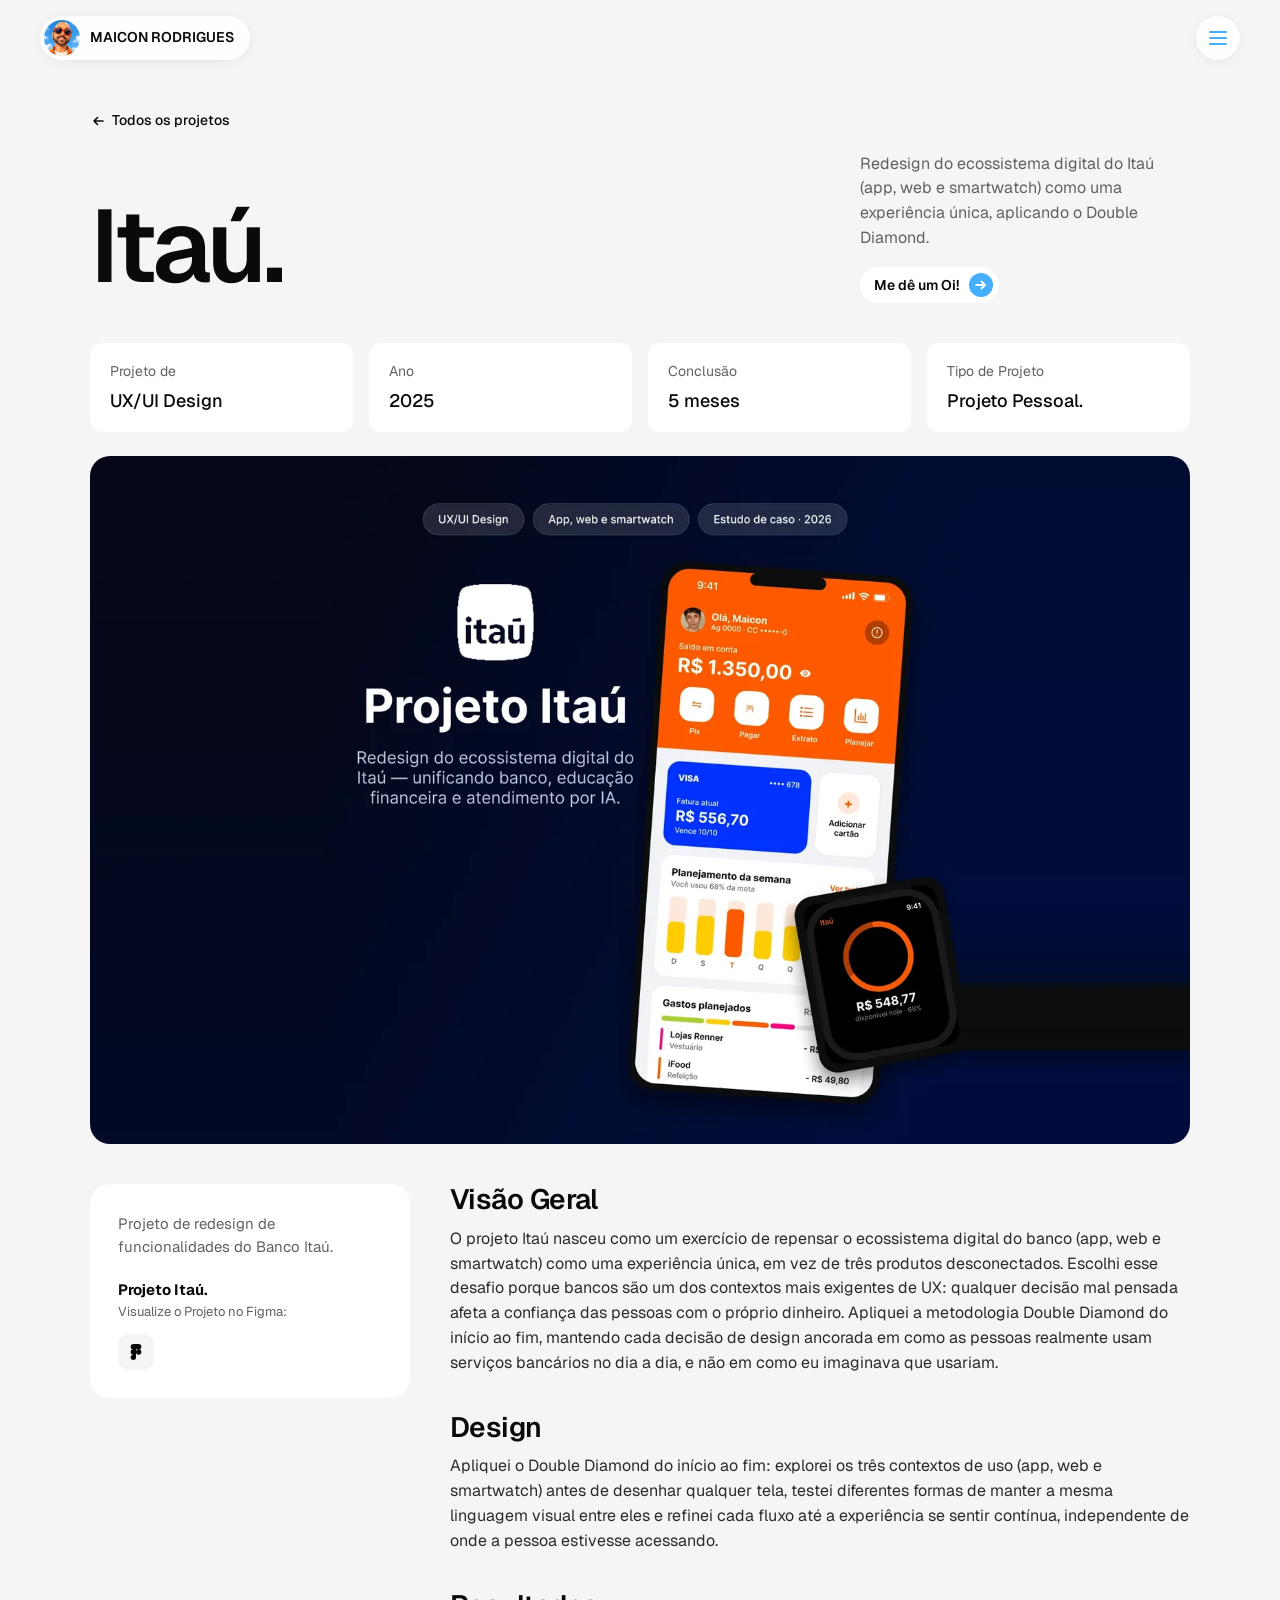
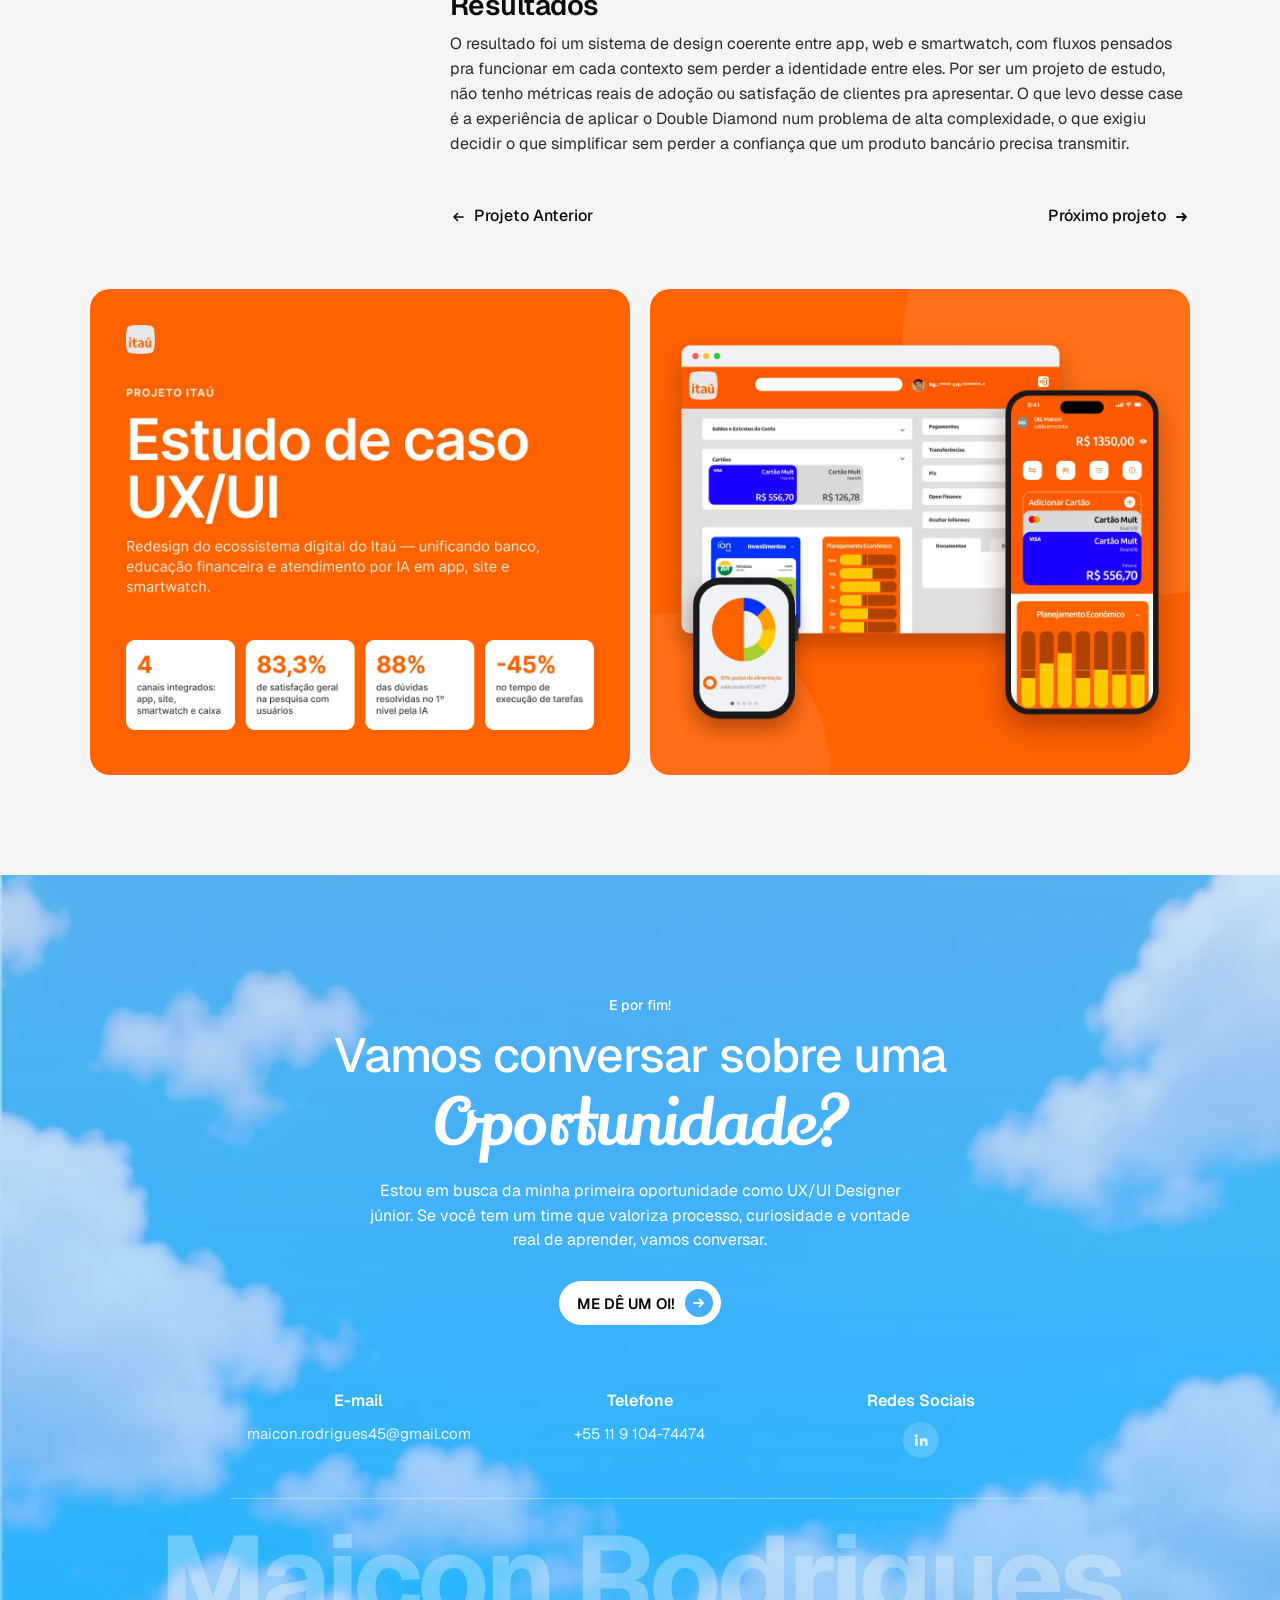
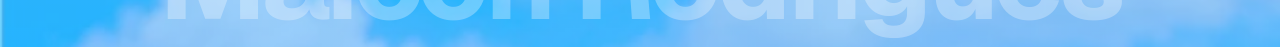
<file: projects/projetoitau/index.html>
<!doctype html>
<html lang="pt-BR">
<head>
<meta charset="utf-8">
<meta name="viewport" content="width=device-width, initial-scale=1">
<title>Itaú | Maicon Rodrigues</title>
<meta name="description" content="Redesign do ecossistema digital do Itaú (app, web e smartwatch) como uma experiência única, aplicando o Double Diamond.">
<link rel="canonical" href="https://portfmaicon.com.br/projects/projetoitau">
<meta property="og:type" content="website">
<meta property="og:title" content="Itaú | Maicon Rodrigues">
<meta property="og:description" content="Redesign do ecossistema digital do Itaú (app, web e smartwatch) como uma experiência única, aplicando o Double Diamond.">
<meta property="og:url" content="https://portfmaicon.com.br/projects/projetoitau">
<meta property="og:image" content="https://portfmaicon.com.br/img/geral/og.jpg">
<meta name="twitter:card" content="summary_large_image">
<link rel="icon" href="../../img/geral/favicon.png">
<link rel="apple-touch-icon" href="../../img/geral/favicon.png">
<link rel="preconnect" href="https://fonts.googleapis.com">
<link rel="preconnect" href="https://fonts.gstatic.com" crossorigin>
<link href="https://fonts.googleapis.com/css2?family=Geist:wght@400;500;600;700&family=Lily+Script+One&display=swap" rel="stylesheet">
<link rel="stylesheet" href="../../css/style.css?v=6">
</head>
<body>
<header class="nav">
  <a class="nav__marca" href="../../index.html">
    <img src="../../img/geral/avatar-mini.webp" alt="" width="40" height="40">
    <span>MAICON RODRIGUES</span>
  </a>
  <button class="nav__botao" aria-label="Abrir menu" aria-expanded="false" aria-controls="menu">
    <span></span><span></span><span></span>
  </button>
</header>
<nav class="menu" id="menu" aria-hidden="true">
  <ul>
    <li><a href="../../index.html">Início</a></li>
    <li><a href="../../projects/index.html">Projetos</a></li>
    <li><a href="../../index.html#sobre">Sobre</a></li>
    <li><a href="../../contact-me/index.html">Contato</a></li>
  </ul>
  <a class="menu__linkedin" href="https://linkedin.com/in/maiconrodri" target="_blank" rel="noopener">LinkedIn</a>
</nav>
<main class="pagina">
<a class="voltar" href="../../projects/index.html"><svg viewBox="0 0 16 16" aria-hidden="true"><path d="M13 8H4M7.5 4.5 4 8l3.5 3.5" fill="none" stroke="currentColor" stroke-width="1.6" stroke-linecap="round" stroke-linejoin="round"/></svg><span>Todos os projetos</span></a>
<section class="topo topo--case">
  <div class="topo__esq"><h1>Itaú.</h1></div>
  <div class="topo__dir">
    <p>Redesign do ecossistema digital do Itaú (app, web e smartwatch) como uma experiência única, aplicando o Double Diamond.</p>
    <a class="btn btn--branco btn--peq" href="../../contact-me/index.html"><span>Me dê um Oi!</span><i><svg viewBox="0 0 16 16" aria-hidden="true"><path d="M3 8h9M8.5 4.5 12 8l-3.5 3.5" fill="none" stroke="currentColor" stroke-width="1.8" stroke-linecap="round" stroke-linejoin="round"/></svg></i></a>
  </div>
</section>
<dl class="meta">
  <div><dt>Projeto de</dt><dd>UX/UI Design</dd></div>
  <div><dt>Ano</dt><dd>2025</dd></div>
  <div><dt>Conclusão</dt><dd>5 meses</dd></div>
  <div><dt>Tipo de Projeto</dt><dd>Projeto Pessoal.</dd></div>
</dl>
<figure class="case__capa"><img src="../../img/projetos/itau-largo.webp" alt="Capa do projeto Itaú"></figure>
<div class="case">
  <aside class="painel case__lado">
    <p>Projeto de redesign de funcionalidades do Banco Itaú.</p>
    <strong>Projeto Itaú.</strong>
    <span>Visualize o Projeto no Figma:</span>
    <div class="case__icones"><a class="icone" href="https://www.figma.com/design/6SkMmo1yKm4tpOCgTaBBN8/Projeto-Ita%C3%BA?node-id=0-1&t=NeAVCtL6iIgTh801-1" target="_blank" rel="noopener" aria-label="Abrir no Figma"><svg viewBox="0 0 24 24" aria-hidden="true"><path fill="currentColor" d="M8 24a4 4 0 0 0 4-4v-4H8a4 4 0 0 0 0 8Zm-4-12a4 4 0 0 1 4-4h4v8H8a4 4 0 0 1-4-4Zm0-8a4 4 0 0 1 4-4h4v8H8a4 4 0 0 1-4-4Zm8-4h4a4 4 0 0 1 0 8h-4V0Zm8 12a4 4 0 1 1-8 0 4 4 0 0 1 8 0Z"/></svg></a></div>
  </aside>
  <article class="case__texto">
    <h2>Visão Geral</h2>
    <p>O projeto Itaú nasceu como um exercício de repensar o ecossistema digital do banco (app, web e smartwatch) como uma experiência única, em vez de três produtos desconectados. Escolhi esse desafio porque bancos são um dos contextos mais exigentes de UX: qualquer decisão mal pensada afeta a confiança das pessoas com o próprio dinheiro. Apliquei a metodologia Double Diamond do início ao fim, mantendo cada decisão de design ancorada em como as pessoas realmente usam serviços bancários no dia a dia, e não em como eu imaginava que usariam.</p>
    <h2>Design</h2>
    <p>Apliquei o Double Diamond do início ao fim: explorei os três contextos de uso (app, web e smartwatch) antes de desenhar qualquer tela, testei diferentes formas de manter a mesma linguagem visual entre eles e refinei cada fluxo até a experiência se sentir contínua, independente de onde a pessoa estivesse acessando.</p>
    <h2>Resultados</h2>
    <p>O resultado foi um sistema de design coerente entre app, web e smartwatch, com fluxos pensados pra funcionar em cada contexto sem perder a identidade entre eles. Por ser um projeto de estudo, não tenho métricas reais de adoção ou satisfação de clientes pra apresentar. O que levo desse case é a experiência de aplicar o Double Diamond num problema de alta complexidade, o que exigiu decidir o que simplificar sem perder a confiança que um produto bancário precisa transmitir.</p>
    <nav class="navcase"><a class="navcase__link" href="../../projects/sumup-pix/index.html"><svg viewBox="0 0 16 16" aria-hidden="true"><path d="M13 8H4M7.5 4.5 4 8l3.5 3.5" fill="none" stroke="currentColor" stroke-width="1.6" stroke-linecap="round" stroke-linejoin="round"/></svg><span>Projeto Anterior</span></a><a class="navcase__link navcase__link--prox" href="../../projects/dados-viciados/index.html"><span>Próximo projeto</span><svg viewBox="0 0 16 16" aria-hidden="true"><path d="M3 8h9M8.5 4.5 12 8l-3.5 3.5" fill="none" stroke="currentColor" stroke-width="1.8" stroke-linecap="round" stroke-linejoin="round"/></svg></a></nav>
  </article>
</div>
<div class="galeria"><figure class="revelar"><img src="../../img/projetos/itau-2.webp" alt="Telas do projeto Itaú" loading="lazy"></figure><figure class="revelar"><img src="../../img/projetos/itau-3.webp" alt="Telas do projeto Itaú" loading="lazy"></figure></div>
</main>
<footer class="rodape">
  <img class="rodape__ceu" src="../../img/geral/ceu.webp" alt="" aria-hidden="true" loading="lazy">
  <div class="rodape__conteudo revelar">
    <p class="rotulo rotulo--claro">E por fim!</p>
    <h2 class="rodape__titulo">Vamos conversar sobre uma <span class="script">Oportunidade?</span></h2>
    <p class="rodape__texto">Estou em busca da minha primeira oportunidade como UX/UI Designer júnior. Se você tem um time que valoriza processo, curiosidade e vontade real de aprender, vamos conversar.</p>
    <a class="btn btn--branco" href="../../contact-me/index.html"><span>ME DÊ UM OI!</span><i><svg viewBox="0 0 16 16" aria-hidden="true"><path d="M3 8h9M8.5 4.5 12 8l-3.5 3.5" fill="none" stroke="currentColor" stroke-width="1.8" stroke-linecap="round" stroke-linejoin="round"/></svg></i></a>
    <div class="rodape__contatos">
      <div><span>E-mail</span><a href="mailto:maicon.rodrigues45@gmail.com">maicon.rodrigues45@gmail.com</a></div>
      <div><span>Telefone</span><a href="tel:+5511910474474">+55 11 9 104-74474</a></div>
      <div><span>Redes Sociais</span><a class="rodape__in" href="https://linkedin.com/in/maiconrodri" target="_blank" rel="noopener" aria-label="LinkedIn de Maicon Rodrigues"><svg viewBox="0 0 24 24" aria-hidden="true"><path fill="currentColor" d="M4.98 3.5a2.5 2.5 0 1 1 0 5 2.5 2.5 0 0 1 0-5ZM3 9.75h4v11H3v-11Zm6.5 0h3.8v1.5h.06c.53-1 1.83-2.06 3.77-2.06 4.03 0 4.77 2.65 4.77 6.1v5.46h-4v-4.84c0-1.15-.02-2.64-1.6-2.64-1.6 0-1.85 1.25-1.85 2.55v4.93h-4v-11Z"/></svg></a></div>
    </div>
  </div>
  <p class="rodape__nome" aria-hidden="true">Maicon Rodrigues</p>
</footer>
<script src="../../js/main.js?v=6"></script>
</body>
</html>
</file>
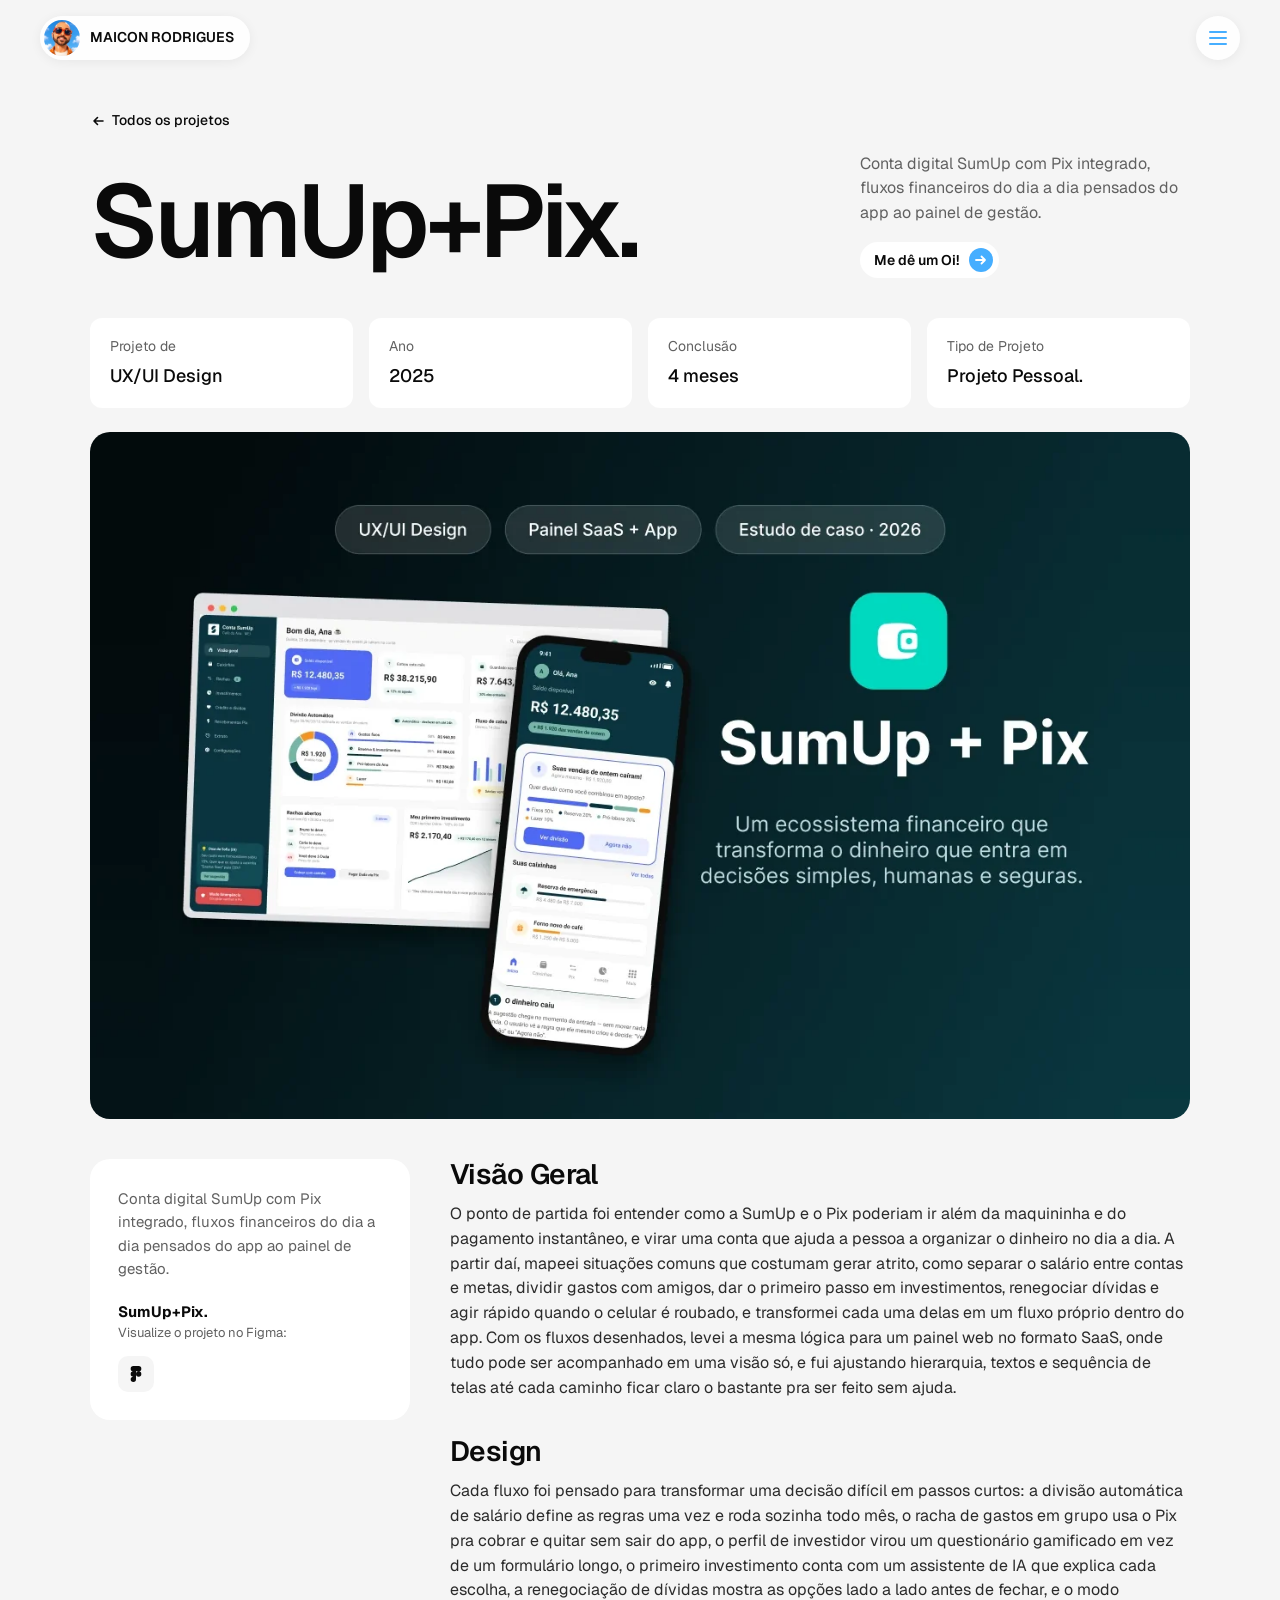
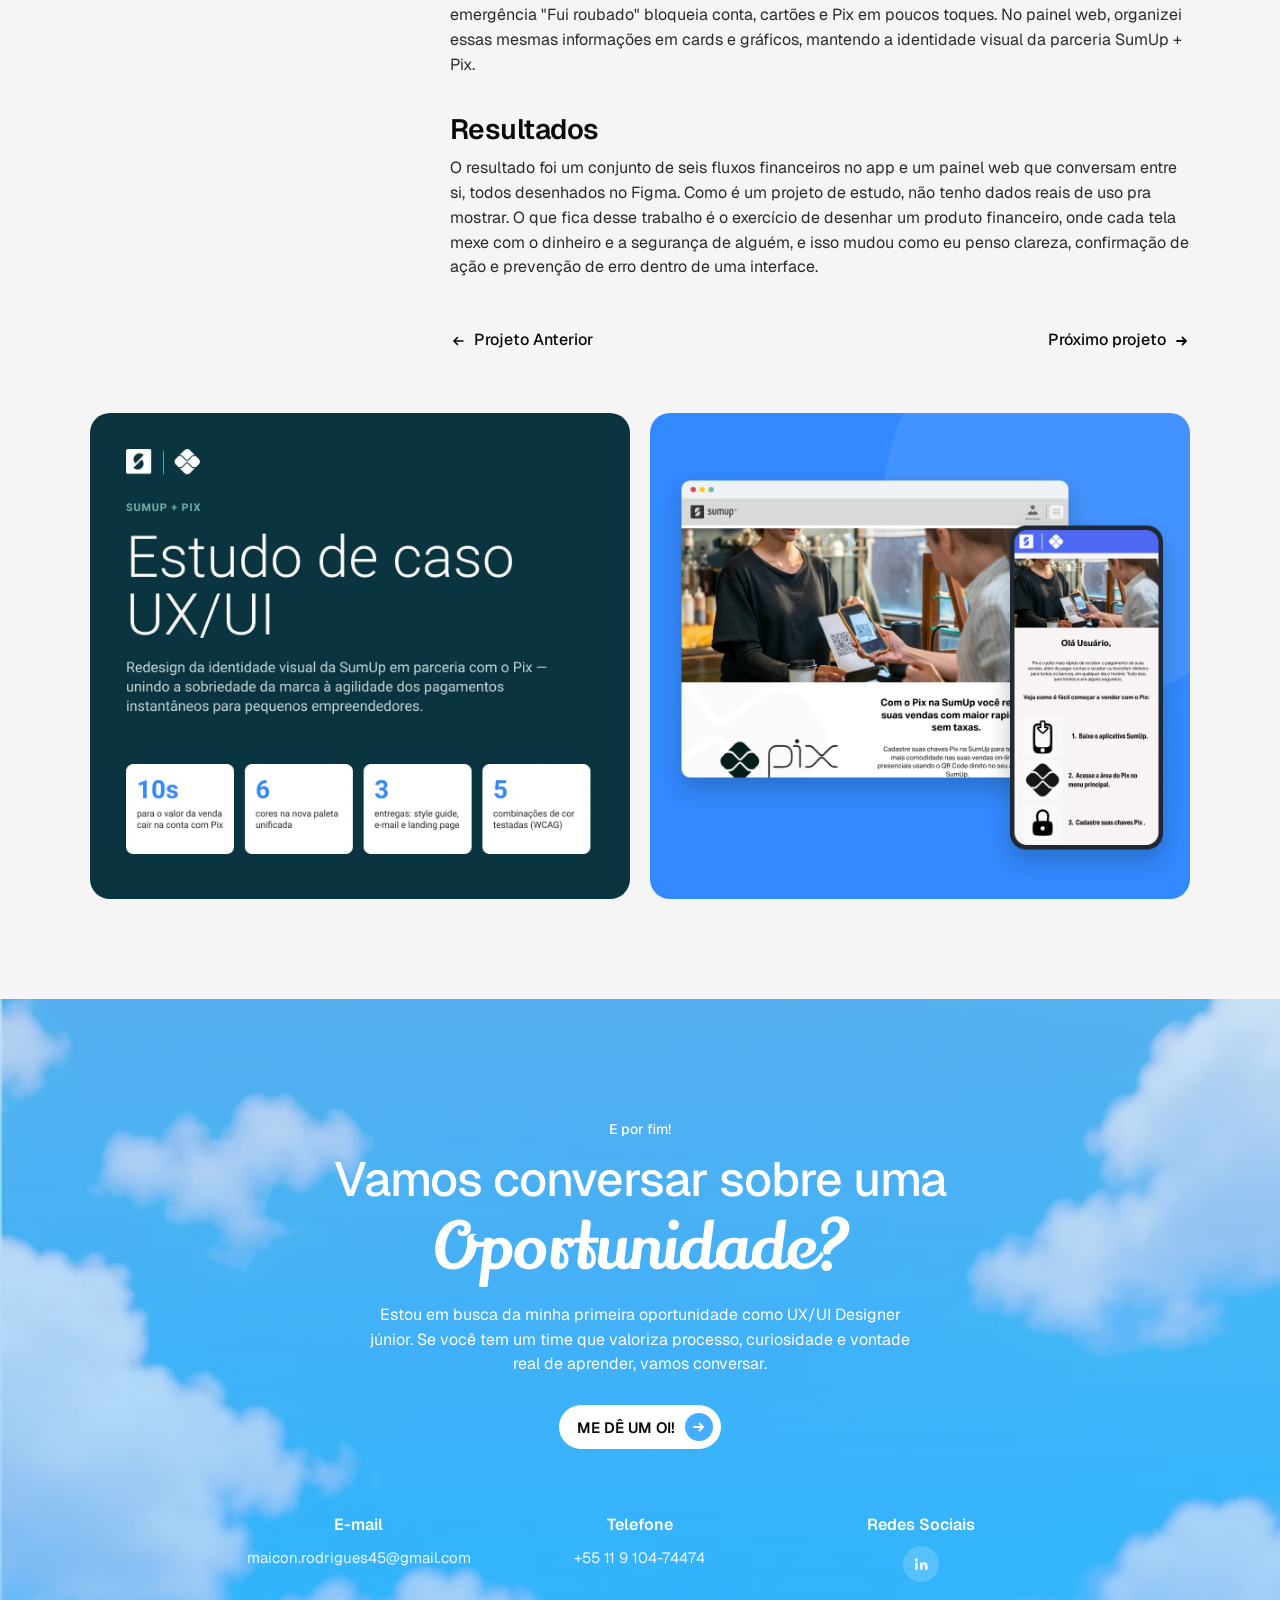
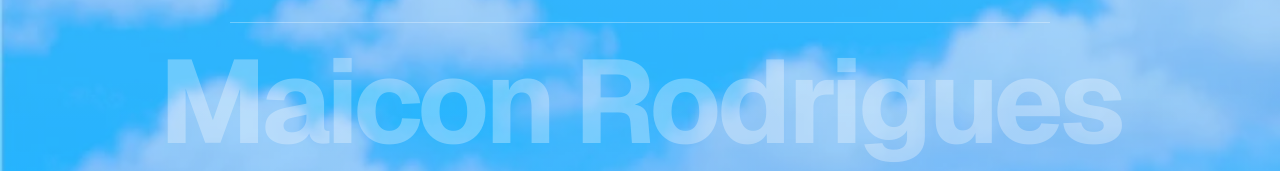
<file: projects/sumup-pix/index.html>
<!doctype html>
<html lang="pt-BR">
<head>
<meta charset="utf-8">
<meta name="viewport" content="width=device-width, initial-scale=1">
<title>SumUp+Pix | Maicon Rodrigues</title>
<meta name="description" content="Conta digital SumUp com Pix integrado, fluxos financeiros do dia a dia pensados do app ao painel de gestão.">
<link rel="canonical" href="https://portfmaicon.com.br/projects/sumup-pix">
<meta property="og:type" content="website">
<meta property="og:title" content="SumUp+Pix | Maicon Rodrigues">
<meta property="og:description" content="Conta digital SumUp com Pix integrado, fluxos financeiros do dia a dia pensados do app ao painel de gestão.">
<meta property="og:url" content="https://portfmaicon.com.br/projects/sumup-pix">
<meta property="og:image" content="https://portfmaicon.com.br/img/geral/og.jpg">
<meta name="twitter:card" content="summary_large_image">
<link rel="icon" href="../../img/geral/favicon.png">
<link rel="apple-touch-icon" href="../../img/geral/favicon.png">
<link rel="preconnect" href="https://fonts.googleapis.com">
<link rel="preconnect" href="https://fonts.gstatic.com" crossorigin>
<link href="https://fonts.googleapis.com/css2?family=Geist:wght@400;500;600;700&family=Lily+Script+One&display=swap" rel="stylesheet">
<link rel="stylesheet" href="../../css/style.css?v=6">
</head>
<body>
<header class="nav">
  <a class="nav__marca" href="../../index.html">
    <img src="../../img/geral/avatar-mini.webp" alt="" width="40" height="40">
    <span>MAICON RODRIGUES</span>
  </a>
  <button class="nav__botao" aria-label="Abrir menu" aria-expanded="false" aria-controls="menu">
    <span></span><span></span><span></span>
  </button>
</header>
<nav class="menu" id="menu" aria-hidden="true">
  <ul>
    <li><a href="../../index.html">Início</a></li>
    <li><a href="../../projects/index.html">Projetos</a></li>
    <li><a href="../../index.html#sobre">Sobre</a></li>
    <li><a href="../../contact-me/index.html">Contato</a></li>
  </ul>
  <a class="menu__linkedin" href="https://linkedin.com/in/maiconrodri" target="_blank" rel="noopener">LinkedIn</a>
</nav>
<main class="pagina">
<a class="voltar" href="../../projects/index.html"><svg viewBox="0 0 16 16" aria-hidden="true"><path d="M13 8H4M7.5 4.5 4 8l3.5 3.5" fill="none" stroke="currentColor" stroke-width="1.6" stroke-linecap="round" stroke-linejoin="round"/></svg><span>Todos os projetos</span></a>
<section class="topo topo--case">
  <div class="topo__esq"><h1>SumUp+Pix.</h1></div>
  <div class="topo__dir">
    <p>Conta digital SumUp com Pix integrado, fluxos financeiros do dia a dia pensados do app ao painel de gestão.</p>
    <a class="btn btn--branco btn--peq" href="../../contact-me/index.html"><span>Me dê um Oi!</span><i><svg viewBox="0 0 16 16" aria-hidden="true"><path d="M3 8h9M8.5 4.5 12 8l-3.5 3.5" fill="none" stroke="currentColor" stroke-width="1.8" stroke-linecap="round" stroke-linejoin="round"/></svg></i></a>
  </div>
</section>
<dl class="meta">
  <div><dt>Projeto de</dt><dd>UX/UI Design</dd></div>
  <div><dt>Ano</dt><dd>2025</dd></div>
  <div><dt>Conclusão</dt><dd>4 meses</dd></div>
  <div><dt>Tipo de Projeto</dt><dd>Projeto Pessoal.</dd></div>
</dl>
<figure class="case__capa"><img src="../../img/projetos/sumup-largo.webp" alt="Capa do projeto SumUp+Pix"></figure>
<div class="case">
  <aside class="painel case__lado">
    <p>Conta digital SumUp com Pix integrado, fluxos financeiros do dia a dia pensados do app ao painel de gestão.</p>
    <strong>SumUp+Pix.</strong>
    <span>Visualize o projeto no Figma:</span>
    <div class="case__icones"><a class="icone" href="https://www.figma.com/design/hEcRAVlD6ceczMcSUrhvOu/SumUp-Pix?node-id=0-1&t=umJWlIbliz61X2He-1" target="_blank" rel="noopener" aria-label="Abrir no Figma"><svg viewBox="0 0 24 24" aria-hidden="true"><path fill="currentColor" d="M8 24a4 4 0 0 0 4-4v-4H8a4 4 0 0 0 0 8Zm-4-12a4 4 0 0 1 4-4h4v8H8a4 4 0 0 1-4-4Zm0-8a4 4 0 0 1 4-4h4v8H8a4 4 0 0 1-4-4Zm8-4h4a4 4 0 0 1 0 8h-4V0Zm8 12a4 4 0 1 1-8 0 4 4 0 0 1 8 0Z"/></svg></a></div>
  </aside>
  <article class="case__texto">
    <h2>Visão Geral</h2>
    <p>O ponto de partida foi entender como a SumUp e o Pix poderiam ir além da maquininha e do pagamento instantâneo, e virar uma conta que ajuda a pessoa a organizar o dinheiro no dia a dia. A partir daí, mapeei situações comuns que costumam gerar atrito, como separar o salário entre contas e metas, dividir gastos com amigos, dar o primeiro passo em investimentos, renegociar dívidas e agir rápido quando o celular é roubado, e transformei cada uma delas em um fluxo próprio dentro do app. Com os fluxos desenhados, levei a mesma lógica para um painel web no formato SaaS, onde tudo pode ser acompanhado em uma visão só, e fui ajustando hierarquia, textos e sequência de telas até cada caminho ficar claro o bastante pra ser feito sem ajuda.</p>
    <h2>Design</h2>
    <p>Cada fluxo foi pensado para transformar uma decisão difícil em passos curtos: a divisão automática de salário define as regras uma vez e roda sozinha todo mês, o racha de gastos em grupo usa o Pix pra cobrar e quitar sem sair do app, o perfil de investidor virou um questionário gamificado em vez de um formulário longo, o primeiro investimento conta com um assistente de IA que explica cada escolha, a renegociação de dívidas mostra as opções lado a lado antes de fechar, e o modo emergência &quot;Fui roubado&quot; bloqueia conta, cartões e Pix em poucos toques. No painel web, organizei essas mesmas informações em cards e gráficos, mantendo a identidade visual da parceria SumUp + Pix.</p>
    <h2>Resultados</h2>
    <p>O resultado foi um conjunto de seis fluxos financeiros no app e um painel web que conversam entre si, todos desenhados no Figma. Como é um projeto de estudo, não tenho dados reais de uso pra mostrar. O que fica desse trabalho é o exercício de desenhar um produto financeiro, onde cada tela mexe com o dinheiro e a segurança de alguém, e isso mudou como eu penso clareza, confirmação de ação e prevenção de erro dentro de uma interface.</p>
    <nav class="navcase"><a class="navcase__link" href="../../projects/lacreisaude/index.html"><svg viewBox="0 0 16 16" aria-hidden="true"><path d="M13 8H4M7.5 4.5 4 8l3.5 3.5" fill="none" stroke="currentColor" stroke-width="1.6" stroke-linecap="round" stroke-linejoin="round"/></svg><span>Projeto Anterior</span></a><a class="navcase__link navcase__link--prox" href="../../projects/projetoitau/index.html"><span>Próximo projeto</span><svg viewBox="0 0 16 16" aria-hidden="true"><path d="M3 8h9M8.5 4.5 12 8l-3.5 3.5" fill="none" stroke="currentColor" stroke-width="1.8" stroke-linecap="round" stroke-linejoin="round"/></svg></a></nav>
  </article>
</div>
<div class="galeria"><figure class="revelar"><img src="../../img/projetos/sumup-2.webp" alt="Telas do projeto SumUp+Pix" loading="lazy"></figure><figure class="revelar"><img src="../../img/projetos/sumup-3.webp" alt="Telas do projeto SumUp+Pix" loading="lazy"></figure></div>
</main>
<footer class="rodape">
  <img class="rodape__ceu" src="../../img/geral/ceu.webp" alt="" aria-hidden="true" loading="lazy">
  <div class="rodape__conteudo revelar">
    <p class="rotulo rotulo--claro">E por fim!</p>
    <h2 class="rodape__titulo">Vamos conversar sobre uma <span class="script">Oportunidade?</span></h2>
    <p class="rodape__texto">Estou em busca da minha primeira oportunidade como UX/UI Designer júnior. Se você tem um time que valoriza processo, curiosidade e vontade real de aprender, vamos conversar.</p>
    <a class="btn btn--branco" href="../../contact-me/index.html"><span>ME DÊ UM OI!</span><i><svg viewBox="0 0 16 16" aria-hidden="true"><path d="M3 8h9M8.5 4.5 12 8l-3.5 3.5" fill="none" stroke="currentColor" stroke-width="1.8" stroke-linecap="round" stroke-linejoin="round"/></svg></i></a>
    <div class="rodape__contatos">
      <div><span>E-mail</span><a href="mailto:maicon.rodrigues45@gmail.com">maicon.rodrigues45@gmail.com</a></div>
      <div><span>Telefone</span><a href="tel:+5511910474474">+55 11 9 104-74474</a></div>
      <div><span>Redes Sociais</span><a class="rodape__in" href="https://linkedin.com/in/maiconrodri" target="_blank" rel="noopener" aria-label="LinkedIn de Maicon Rodrigues"><svg viewBox="0 0 24 24" aria-hidden="true"><path fill="currentColor" d="M4.98 3.5a2.5 2.5 0 1 1 0 5 2.5 2.5 0 0 1 0-5ZM3 9.75h4v11H3v-11Zm6.5 0h3.8v1.5h.06c.53-1 1.83-2.06 3.77-2.06 4.03 0 4.77 2.65 4.77 6.1v5.46h-4v-4.84c0-1.15-.02-2.64-1.6-2.64-1.6 0-1.85 1.25-1.85 2.55v4.93h-4v-11Z"/></svg></a></div>
    </div>
  </div>
  <p class="rodape__nome" aria-hidden="true">Maicon Rodrigues</p>
</footer>
<script src="../../js/main.js?v=6"></script>
</body>
</html>
</file>
<file: css/style.css>
/* =========================================================
   Portfólio Maicon Rodrigues
   Estilo único para todas as páginas.
   Dica: mude as cores e fontes só aqui em :root.
   ========================================================= */

:root {
  --fundo: #f5f5f5;
  --branco: #ffffff;
  --texto: #0a0a0a;
  --texto-suave: #616161;
  --azul: #46aeff;
  --azul-claro: #9dcff5;
  --marinho: #2c3f61;
  --borda: rgba(0, 0, 0, 0.08);

  --fonte: "Geist", system-ui, -apple-system, "Segoe UI", sans-serif;
  --fonte-script: "Lily Script One", cursive;

  --raio: 20px;
  --raio-peq: 12px;
  --largura: 1180px;
  --lateral: clamp(16px, 4vw, 40px);
}

*,
*::before,
*::after { box-sizing: border-box; }

html { scroll-behavior: smooth; }

body {
  margin: 0;
  background: var(--fundo);
  color: var(--texto);
  font-family: var(--fonte);
  font-size: 16px;
  line-height: 1.55;
  -webkit-font-smoothing: antialiased;
}

img { display: block; max-width: 100%; }
a { color: inherit; text-decoration: none; }
figure { margin: 0; }
h1, h2, h3 { margin: 0; font-weight: 600; letter-spacing: -0.02em; line-height: 1.1; }

.script {
  font-family: var(--fonte-script);
  font-weight: 400;
  letter-spacing: 0;
}
.script--bloco { display: block; }

.rotulo {
  margin: 0 0 12px;
  font-size: 14px;
  font-weight: 500;
  color: var(--texto);
}
.rotulo--claro { color: var(--branco); }

.escondido { position: absolute; left: -9999px; }

/* ---------- Botões ---------- */
.btn {
  display: inline-flex;
  align-items: center;
  gap: 10px;
  padding: 8px 8px 8px 18px;
  border: 0;
  border-radius: 999px;
  font: 600 15px/1 var(--fonte);
  cursor: pointer;
  transition: transform .2s ease, box-shadow .2s ease;
}
.btn i {
  display: grid;
  place-items: center;
  width: 28px;
  height: 28px;
  border-radius: 50%;
  background: var(--azul);
  color: var(--branco);
  transition: transform .2s ease;
}
.btn i svg { width: 16px; height: 16px; }
.btn:hover { transform: translateY(-2px); box-shadow: 0 8px 24px rgba(0, 0, 0, .12); }
.btn:hover i { transform: translateX(3px); }
.btn:focus-visible { outline: 3px solid var(--azul); outline-offset: 3px; }
.btn--branco { background: var(--branco); color: var(--texto); }
.btn--azul { background: var(--azul); color: var(--branco); }
.btn--azul i { background: var(--branco); color: var(--azul); }
.btn--peq { font-size: 14px; padding: 6px 6px 6px 14px; }
.btn--peq i { width: 24px; height: 24px; }

/* ---------- Navegação ---------- */
.nav {
  position: fixed;
  inset: 16px var(--lateral) auto;
  z-index: 50;
  display: flex;
  justify-content: space-between;
  align-items: center;
  pointer-events: none;
}
.nav > * { pointer-events: auto; }

.nav__marca {
  display: flex;
  align-items: center;
  gap: 10px;
  padding: 4px 16px 4px 4px;
  background: rgba(255, 255, 255, .85);
  backdrop-filter: blur(12px);
  -webkit-backdrop-filter: blur(12px);
  border-radius: 999px;
  font-size: 14px;
  font-weight: 600;
  box-shadow: 0 2px 12px rgba(0, 0, 0, .06);
}
.nav__marca img { width: 36px; height: 36px; border-radius: 50%; object-fit: cover; }

.nav__botao {
  display: grid;
  place-content: center;
  gap: 4px;
  width: 44px;
  height: 44px;
  border: 0;
  border-radius: 50%;
  background: rgba(255, 255, 255, .85);
  backdrop-filter: blur(12px);
  -webkit-backdrop-filter: blur(12px);
  box-shadow: 0 2px 12px rgba(0, 0, 0, .06);
  cursor: pointer;
}
.nav__botao span {
  display: block;
  width: 18px;
  height: 2px;
  border-radius: 2px;
  background: var(--azul);
  transition: transform .3s ease, opacity .3s ease;
}
.menu-aberto .nav__botao span:nth-child(1) { transform: translateY(6px) rotate(45deg); }
.menu-aberto .nav__botao span:nth-child(2) { opacity: 0; }
.menu-aberto .nav__botao span:nth-child(3) { transform: translateY(-6px) rotate(-45deg); }

.menu {
  position: fixed;
  top: 72px;
  right: var(--lateral);
  z-index: 49;
  min-width: 240px;
  padding: 12px;
  background: var(--branco);
  border-radius: var(--raio);
  box-shadow: 0 20px 50px rgba(0, 0, 0, .15);
  opacity: 0;
  visibility: hidden;
  transform: translateY(-8px);
  transition: opacity .25s ease, transform .25s ease, visibility .25s;
}
.menu-aberto .menu { opacity: 1; visibility: visible; transform: none; }
.menu ul { list-style: none; margin: 0; padding: 0; }
.menu li a {
  display: block;
  padding: 12px 14px;
  border-radius: var(--raio-peq);
  font-size: 18px;
  font-weight: 500;
}
.menu li a:hover { background: var(--fundo); }
.menu__linkedin {
  display: block;
  margin-top: 8px;
  padding: 12px 14px;
  border-top: 1px solid var(--borda);
  color: var(--azul);
  font-weight: 600;
}

/* ---------- Hero (home) ---------- */
.hero {
  position: relative;
  height: 100vh;
  height: 100svh;
  min-height: 620px;
  overflow: hidden;
  background: linear-gradient(var(--azul-claro), var(--azul));
  color: var(--branco);
}
.hero__ceu {
  position: absolute;
  left: -5%;
  top: -5%;
  width: 110%;
  height: 110%;
  max-width: none;
  object-fit: cover;
  will-change: transform;
}

/* Palco centraliza a cabeça na tela */
.hero__palco {
  position: absolute;
  inset: 0;
  display: flex;
  align-items: flex-start;
  justify-content: center;
  padding-top: 24px;
  perspective: 700px;
  pointer-events: none;
}
.hero__flutua {
  height: 78%;
  display: flex;
  justify-content: center;
  animation: flutuar 4s ease-in-out infinite;
}
@keyframes flutuar {
  0%, 100% { transform: translateY(0); }
  50% { transform: translateY(-10px); }
}
.hero__avatar {
  position: relative;
  height: 100%;
  aspect-ratio: 1200 / 1320;
  max-width: none;
  transform-origin: 50% 75%;
  will-change: transform;
}
.hero__avatar img {
  position: absolute;
  inset: 0;
  width: 100%;
  height: 100%;
  object-fit: contain;
  opacity: 0;
  transition: opacity .18s ease-out;
}
.hero__avatar img.ativo { opacity: 1; }

/* Textos centralizados embaixo */
.hero__base {
  position: absolute;
  left: var(--lateral);
  right: var(--lateral);
  bottom: 36px;
  display: flex;
  flex-direction: column;
  align-items: center;
  text-align: center;
}
.hero__titulo {
  display: flex;
  flex-direction: column;
  align-items: flex-start;
}
.hero__oi { margin: 0 0 2px 0.3em; font-size: 16px; font-weight: 500; }
.hero h1 {
  font-size: clamp(52px, 9vw, 120px);
  line-height: 1;
  text-shadow: 0 4px 30px rgba(44, 63, 97, .3);
}
.hero__texto {
  max-width: 460px;
  margin: 14px 0 0;
  font-size: 17px;
  font-weight: 500;
  color: var(--marinho);
}

/* ---------- Seções ---------- */
.secao {
  max-width: var(--largura);
  margin: 0 auto;
  padding: 120px var(--lateral);
}
.secao__cabeca { text-align: center; margin-bottom: 56px; }
.secao__cabeca h2 { font-size: clamp(36px, 5vw, 56px); }
.secao__cabeca .script { font-size: 1.05em; }

.divisor {
  max-width: var(--largura);
  margin: 0 auto;
  border: 0;
  border-top: 1px solid var(--borda);
}
.centro { display: flex; justify-content: center; margin-top: 48px; }

/* ---------- Cards de projeto ---------- */
.zigue { display: flex; flex-direction: column; gap: 40px; }

.card {
  position: relative;
  display: block;
  overflow: hidden;
  border-radius: var(--raio);
  background: #ddd;
  aspect-ratio: 1.36;
}
.card--esq,
.card--dir { width: min(100%, 680px); }
.card--dir { align-self: flex-end; }
.card--largo { aspect-ratio: 1.6; }

.card img {
  width: 100%;
  height: 100%;
  object-fit: cover;
  transition: transform .6s ease;
}
.card:hover img { transform: scale(1.04); }

.card__info {
  position: absolute;
  left: 16px;
  right: 16px;
  bottom: 16px;
  padding: 18px 20px;
  border-radius: 14px;
  background: rgba(255, 255, 255, .55);
  backdrop-filter: blur(14px);
  -webkit-backdrop-filter: blur(14px);
}
.card__info h3 { font-size: 24px; font-weight: 500; margin-bottom: 10px; }

.tags { display: flex; flex-wrap: wrap; gap: 6px; margin: 0; padding: 0; list-style: none; }
.tags li {
  padding: 4px 10px;
  border-radius: 6px;
  background: var(--branco);
  font-size: 13px;
  font-weight: 500;
}

/* ---------- Sobre ---------- */
.sobre {
  display: grid;
  grid-template-columns: 1fr 1fr;
  gap: 20px;
}
.sobre__foto img {
  width: 100%;
  height: 100%;
  min-height: 420px;
  object-fit: cover;
  object-position: center 25%;
  border-radius: var(--raio);
}

.painel {
  padding: 28px;
  border-radius: var(--raio);
  background: var(--branco);
}
.painel h3 { font-size: 20px; margin-bottom: 14px; }
.painel p { color: var(--texto-suave); }
.painel__titulo { font-size: 15px !important; font-weight: 500; }

.sobre__texto { display: flex; flex-direction: column; }
.sobre__texto p { margin: 0 0 14px; }
.sobre__assinatura { width: 140px; margin-top: auto; mix-blend-mode: multiply; }

.skills,
.exps { list-style: none; margin: 0; padding: 0; display: grid; gap: 10px; }

.skills li {
  display: flex;
  align-items: center;
  gap: 14px;
  padding: 12px;
  border-radius: var(--raio-peq);
  background: var(--fundo);
}
.skill__icone {
  display: grid;
  place-items: center;
  flex-shrink: 0;
  width: 36px;
  height: 36px;
  border-radius: 8px;
  font-size: 13px;
  font-weight: 700;
}
.skills strong { display: block; font-weight: 600; }
.skills div span,
.exps span { font-size: 14px; color: var(--texto-suave); }

.exps li {
  display: flex;
  justify-content: space-between;
  align-items: center;
  gap: 12px;
  padding: 14px 16px;
  border-radius: var(--raio-peq);
  background: var(--fundo);
}
.exps strong { display: block; font-weight: 600; }
.exps em {
  flex-shrink: 0;
  padding: 4px 10px;
  border-radius: 6px;
  background: var(--branco);
  font-size: 12px;
  font-style: normal;
  white-space: nowrap;
}

/* ---------- Processos ---------- */
.processos { display: grid; grid-template-columns: repeat(3, 1fr); gap: 20px; }
.processo {
  position: relative;
  overflow: hidden;
  min-height: 0;
  padding: 24px;
  border-radius: var(--raio);
  background: var(--branco);
  display: flex;
  flex-direction: column;
  justify-content: flex-start;
  padding-top: 150px;
}
.processo__pontos { position: absolute; top: 24px; left: 24px; display: flex; gap: 4px; }
.processo__pontos i { width: 7px; height: 7px; border-radius: 50%; background: var(--azul); }
.processo__num {
  position: absolute;
  top: 16px;
  right: 18px;
  font-size: 120px;
  font-weight: 700;
  line-height: 1;
  color: #ededed;
  -webkit-text-stroke: 1.5px #c4c4c4;
}
.processo h3 { font-size: 20px; margin-bottom: 8px; }
.processo p { margin: 0; font-size: 15px; color: var(--texto-suave); }

.foto-larga img { width: 100%; height: min(100vh, 820px); object-fit: cover; }

/* ---------- Rodapé ---------- */
.rodape {
  position: relative;
  overflow: hidden;
  padding: 120px var(--lateral) 0;
  background: linear-gradient(var(--azul-claro), var(--azul));
  color: var(--branco);
  text-align: center;
}
.rodape__conteudo { position: relative; z-index: 2; max-width: 820px; margin: 0 auto; }
.rodape__titulo { font-size: clamp(30px, 4.4vw, 48px); font-weight: 500; }
.rodape__titulo .script { display: block; margin-top: 6px; font-size: 1.35em; }
.rodape__texto { max-width: 560px; margin: 20px auto 28px; font-size: 16px; }
.rodape__contatos {
  display: grid;
  grid-template-columns: repeat(3, 1fr);
  gap: 24px;
  margin-top: 64px;
  padding-bottom: 40px;
  border-bottom: 1px solid rgba(255, 255, 255, .3);
}
.rodape__contatos span { display: block; margin-bottom: 8px; font-weight: 600; }
.rodape__contatos a { font-size: 15px; opacity: .9; }
.rodape__contatos a:hover { opacity: 1; text-decoration: underline; }
.rodape__in {
  display: inline-grid !important;
  place-items: center;
  width: 36px;
  height: 36px;
  border-radius: 50%;
  background: rgba(255, 255, 255, .2);
}
.rodape__in svg { width: 16px; height: 16px; }
.rodape__nome {
  position: relative;
  z-index: 1;
  margin: 0;
  padding: 20px 0 10px;
  font-size: clamp(28px, 9.2vw, 150px);
  font-weight: 700;
  letter-spacing: -0.04em;
  line-height: 1;
  white-space: nowrap;
  color: rgba(255, 255, 255, .3);
}
.rodape__ceu {
  position: absolute;
  inset: 0;
  width: 100%;
  height: 100%;
  object-fit: cover;
  opacity: .45;
  pointer-events: none;
}

/* ---------- Páginas internas ---------- */
.pagina {
  max-width: var(--largura);
  margin: 0 auto;
  padding: 110px var(--lateral) 100px;
}
.topo {
  display: flex;
  justify-content: space-between;
  align-items: flex-end;
  gap: 40px;
  margin-bottom: 40px;
}
.topo h1 { font-size: clamp(48px, 7vw, 96px); font-weight: 600; letter-spacing: -0.04em; }
.topo__script { font-size: .8em; letter-spacing: 0; margin-left: .7em; }
.topo__script--dir { margin-left: 2.4em; margin-top: .1em; transform: rotate(-4deg); }
.topo__dir { max-width: 330px; }
.topo__dir p { margin: 0 0 16px; color: var(--texto-suave); }
.topo--simples { min-height: 50vh; align-items: center; }
.topo__nota { color: var(--texto-suave); margin: 16px 0 24px; }

.lista { display: grid; gap: 24px; }

.voltar {
  display: inline-flex;
  align-items: center;
  gap: 6px;
  margin-bottom: 20px;
  font-size: 14px;
  font-weight: 500;
}
.voltar svg { width: 16px; height: 16px; }

/* ---------- Case ---------- */
.topo--case h1 { font-size: clamp(48px, 8vw, 104px); }

.meta {
  display: grid;
  grid-template-columns: repeat(4, 1fr);
  gap: 16px;
  margin: 0 0 24px;
}
.meta div { padding: 18px 20px; border-radius: var(--raio-peq); background: var(--branco); }
.meta dt { font-size: 14px; color: var(--texto-suave); }
.meta dd { margin: 4px 0 0; font-size: 18px; font-weight: 500; }

.case__capa img {
  width: 100%;
  aspect-ratio: 16 / 10;
  object-fit: cover;
  border-radius: var(--raio);
}

.case {
  display: grid;
  grid-template-columns: 320px 1fr;
  gap: 40px;
  margin-top: 40px;
  align-items: start;
}
.case__lado { position: sticky; top: 90px; font-size: 15px; }
.case__lado p { margin: 0 0 20px; }
.case__lado strong { display: block; }
.case__lado span { display: block; font-size: 13px; color: var(--texto-suave); }
.case__icones { display: flex; gap: 8px; margin-top: 12px; }
.icone {
  display: grid;
  place-items: center;
  width: 36px;
  height: 36px;
  border-radius: 10px;
  background: var(--fundo);
  transition: background .2s ease, color .2s ease;
}
.icone:hover { background: var(--azul); color: var(--branco); }
.icone svg { width: 16px; height: 16px; }

.case__texto h2 { font-size: 28px; margin: 0 0 12px; }
.case__texto h2:not(:first-child) { margin-top: 36px; }
.case__texto p { margin: 0; color: #2b2b2b; }

.navcase { display: flex; justify-content: space-between; gap: 16px; margin-top: 48px; }
.navcase__link { display: inline-flex; align-items: center; gap: 8px; font-weight: 500; }
.navcase__link svg { width: 16px; height: 16px; transition: transform .2s ease; }
.navcase__link:hover svg { transform: translateX(-3px); }
.navcase__link--prox { margin-left: auto; }
.navcase__link--prox:hover svg { transform: translateX(3px); }

.galeria {
  display: grid;
  grid-template-columns: 1fr 1fr;
  gap: 20px;
  margin-top: 60px;
}
.galeria img { width: 100%; height: 100%; object-fit: cover; border-radius: var(--raio); }

/* ---------- Contato ---------- */
.contato { display: grid; grid-template-columns: 1fr 1fr; gap: 20px; }
.contato img { width: 100%; height: 100%; object-fit: cover; border-radius: var(--raio); }
.contato__foto { position: relative; min-height: 420px; }
.contato__foto img { position: absolute; inset: 0; object-position: center 30%; }
.contato__img img { aspect-ratio: 1.5; object-position: center 30%; }

.form { display: flex; flex-direction: column; gap: 18px; }
.form label { display: flex; flex-direction: column; gap: 8px; font-size: 14px; font-weight: 600; }
.form input,
.form textarea {
  width: 100%;
  padding: 12px 14px;
  border: 1px solid transparent;
  border-radius: 10px;
  background: var(--fundo);
  font: 400 15px/1.4 var(--fonte);
  color: var(--texto);
  resize: vertical;
}
.form input:focus,
.form textarea:focus { outline: none; border-color: var(--azul); background: var(--branco); }
.form .btn { align-self: flex-start; }

/* ---------- Animação de entrada ---------- */
.revelar { opacity: 0; transform: translateY(24px); transition: opacity .7s ease, transform .7s ease; }
.revelar.visivel { opacity: 1; transform: none; }

@media (prefers-reduced-motion: reduce) {
  html { scroll-behavior: auto; }
  .revelar { opacity: 1; transform: none; transition: none; }
  .hero__avatar img { transition: none; }
  .hero__flutua { animation: none; }
}

/* ---------- Responsivo ---------- */
@media (max-width: 900px) {
  .processos { grid-template-columns: 1fr; }
  .sobre,
  .contato,
  .case { grid-template-columns: 1fr; }
  .case__lado { position: static; }
  .meta { grid-template-columns: 1fr 1fr; }
  .topo { flex-direction: column; align-items: flex-start; }
  .topo__dir { max-width: none; }
}

@media (max-width: 640px) {
  .hero { min-height: 560px; }
  .hero__palco { align-items: flex-start; padding-top: 76px; }
  .hero__flutua { height: auto; width: 100%; }
  .hero__avatar { height: auto; width: 128vw; flex-shrink: 0; }
  .hero__base { bottom: 28px; }
  .hero__texto { font-size: 15px; }
  .secao { padding: 80px var(--lateral); }
  /* No celular a imagem aparece inteira e as informações vão embaixo */
  .card,
  .card--largo { aspect-ratio: auto; background: var(--branco); }
  .card img { height: auto; }
  .card:hover img { transform: none; }
  .card__info {
    position: static;
    padding: 14px 16px 16px;
    border-radius: 0;
    background: var(--branco);
    backdrop-filter: none;
    -webkit-backdrop-filter: none;
  }
  .card__info h3 { font-size: 20px; }
  .card__info .tags li { background: var(--fundo); }
  .rodape__contatos { grid-template-columns: 1fr; }
  .galeria { grid-template-columns: 1fr; }
  .exps li { flex-direction: column; align-items: flex-start; }
  .nav__marca span { font-size: 13px; }
}

.form__erro {
  margin: 0;
  padding: 12px 14px;
  border-radius: 10px;
  background: #fdecec;
  color: #a12020 !important;
  font-size: 14px;
}
</file>
